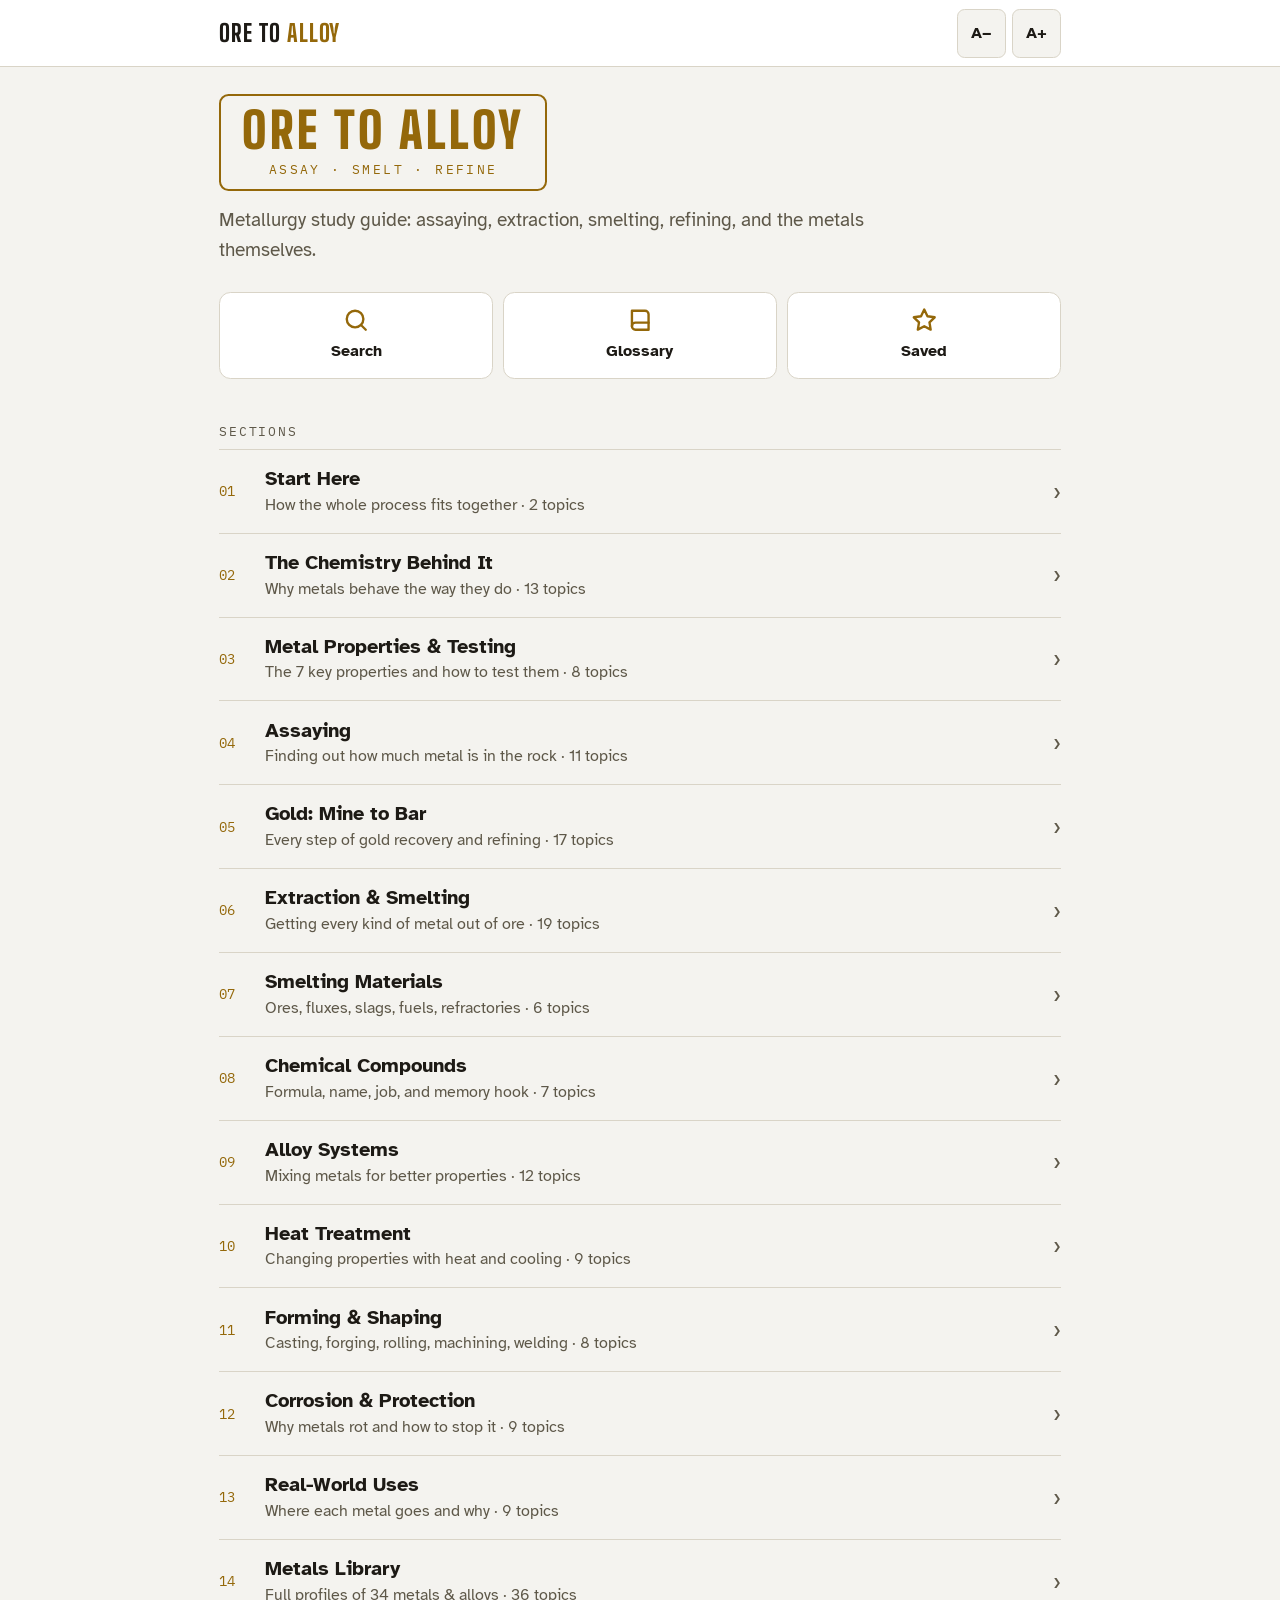
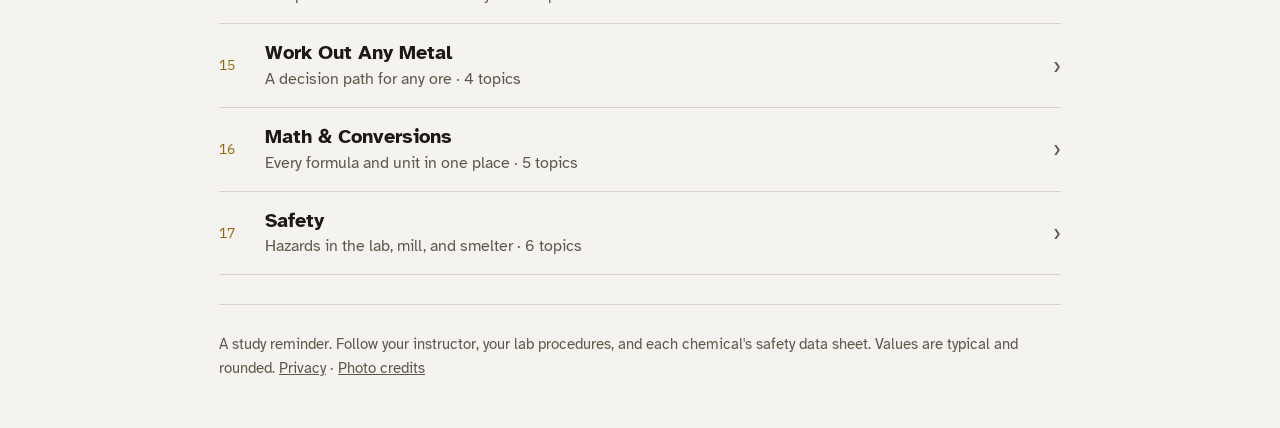
<file: index.html>
<!doctype html>
<html lang="en">
<head>
<meta charset="utf-8">
<meta name="viewport" content="width=device-width, initial-scale=1, viewport-fit=cover">
<title>Ore to Alloy</title>
<meta name="claude:viewport-fit-sides" content="cover">
<meta name="description" content="Free metallurgy study app: fire assaying, gold recovery from mine to 99.99% bar, smelting and refining of 34 metals, chemistry, alloys, heat treatment, corrosion, and a glossary.">
<meta name="theme-color" content="#1E1B16">
<meta name="apple-mobile-web-app-capable" content="yes">
<meta name="mobile-web-app-capable" content="yes">
<meta name="apple-mobile-web-app-title" content="Ore to Alloy">
<meta name="apple-mobile-web-app-status-bar-style" content="black-translucent">
<link rel="canonical" href="https://cloudstifa1-cpu.github.io/gold-forge/">
<meta property="og:type" content="website">
<meta property="og:title" content="Ore to Alloy — Metallurgy Study App">
<meta property="og:description" content="Free metallurgy study app: fire assaying, gold recovery from mine to 99.99% bar, smelting and refining of 34 metals, chemistry, alloys, heat treatment, corrosion, and a glossary.">
<meta property="og:url" content="https://cloudstifa1-cpu.github.io/gold-forge/">
<meta property="og:image" content="https://cloudstifa1-cpu.github.io/gold-forge/icon-512.png">
<meta name="twitter:card" content="summary">
<script type="application/ld+json">{"@context": "https://schema.org", "@type": "WebApplication", "name": "Ore to Alloy", "url": "https://cloudstifa1-cpu.github.io/gold-forge/", "description": "Free metallurgy study app: fire assaying, gold recovery from mine to 99.99% bar, smelting and refining of 34 metals, chemistry, alloys, heat treatment, corrosion, and a glossary.", "applicationCategory": "EducationalApplication", "operatingSystem": "Android, iOS, Windows, macOS", "isAccessibleForFree": true, "offers": {"@type": "Offer", "price": "0", "priceCurrency": "USD"}, "keywords": "metallurgy, fire assay, gold assay, smelting, refining, extractive metallurgy, heat treatment, study guide"}</script>
<link rel="manifest" href="manifest.webmanifest">
<link rel="icon" href="icon-192.png" type="image/png">
<link rel="apple-touch-icon" href="apple-touch-icon.png">
<link rel="preconnect" href="https://fonts.googleapis.com"><link rel="preconnect" href="https://fonts.gstatic.com" crossorigin><link rel="stylesheet" href="https://fonts.googleapis.com/css2?family=Atkinson+Hyperlegible:wght@400;700&family=Big+Shoulders+Display:wght@800;900&family=IBM+Plex+Mono:wght@400;700&display=swap">
<style>
:root{padding-top:env(safe-area-inset-top,0px);padding-bottom:env(safe-area-inset-bottom,0px)}
/* Layout: single column "assay ledger" — stamped bar header, big readable rows, slips for equations */
:root{
  --bg:#F4F3EF;        /* bone-ash cupel white */
  --surface:#FFFFFF;
  --sunk:#ECEAE3;
  --fg:#1D1A15;
  --muted:#5E5849;
  --line:#D9D4C7;
  --gold:#94680A;      /* deep fine-gold, readable on light */
  --gold-soft:#F3E6C2;
  --slag:#365565;      /* slag/steel blue for equations */
  --slag-soft:#E3ECF0;
  --warn:#9A2F1E;
  --warn-soft:#F8E4DE;
  --ok:#2E6B3A;
  --ok-soft:#DFF0E2;
  --f-display:"Big Shoulders Display","Arial Narrow","Roboto Condensed",sans-serif;
  --f-body:"Atkinson Hyperlegible",system-ui,-apple-system,"Segoe UI",Roboto,sans-serif;
  --f-mono:"IBM Plex Mono",ui-monospace,"SFMono-Regular",Menlo,Consolas,monospace;
  --fs:19px;
}
@media (prefers-color-scheme: dark){
  :root:not([data-theme="light"]){
    --bg:#14120E; --surface:#1E1B16; --sunk:#26221B; --fg:#F7F2E7; --muted:#DCD3C0; --line:#3A342A;
    --gold:#E3B847; --gold-soft:#3A2F14; --slag:#9DBACB; --slag-soft:#1C2A31;
    --warn:#F0937F; --warn-soft:#3A1C16; --ok:#8FD19E; --ok-soft:#173022; color-scheme:dark;
  }
}
:root[data-theme="dark"]{
  --bg:#14120E; --surface:#1E1B16; --sunk:#26221B; --fg:#F7F2E7; --muted:#DCD3C0; --line:#3A342A;
  --gold:#E3B847; --gold-soft:#3A2F14; --slag:#9DBACB; --slag-soft:#1C2A31;
  --warn:#F0937F; --warn-soft:#3A1C16; --ok:#8FD19E; --ok-soft:#173022; color-scheme:dark;
}
*{box-sizing:border-box}
html{font-size:var(--fs);-webkit-text-size-adjust:100%}
body{margin:0;background:var(--bg);color:var(--fg);font-family:var(--f-body);line-height:1.55;font-size:1rem;overflow-x:hidden}
body::before{content:"";position:fixed;inset:0 0 auto;height:env(safe-area-inset-top,0px);z-index:10;background:var(--surface)}
button,input{font:inherit;color:inherit}
button{cursor:pointer}
:focus-visible{outline:3px solid var(--gold);outline-offset:2px}
.wrap{max-width:46rem;margin:0 auto;padding-left:max(16px,env(safe-area-inset-left,0px));padding-right:max(16px,env(safe-area-inset-right,0px))}

/* Top bar */
.bar{position:sticky;top:env(safe-area-inset-top,0px);z-index:5;background:var(--surface);border-bottom:1px solid var(--line)}
.bar .wrap{display:flex;align-items:center;gap:.4rem;padding-block:.45rem;min-height:3.2rem}
.bar .back{border:0;background:none;font-size:1.5rem;line-height:1;padding:.3rem .5rem .3rem 0;color:var(--gold);min-width:2.6rem;min-height:2.6rem}
.bar .back[hidden]{display:none}
.brand{font-family:var(--f-display);font-weight:800;letter-spacing:.04em;text-transform:uppercase;font-size:1.25rem;flex:1;min-width:0;white-space:nowrap;overflow:hidden;text-overflow:ellipsis;border:0;background:none;text-align:left;padding:0}
.brand span{color:var(--gold)}
.sz{display:flex;gap:.3rem}
.sz button{border:1px solid var(--line);background:var(--bg);border-radius:.4rem;min-width:2.6rem;min-height:2.6rem;font-weight:700;font-size:.85rem}

/* Home hallmark */
.mark{padding-block:1.4rem 1rem}
.stamp{display:inline-flex;flex-direction:column;align-items:center;border:2px solid var(--gold);border-radius:.5rem;padding:.6rem 1.1rem .5rem;color:var(--gold)}
.stamp b{font-family:var(--f-display);font-size:2.6rem;line-height:.95;letter-spacing:.06em;text-transform:uppercase;font-weight:900}
.stamp small{font-family:var(--f-mono);font-size:.7rem;letter-spacing:.18em;margin-top:.25rem}
.mark p{margin:.8rem 0 0;color:var(--muted);max-width:34rem}

.tools{display:grid;grid-template-columns:repeat(3,1fr);gap:.5rem;padding-block:.4rem 1rem}
.tools button{border:1px solid var(--line);background:var(--surface);border-radius:.6rem;padding:.7rem .3rem;font-weight:700;font-size:.85rem;display:flex;flex-direction:column;align-items:center;gap:.25rem;min-height:4.2rem}
.tools svg{width:1.5rem;height:1.5rem;stroke:var(--gold);fill:none;stroke-width:2;stroke-linecap:round;stroke-linejoin:round}

.label{font-family:var(--f-mono);font-size:.7rem;letter-spacing:.14em;text-transform:uppercase;color:var(--muted);margin:1.2rem 0 .4rem}
.rows{list-style:none;margin:0;padding:0;border-top:1px solid var(--line)}
.rows li{border-bottom:1px solid var(--line)}
.rows button{width:100%;text-align:left;border:0;background:none;padding:.85rem 0;display:flex;align-items:center;gap:.8rem;min-height:3.4rem}
.rows .n{font-family:var(--f-mono);font-size:.75rem;color:var(--gold);min-width:1.6rem}
.rows .tx{flex:1;min-width:0}
.rows .tt{display:block;font-weight:700;font-size:1.05rem;line-height:1.3}
.rows .sb{display:block;color:var(--muted);font-size:.85rem;line-height:1.35;margin-top:.15rem}
.rows .ch{color:var(--muted);font-size:1.2rem}

/* Section header */
.head{padding-block:1.2rem .3rem}
.head h1{font-family:var(--f-display);font-weight:800;font-size:2.1rem;line-height:1.05;margin:0;text-wrap:balance;letter-spacing:.01em}
.head p{margin:.35rem 0 0;color:var(--muted)}
.crumb{font-family:var(--f-mono);font-size:.7rem;letter-spacing:.14em;text-transform:uppercase;color:var(--gold);border:0;background:none;padding:0;margin-bottom:.35rem;min-height:1.8rem}

/* Article */
.art{padding-block:.4rem 2rem}
.art h3{font-family:var(--f-display);font-weight:800;font-size:1.35rem;letter-spacing:.02em;margin:1.6rem 0 .4rem;text-wrap:balance;line-height:1.15}
.art p{margin:.6rem 0;max-width:40rem}
.art ul,.art ol{margin:.5rem 0;padding-left:1.4rem;max-width:40rem}
.art li{margin:.3rem 0;padding-left:.15rem}
.art ol li::marker{font-family:var(--f-mono);color:var(--gold);font-weight:700}
.art ul li::marker{color:var(--gold)}
.art strong{font-weight:700}
.eq{background:var(--slag-soft);color:var(--fg);border:1px solid var(--line);border-radius:.4rem;padding:.6rem .8rem;margin:.8rem 0;font-family:var(--f-mono);font-size:.88rem;line-height:1.6;overflow-x:auto}
.eq div{white-space:pre-wrap;word-break:break-word}
.warn{background:var(--warn-soft);border:1px solid var(--warn);border-radius:.4rem;padding:.65rem .8rem;margin:.9rem 0}
.warn::before{content:"SAFETY";display:block;font-family:var(--f-mono);font-size:.68rem;letter-spacing:.16em;color:var(--warn);font-weight:700;margin-bottom:.15rem}
.hl{background:var(--gold-soft);border-radius:.15rem;padding:0 .1rem}

.tbar{display:flex;gap:.5rem;align-items:center;margin-top:.6rem}
.star{border:1px solid var(--line);background:var(--surface);border-radius:2rem;padding:.35rem .9rem;font-size:.85rem;font-weight:700;min-height:2.6rem}
.star[aria-pressed="true"]{background:var(--gold-soft);border-color:var(--gold);color:var(--fg)}
.pager{display:grid;grid-template-columns:1fr 1fr;gap:.5rem;padding-block:1rem 2.5rem;border-top:1px solid var(--line)}
.pager button{border:1px solid var(--line);background:var(--surface);border-radius:.6rem;padding:.7rem .8rem;text-align:left;min-height:3.6rem;min-width:0}
.pager button:last-child{text-align:right}
.pager small{display:block;font-family:var(--f-mono);font-size:.68rem;letter-spacing:.12em;text-transform:uppercase;color:var(--muted)}
.pager span{display:block;font-weight:700;font-size:.9rem;line-height:1.3;overflow-wrap:anywhere}

/* Search & glossary */
.field{width:100%;border:2px solid var(--line);background:var(--surface);border-radius:.6rem;padding:.75rem .9rem;font-size:1.05rem;margin-top:.6rem}
.field:focus{border-color:var(--gold);outline:none}
.hits{list-style:none;margin:.8rem 0 2rem;padding:0;border-top:1px solid var(--line)}
.hits li{border-bottom:1px solid var(--line)}
.hits button{width:100%;text-align:left;border:0;background:none;padding:.8rem 0;min-height:3rem}
.hits .ht{display:block;font-weight:700}
.hits .hs{display:block;font-family:var(--f-mono);font-size:.68rem;letter-spacing:.12em;text-transform:uppercase;color:var(--gold);margin-bottom:.15rem}
.hits .hx{display:block;color:var(--muted);font-size:.88rem;margin-top:.2rem}
.gl dt{font-weight:700;margin-top:.9rem}
.gl dd{margin:.15rem 0 0;color:var(--fg);padding-bottom:.9rem;border-bottom:1px solid var(--line)}
.empty{color:var(--muted);padding-block:1rem}
.letters{display:flex;flex-wrap:wrap;gap:.3rem;margin-top:.7rem}
.letters button{border:1px solid var(--line);background:var(--surface);border-radius:.35rem;min-width:2.3rem;min-height:2.3rem;font-family:var(--f-mono);font-size:.8rem;font-weight:700}

/* Quiz */
.chips{display:flex;flex-wrap:wrap;gap:.4rem;margin-top:.6rem}
.chips button{border:1px solid var(--line);background:var(--surface);border-radius:2rem;padding:.45rem .85rem;font-size:.85rem;min-height:2.6rem}
.chips button[aria-pressed="true"]{background:var(--fg);color:var(--bg);border-color:var(--fg)}
.qcard{margin-block:1rem 2rem}
.qmeta{display:flex;justify-content:space-between;font-family:var(--f-mono);font-size:.72rem;letter-spacing:.12em;text-transform:uppercase;color:var(--muted);font-variant-numeric:tabular-nums}
.qq{font-size:1.2rem;font-weight:700;line-height:1.35;margin:.6rem 0 .9rem;text-wrap:balance}
.opts{display:flex;flex-direction:column;gap:.5rem}
.opts button{border:2px solid var(--line);background:var(--surface);border-radius:.6rem;padding:.8rem .9rem;text-align:left;min-height:3.2rem;line-height:1.35}
.opts button.right{border-color:var(--ok);background:var(--ok-soft)}
.opts button.wrong{border-color:var(--warn);background:var(--warn-soft)}
.opts button:disabled{cursor:default;opacity:1}
.fb{margin-top:.9rem;padding:.7rem .85rem;border-radius:.5rem;background:var(--sunk)}
.fb b{display:block;font-family:var(--f-mono);font-size:.72rem;letter-spacing:.14em;text-transform:uppercase}
.fb.ok b{color:var(--ok)} .fb.no b{color:var(--warn)}
.next{margin-top:1rem;width:100%;border:0;background:var(--gold);color:var(--bg);border-radius:.6rem;padding:.85rem;font-weight:700;font-size:1.05rem;min-height:3.2rem}
.ord{list-style:none;padding:0;margin:.4rem 0 .8rem;counter-reset:o}
.ord li{counter-increment:o;display:flex;gap:.6rem;align-items:baseline;padding:.45rem .2rem;border-bottom:1px dashed var(--line)}
.ord li::before{content:counter(o);font-family:var(--f-mono);font-weight:700;color:var(--gold);min-width:1.3rem}
.ord li.right::after{content:"✓";color:var(--ok);margin-left:auto;font-weight:700}
.ord li.wrong::after{content:"✗";color:var(--warn);margin-left:auto;font-weight:700}
.ordhint{color:var(--muted);font-size:.85rem}
.ghost{border:1px solid var(--line);background:none;border-radius:.6rem;padding:.6rem .9rem;margin-top:.6rem;min-height:2.8rem}
.score{font-family:var(--f-display);font-weight:900;font-size:3.4rem;color:var(--gold);line-height:1;font-variant-numeric:tabular-nums}

.foot{padding-block:1.5rem 2.5rem;color:var(--muted);font-size:.8rem;border-top:1px solid var(--line);margin-top:1.5rem}
@media (max-width:380px){.tools button{font-size:.75rem}.stamp b{font-size:2.1rem}}
@media (prefers-reduced-motion:no-preference){.view{animation:in .18s ease-out}@keyframes in{from{opacity:.4;transform:translateY(4px)}to{opacity:1;transform:none}}}

/* Photos */
.rows .thumb{width:3.4rem;height:3.4rem;object-fit:cover;border-radius:.45rem;flex:none;background:var(--sunk);border:1px solid var(--line)}
.gal{display:flex;gap:.7rem;overflow-x:auto;scroll-snap-type:x mandatory;padding-block:.9rem .2rem;margin-inline:-4px;padding-inline:4px;-webkit-overflow-scrolling:touch}
.gal figure{margin:0;flex:0 0 82%;scroll-snap-align:start;min-width:0}
.gal.one figure{flex-basis:100%}
.gal .ph{display:block;width:100%;padding:0;border:1px solid var(--line);border-radius:.6rem;overflow:hidden;background:var(--sunk);aspect-ratio:4/3;max-width:100%}
.gal img{width:100%;height:100%;object-fit:cover;display:block}
.gal figcaption{font-size:.85rem;line-height:1.35;margin-top:.35rem;color:var(--fg)}
.galhint{font-family:var(--f-mono);font-size:.68rem;letter-spacing:.1em;text-transform:uppercase;color:var(--muted);margin:.35rem 0 0}
.lb{position:fixed;inset:0;z-index:50;background:rgba(10,9,7,.96);display:flex;flex-direction:column;justify-content:center;align-items:center;gap:.8rem;
  padding:max(16px,env(safe-area-inset-top,0px)) max(16px,env(safe-area-inset-right,0px)) max(16px,env(safe-area-inset-bottom,0px)) max(16px,env(safe-area-inset-left,0px))}
.lb[hidden]{display:none}
.lb img{max-width:100%;max-height:70vh;object-fit:contain;border-radius:.4rem}
.lbx{position:absolute;top:max(12px,env(safe-area-inset-top,0px));right:max(12px,env(safe-area-inset-right,0px));border:1px solid #6b6252;background:#1E1B16;color:#F7F2E7;border-radius:2rem;padding:.5rem 1rem;font-weight:700;min-height:2.8rem}
.lbc{color:#F7F2E7;text-align:center;max-width:36rem;display:flex;flex-direction:column;gap:.3rem}
.lbc b{font-size:1.05rem}
.lbc span{font-size:.8rem;color:#E4DCCB}
.lbc a{color:#E3B847}
.cr{display:flex;gap:.8rem;align-items:center;padding:.6rem 0;color:inherit;text-decoration:none}
.cr img{width:3.2rem;height:3.2rem;object-fit:cover;border-radius:.4rem;flex:none}
.cr .ht{display:block;font-weight:700}
.cr .hx{display:block;color:var(--muted);font-size:.8rem;overflow-wrap:anywhere}

/* Diagrams */
.dia{margin:1rem 0 .4rem;padding:.6rem;border:1px solid var(--line);border-radius:.6rem;background:var(--surface);overflow-x:auto}
.dia svg{display:block;width:100%;height:auto;min-width:300px}
.dia figcaption{font-size:.85rem;margin-top:.4rem;color:var(--fg)}
.dia text{fill:var(--fg);font-family:var(--f-body)}
.dia .mu{fill:var(--muted)}
.dia .ln{fill:none;stroke:var(--fg);stroke-width:1.4}
.dia .ln2{fill:none;stroke:var(--fg);stroke-width:2.4}
.dia .bx{fill:var(--sunk);stroke:var(--fg);stroke-width:1.4}
.dia .gdf{fill:var(--gold)} .dia .gdt{fill:var(--gold)}
.dia .slf{fill:var(--slag)}
.dia .pb{fill:#6C7279} .dia .ag{fill:#D8DCE0;stroke:var(--gold);stroke-width:2}
.dia .cupel{fill:#E9E4D6;stroke:var(--fg)}
.dia .acid{fill:var(--slag-soft);stroke:none}
.dia .acid2{stroke:var(--slag);stroke-width:10;stroke-linecap:round}
.dia .fe{fill:#E8742A}
.dia .atom{fill:var(--slag);stroke:var(--surface);stroke-width:1}
.dia .atom2{fill:var(--gold);stroke:var(--surface);stroke-width:1}
.dia .froth{fill:var(--gold-soft)}
.dia .bub{fill:none;stroke:var(--slag);stroke-width:1.5}
.dia .imp{fill:#B87333;stroke:var(--fg)} .dia .inert{fill:#8C939A;stroke:var(--fg)} .dia .cath{fill:#D9824A;stroke:var(--fg)}
.dia .slime{stroke:var(--gold);stroke-width:5;stroke-linecap:round}
.dia .liner{stroke:var(--fg);stroke-width:4}
.dia .orepile{fill:var(--sunk);stroke:var(--fg);stroke-width:1.4}
.dia .mu-f{fill:var(--muted)}
.dia .drop{stroke:var(--slag);stroke-width:3;stroke-linecap:round}
.dia .stop-w{stop-color:var(--warn)} .dia .stop-o{stop-color:var(--ok)}
.dia .wt{fill:var(--warn)} .dia .okt{fill:var(--ok)}
.dia .wbar{fill:#B3361F} .dia .midbar{fill:var(--sunk);stroke:var(--line)} .dia .okbar{fill:#2E8B4A}
.dia .mbar{fill:var(--slag)}
.dia .curve{fill:none;stroke:var(--gold);stroke-width:3}
.dia .wdf{fill:var(--warn)}

</style>
</head>
<body>
<div class="bar"><div class="wrap">
<button class="back" id="back" aria-label="Back" hidden>‹</button>
<button class="brand" id="brand" aria-label="Home">Ore to <span>Alloy</span></button>
<div class="sz"><button id="aminus" aria-label="Smaller text">A−</button><button id="aplus" aria-label="Bigger text">A+</button></div>
</div></div>
<main id="app"></main>
<noscript><p style="padding:16px">Ore to Alloy needs JavaScript turned on.</p></noscript>
<script>
window.GF={sections:[],glossary:[],sec:function(s){this.sections.push(s);}};

GF.sec({id:'start', title:'Start Here', sub:'How the whole process fits together', topics:[
{t:'The Big Picture: Ground to Bar', b:`
Every metal follows the same basic road from the ground to a finished part.

1. **Find it** — locate the deposit and take samples
2. **Measure it** — assay the samples to learn the grade (how much metal per ton)
3. **Mine it** — dig the ore out
4. **Prepare it** — crush and grind it fine (comminution)
5. **Concentrate it** — separate metal-rich minerals from waste rock (gangue)
6. **Extract it** — use heat (smelting), water chemistry (leaching), or electricity to free the metal
7. **Refine it** — remove the last impurities
8. **Shape it** — cast, roll, forge, or machine it
9. **Treat it** — alloy and heat treat it for the right properties
10. **Protect it** — stop corrosion

# The three branches of extractive metallurgy
- **Pyrometallurgy** — uses heat (roasting, smelting, converting, fire refining)
- **Hydrometallurgy** — uses water-based solutions (leaching, solvent extraction, precipitation)
- **Electrometallurgy** — uses electric current (electrowinning, electrorefining, molten-salt electrolysis)

Most real plants use more than one. A typical gold plant is hydromet (cyanide leach), then electromet (electrowinning), then pyromet (smelting to doré).

# Physical vs extractive metallurgy
- **Extractive metallurgy** — getting metal out of ore (assaying, mining, milling, smelting, refining)
- **Physical metallurgy** — what happens inside the metal after (structure, alloys, heat treatment, properties)
- **Mechanical metallurgy** — how metal behaves under force (forming, testing, failure)
`},
{t:'How to Use Ore to Alloy', b:`
- Tap a section on the home screen, then a topic.
- Use **Search** to find any term, metal, mineral, or formula.
- **A−** and **A+** at the top change the text size. Your choice is remembered.
- **Glossary** has short definitions of every term.
- **Saved** keeps topics you star for quick review.
- Works with no signal once it has been opened one time.

! This app is a study reminder. Always follow your instructor, your lab's written procedures, and the safety data sheet (SDS) for every chemical. Temperatures and amounts given are typical values; real plants and labs adjust them.
`}
]});

GF.sec({id:'why', title:'The Chemistry Behind It', sub:'Why metals behave the way they do', topics:[
{t:'Redox: Why Extraction Is Called "Reduction"', b:`
In nature most metals are not loose metal. They are bonded to oxygen (oxides), sulfur (sulfides), carbonate, silicate, or chlorine. The metal atom has **given away electrons** and sits as a positive ion (for example Fe³⁺ in Fe₂O₃).

- **Oxidation** = losing electrons
- **Reduction** = gaining electrons

Memory hook: **OIL RIG** — Oxidation Is Loss, Reduction Is Gain.

To get metal back, the metal ion must get its electrons back. That is why extraction is called **reduction**.

> Fe³⁺ + 3e⁻ → Fe   (iron is reduced)
> C + O₂ → CO₂   (carbon is oxidized)

The substance that gives the electrons is the **reducing agent**. The substance that takes electrons is the **oxidizing agent**.

# Three ways to supply the electrons
- **A chemical reducing agent** — carbon or carbon monoxide in a blast furnace, hydrogen for tungsten and molybdenum
- **A more reactive metal** — magnesium reduces titanium chloride (Kroll process); aluminum reduces chromium oxide (thermite)
- **Electricity** — electrons pushed in directly at a cathode (aluminum, zinc, copper, gold electrowinning)

# Oxidation numbers (quick rules)
- Pure element = 0 (Au, Fe, O₂)
- Oxygen in compounds = −2 (except peroxides)
- Hydrogen = +1 with nonmetals
- Group 1 metals (Na, K) = +1; Group 2 (Mg, Ca) = +2
- The numbers in a neutral compound add to zero

Example: Fe₂O₃ → 3 oxygens × (−2) = −6, so 2 irons = +6, each Fe = +3. That's why it is called iron(**III**) oxide.

# Gold is the exception
Gold is so unreactive it is usually found **native** (already metal). The job with gold is separating it from rock, not reducing it. When gold is dissolved (by cyanide or aqua regia), it is oxidized to Au⁺ or Au³⁺ and must be reduced back to metal later.
`},
{t:'Reactivity Series', b:`
Metals ranked by how strongly they give up electrons (how easily they oxidize). The higher a metal is, the harder it is to extract and the more easily it corrodes.

1. Potassium (K)
2. Sodium (Na)
3. Lithium (Li)
4. Calcium (Ca)
5. Magnesium (Mg)
6. Aluminum (Al)
7. Titanium (Ti) — behaves like aluminum for extraction
8. **Carbon (C) — reference point**
9. Zinc (Zn)
10. Chromium (Cr)
11. Iron (Fe)
12. Nickel (Ni)
13. Tin (Sn)
14. Lead (Pb)
15. **Hydrogen (H) — reference point**
16. Copper (Cu)
17. Mercury (Hg)
18. Silver (Ag)
19. Platinum (Pt)
20. Gold (Au)

Hook: **"Please Send Lions, Cats, Monkeys And Tigers; Careful Zebras Can't Inspect Nice Tasty Lunches; Happy Cows Make Super Pretty Gold."**

# What it tells you
- **Above carbon**: carbon can't reduce their oxides at practical temperatures → **electrolysis** or reduction by a more reactive metal.
- **Below carbon**: can be **smelted with carbon/coke**.
- **Below hydrogen** (Cu, Hg, Ag, Pt, Au): won't dissolve in plain non-oxidizing acids like dilute HCl; often found native.
- A more reactive metal pushes a less reactive one out of solution. This is **cementation** (displacement):

> Zn + 2Au(CN)₂⁻ → 2Au + Zn(CN)₄²⁻   (Merrill-Crowe gold recovery)
> Fe + Cu²⁺ → Fe²⁺ + Cu   (copper cementation on scrap iron)

! Titanium sits near aluminum chemically but forms titanium carbide with carbon, which is another reason it cannot be carbon-smelted.
`},
{t:'Ellingham Diagram: Why Carbon Works on Some Ores', b:`
An Ellingham diagram plots how stable each metal oxide is (its standard free energy of formation, ΔG°) against temperature. All lines are drawn per mole of O₂ so they can be compared.

- **Lower line = more stable oxide = harder to reduce.**
- Any element whose line sits **below** an oxide's line at a given temperature can reduce that oxide.

Memory hook: **"Lower wins."** The lower line steals the oxygen.

# The key trick: carbon's line slopes down
Most metal-oxide lines slope **upward** because making a solid oxide uses up oxygen gas (entropy drops).

The line for 2C + O₂ → 2CO slopes **downward** because 1 mole of O₂ gas becomes 2 moles of CO gas (entropy rises). From ΔG = ΔH − TΔS, a positive ΔS means ΔG falls as temperature rises.

So the hotter the furnace, the stronger carbon becomes as a reducing agent.

# What the chart explains
- **Iron oxide**: carbon's line drops below it at blast-furnace temperatures → coke smelting works.
- **Zinc oxide**: carbon works only above roughly 1000 °C, and zinc boils at 907 °C, so zinc comes off as vapor and must be condensed (or zinc is made by electrolysis instead).
- **Copper, lead, nickel oxides**: high on the chart → easy to reduce.
- **Aluminum, magnesium, titanium, calcium oxides**: near the bottom → carbon would need impractical temperatures → **electrolysis or metallothermic reduction**.
- **Silver and gold oxides**: so unstable they fall apart on gentle heating. That's why these metals stay metallic in a fire assay.

# Partial pressure and gas ratios
Many diagrams have extra scales for the CO/CO₂ and H₂/H₂O ratio needed to reduce an oxide at a given temperature. A higher CO/CO₂ ratio means a stronger reducing atmosphere.
`},
{t:'Metallic Bonding: Why Metals Act Like Metals', b:`
Metal atoms release their outer electrons into a shared **"sea of electrons"** that moves freely around a lattice of positive ions.

That one idea explains the main metal properties:
- **Conducts electricity** — free electrons carry charge
- **Conducts heat** — free electrons carry vibration energy quickly
- **Shiny (luster)** — free electrons absorb and re-emit light
- **Malleable & ductile** — layers of atoms can slide without breaking the bond, because the electron sea isn't tied to one spot
- **Opaque** — electrons absorb visible light

# Compared to ores, slags, and ceramics
Ores, slags, and oxides are mostly **ionic** or **covalent**. Electrons are locked in place, so they are brittle, don't conduct when solid, and can't bend. That's why ore shatters in a crusher and metal bends.

# Why gold is yellow and copper is red
In gold and copper, electrons absorb some blue light, so reflected light looks yellow or reddish. For gold this comes from relativistic effects on its electrons (heavy nucleus, fast inner electrons). Silver reflects all colors evenly, so it looks white.
`},
{t:'Crystal Structures (BCC, FCC, HCP)', b:`
Solid metal atoms stack in a repeating 3D pattern called a **crystal lattice**. The smallest repeating box is the **unit cell**.

# BCC — Body-Centered Cubic
An atom at each cube corner plus one in the center.
- Examples: iron at room temperature (ferrite, α-iron), chromium, tungsten, molybdenum, vanadium, lithium
- Strong; can turn brittle in the cold (ductile-to-brittle transition)
- Packing: 68%

# FCC — Face-Centered Cubic
An atom at each corner plus one in the center of each face.
- Examples: gold, silver, copper, aluminum, nickel, lead, platinum, palladium, iron at 912–1394 °C (austenite, γ-iron)
- Many slip planes (12 slip systems) → very ductile, stays tough in the cold
- Packing: 74%
- Gold is FCC, which is why it can be beaten into leaf about 0.1 micron thick

# HCP — Hexagonal Close-Packed
Stacked layers of hexagons.
- Examples: zinc, magnesium, titanium (below 882 °C), cobalt, cadmium, beryllium, zirconium
- Few easy slip systems → harder to form cold; often worked warm or hot
- Packing: 74%

# Allotropy (polymorphism)
Some metals change crystal structure with temperature. Iron is the most important:
- Below 912 °C: BCC (alpha ferrite)
- 912–1394 °C: FCC (austenite)
- 1394–1538 °C: BCC (delta ferrite)
- Above 1538 °C: liquid

FCC austenite holds far more carbon than BCC ferrite. That single fact is what makes steel heat treatment possible.

Other allotropic metals: titanium (HCP → BCC at 882 °C), cobalt, tin (white tin turns to brittle gray tin below 13 °C — "tin pest").

Hook: **"Face-centered = Flexible. Body-centered = Brawny. Hexagonal = Hard to bend."**
`},
{t:'Grains, Dislocations & Defects', b:`
# Grains
Real metal is not one crystal. It is millions of small crystals called **grains**. Where they meet are **grain boundaries**.
- Fine grains → stronger and tougher (boundaries block slip). This is the **Hall-Petch relationship**.
- Coarse grains → softer and weaker, but better creep resistance at high heat.
- Grain size is reported as an **ASTM grain size number** — a higher number means finer grains.

# Dislocations
A **dislocation** is a line defect — like an extra half-sheet of atoms jammed into the crystal. Metals bend because dislocations glide, letting atoms slip one row at a time instead of the whole plane at once (like moving a rug by pushing a wrinkle across it).
- **More dislocations tangled together = harder and stronger, less ductile.** This is **work hardening (strain hardening)** — why a bent paperclip gets stiff, then snaps.
- **Annealing** lets atoms rearrange, new strain-free grains grow (recrystallization), and the metal goes soft again.

# Point defects
- **Vacancies** — missing atoms; they let atoms diffuse
- **Interstitial atoms** — small atoms (C, N, H, B) squeezed between metal atoms. Carbon in iron is interstitial.
- **Substitutional atoms** — alloy atoms of similar size replacing host atoms (Zn in Cu = brass, Ni in Fe)

# Other features
- **Precipitates** — tiny particles of a second phase that pin dislocations (age hardening)
- **Inclusions** — non-metal particles (oxides, sulfides, slag) left from steelmaking; usually harmful
- **Porosity** — gas or shrinkage holes in castings

# Every strengthening method does one thing
Every way to strengthen a metal works by **blocking dislocation movement**:
1. Grain refinement
2. Work hardening (cold working)
3. Solid-solution strengthening (alloying)
4. Precipitation (age) hardening
5. Phase transformation (martensite in steel)
`},
{t:'Diffusion: Why Heat Treatment Takes Time', b:`
**Diffusion** is atoms moving through a solid. Atoms jump into vacancies or between other atoms.

- Speed rises **exponentially** with temperature (Arrhenius behavior). A modest temperature increase can make diffusion many times faster.
- Small atoms (carbon, nitrogen, hydrogen) diffuse far faster than big ones (chromium, nickel).
- Diffusion is faster along grain boundaries than through grains.

# Fick's laws (concept)
- Atoms move from high concentration to low concentration.
- Depth of diffusion grows with the **square root of time**. Doubling the case depth in carburizing takes about **four times** as long.

# Where it matters
- **Soaking time** — carbon needs time to spread evenly through austenite
- **Carburizing / nitriding** — carbon or nitrogen diffuses into the steel surface
- **Homogenizing** castings — evens out chemical segregation
- **Sintering** — powder particles bond by diffusion
- **Quenching** works by *stopping* diffusion: cooling so fast carbon can't escape, so it gets trapped (martensite)
- **Hydrogen embrittlement** — hydrogen diffuses in quickly and cracks high-strength steel

Shop rule of thumb: soak about **1 hour per inch (25 mm) of thickness** once the part is at temperature. Always check the steel's data sheet.
`},
{t:'Iron-Carbon Phase Diagram', b:`
The most important chart in metallurgy. It shows which phases exist in iron-carbon alloys at each temperature and carbon content, under slow (equilibrium) cooling.

# The phases
- **Ferrite (α)** — BCC iron; holds at most about 0.022% carbon. Soft, ductile, magnetic.
- **Austenite (γ)** — FCC iron; holds up to about 2.1% carbon. Exists at high temperature in plain steel. Non-magnetic.
- **Cementite (Fe₃C)** — iron carbide, 6.67% carbon. Very hard and brittle.
- **Pearlite** — layered plates of ferrite and cementite formed from austenite at 727 °C on slow cooling. Looks like mother-of-pearl under a microscope. Not a phase but a **microconstituent**.
- **Ledeburite** — eutectic mix in cast irons.
- **Martensite** — not on the equilibrium diagram (needs fast cooling). Carbon trapped in a strained body-centered tetragonal (BCT) lattice. Very hard, brittle.
- **Bainite** — forms at intermediate cooling rates or isothermal holds; strong and tough.

# The key points
- **Eutectoid**: 0.76% C at 727 °C → austenite turns to 100% pearlite
- **Eutectic**: 4.3% C at 1147 °C → liquid turns to austenite + cementite
- **Steel** = up to about 2.1% C. **Cast iron** = over about 2.1% C (usually 2–4%).
- **Hypoeutectoid** steel (under 0.76% C): ferrite + pearlite
- **Hypereutectoid** steel (over 0.76% C): pearlite + cementite

# Critical temperature lines
- **A1** — 727 °C; lowest temperature where austenite can exist
- **A3** — upper critical line for hypoeutectoid steels; above it, all austenite
- **Acm** — upper critical line for hypereutectoid steels
- **A2** — 770 °C; Curie point where iron stops being magnetic (useful shop check: when a magnet stops sticking you're near hardening temperature for many plain carbon steels)

Heat treaters **austenitize** by heating above A3 (or just above A1 for high-carbon steels) so carbon dissolves. What happens on cooling decides the properties.

# Lever rule
In a two-phase region, draw a horizontal line (tie line) at the temperature. The fraction of each phase is the length of the **opposite** segment divided by the total length.

Example: slow-cooled 0.40% C steel just below 727 °C:
> Pearlite fraction = (0.40 − 0.022) ÷ (0.76 − 0.022) ≈ 0.51 → about 51% pearlite, 49% ferrite

Hook: **"Ferrite is Free of carbon, Austenite Accepts it, Cementite is Carbide."**
`},
{t:'TTT & CCT Diagrams: Cooling Rate Decides Everything', b:`
A **TTT (time-temperature-transformation)** diagram shows what austenite turns into if held at one temperature. A **CCT (continuous cooling transformation)** diagram shows the same for real continuous cooling. Both have a "C" or "nose" shape.

# Cooling rate → result (plain carbon steel)
- **Furnace cool (slowest)** → coarse pearlite → soft (annealing)
- **Still air** → fine pearlite → stronger (normalizing)
- **Oil** → mix of fine pearlite, bainite, martensite
- **Water or brine (fastest)** → martensite → hardest

To get full martensite you must cool past the **nose** of the curve before pearlite starts. For plain carbon steel the nose is around one second, so it needs water.

# Hardenability
**Alloying elements (Cr, Mo, Mn, Ni, B) push the nose to the right**, giving more time. Slower quenches can still fully harden. This is **hardenability** — how deep a steel can harden — not the same as hardness.
- This is why oil-hardening (O1) and air-hardening (A2) tool steels exist.
- Measured by the **Jominy end-quench test**: a bar is heated, one end is sprayed with water, and hardness is measured along its length.

# Martensite temperatures
- **Ms** — martensite start
- **Mf** — martensite finish
Higher carbon lowers Ms and Mf. If Mf is below room temperature, some austenite stays untransformed (**retained austenite**) — fixed by sub-zero (cryogenic) treatment or tempering.
`},
{t:'Electrochemistry Basics', b:`
Electrochemistry links chemistry and electricity. It drives corrosion, electrowinning, electrorefining, plating, and anodizing.

# The cell
- **Anode** — where **oxidation** happens (metal loses electrons, dissolves or corrodes)
- **Cathode** — where **reduction** happens (ions gain electrons; metal deposits)
- **Electrolyte** — liquid that carries ions between them
- **External circuit** — wire carrying electrons

Hook: **"An Ox, Red Cat"** — ANode = OXidation, REDuction = CAThode.

# Two kinds of cells
- **Galvanic cell** — makes its own electricity from a natural reaction (batteries, corrosion). Anode is negative.
- **Electrolytic cell** — you push current in to force a reaction (aluminum smelting, electrowinning, plating). Anode is positive.

# Electrowinning vs electrorefining
- **Electrowinning** — metal comes **out of solution** onto the cathode; anode is inert (lead alloy or stainless). Used for gold from strip solution, zinc, copper SX-EW.
- **Electrorefining** — an **impure metal anode dissolves** and pure metal plates on the cathode; impurities fall as **anode slime**. Used for copper, lead, silver, gold (Wohlwill).

# Faraday's law
Metal deposited is proportional to charge passed.

> mass (g) = (I × t × M) ÷ (n × F)

- I = current in amps; t = time in seconds
- M = molar mass (g/mol); n = electrons per ion
- F = 96,485 coulombs per mole of electrons

Per 1 amp-hour at 100% efficiency:
- Gold from Au(CN)₂⁻ (n = 1): about **7.35 g**
- Silver (n = 1): about **4.02 g**
- Copper from Cu²⁺ (n = 2): about **1.19 g**
- Zinc (n = 2): about **1.22 g**

Real cells run below 100% **current efficiency** because some current makes hydrogen gas or other side reactions.

# Standard electrode potentials (E°)
More negative = more reactive (wants to oxidize).
- Mg²⁺/Mg: −2.37 V
- Al³⁺/Al: −1.66 V
- Zn²⁺/Zn: −0.76 V
- Fe²⁺/Fe: −0.44 V
- Ni²⁺/Ni: −0.25 V
- Sn²⁺/Sn: −0.14 V
- Pb²⁺/Pb: −0.13 V
- 2H⁺/H₂: 0.00 V (reference)
- Cu²⁺/Cu: +0.34 V
- Ag⁺/Ag: +0.80 V
- Au³⁺/Au: +1.50 V

In cyanide, gold's potential drops a lot (Au(CN)₂⁻/Au is about −0.6 V). That's the whole reason cyanide can dissolve gold with just air.
`},
{t:'Thermodynamics vs Kinetics', b:`
- **Thermodynamics** answers: *Can* this reaction happen? (Is ΔG negative?)
- **Kinetics** answers: *How fast* will it happen?

# Gibbs free energy
> ΔG = ΔH − TΔS
- ΔH = heat released or absorbed (enthalpy)
- ΔS = change in disorder (entropy)
- T = temperature in kelvin (°C + 273)
- **Negative ΔG** → reaction can go on its own

# Examples
- Aluminum is very reactive (thermodynamics says it should corrode fast), but a thin Al₂O₃ film forms and stops it (kinetics). Same reason stainless steel resists rust.
- Diamond should slowly turn to graphite, but at room temperature it never does in practice.

# Things that speed up reactions
- Higher temperature
- Smaller particles (more surface area) — why ore is ground fine before leaching
- Higher reagent concentration
- Stirring / agitation (brings fresh reagent to the surface)
- More oxygen (gold leaching is often limited by dissolved oxygen)
- Catalysts

# Exothermic vs endothermic
- **Exothermic** — gives off heat (combustion of coke, thermite, roasting sulfides, converting matte)
- **Endothermic** — absorbs heat (limestone breaking into lime, melting, the C + CO₂ → 2CO reaction)
Sulfide roasting and matte converting are so exothermic they often need little or no extra fuel. **Flash smelting** of copper uses this.
`},
{t:'Acids, Bases & pH', b:`
- **pH** measures hydrogen ion concentration. 0–6 acidic, 7 neutral, 8–14 basic (alkaline).
- Each pH unit is a **10× change**. pH 4 is ten times more acidic than pH 5.

# Why pH matters in metallurgy
- **Cyanide leaching** runs at **pH 10–11**. Hydrogen cyanide (HCN) has a pKa of about 9.2; below that, deadly HCN gas forms. Lime (CaO) keeps pH high.
- **Copper heap leaching** uses sulfuric acid at about pH 1.5–2.
- **Flotation** uses lime to adjust pH and depress pyrite.
- **Precipitation**: raising pH makes many metals drop out as hydroxides (Fe(OH)₃ at low pH, Cu and Zn higher). Used to clean wastewater.

# Neutralization
> Acid + Base → Salt + Water
> HCl + NaOH → NaCl + H₂O
> H₂SO₄ + Ca(OH)₂ → CaSO₄ + 2H₂O (lime neutralizing acid mine water, making gypsum)

# Strong vs weak
- **Strong acids** fully split into ions: HCl, H₂SO₄, HNO₃
- **Weak acids** partly split: HCN, acetic acid
- **Strong bases**: NaOH, KOH
- **Weak bases**: NH₃ (ammonia)

! Always add **acid to water**, never water to acid — the heat can boil the water and spray acid. Hook: **"Do what you oughta, add acid to water."**
`},
{t:'Stoichiometry: Doing the Math on a Reaction', b:`
A balanced equation tells you exactly how much of each material reacts.

# Steps
1. Balance the equation.
2. Convert the mass you have to **moles** (mass ÷ molar mass).
3. Use the **mole ratio** from the equation.
4. Convert back to mass (moles × molar mass).

# Example: How much iron from 1 tonne of pure hematite?
> Fe₂O₃ + 3CO → 2Fe + 3CO₂
- Molar mass Fe₂O₃ = 2(55.85) + 3(16.00) = 159.7 g/mol
- Mass of 2 Fe = 111.7 g
- Fraction iron = 111.7 ÷ 159.7 = **0.699 (69.9%)**
- 1 tonne Fe₂O₃ → about **0.70 tonne iron**

# Example: Theoretical metal in a mineral
- Chalcopyrite CuFeS₂: 63.55 ÷ 183.5 = **34.6% Cu**
- Galena PbS: 207.2 ÷ 239.3 = **86.6% Pb**
- Sphalerite ZnS: 65.38 ÷ 97.45 = **67.1% Zn**
- Cassiterite SnO₂: 118.7 ÷ 150.7 = **78.8% Sn**

Useful when you know how much mineral is in the ore and want the metal.

# Common molar masses (g/mol)
H 1.008 · C 12.01 · N 14.01 · O 16.00 · Na 22.99 · Mg 24.31 · Al 26.98 · Si 28.09 · S 32.07 · Cl 35.45 · K 39.10 · Ca 40.08 · Ti 47.87 · Cr 52.00 · Fe 55.85 · Ni 58.69 · Cu 63.55 · Zn 65.38 · Ag 107.87 · Sn 118.71 · Pt 195.08 · Au 196.97 · Hg 200.59 · Pb 207.2
`}
]});

GF.sec({id:'props', title:'Metal Properties & Testing', sub:'The 7 key properties and how to test them', topics:[
{t:'What Is a Metal? What Is an Ore?', b:`
# A metal
- Conducts heat
- Conducts electricity
- Malleable (hammers flat) and ductile (draws into wire)
- Shiny (metallic luster)
- Held together by metallic bonds
- Forms positive ions; its oxides are usually basic

# An ore
A rock or mineral deposit that contains a metal (or metal compound) in a high enough amount to **mine at a profit**. Whether rock is "ore" depends on the metal price and mining cost — when the price rises, more rock becomes ore.

- **Mineral** — a natural solid with a definite chemical formula and crystal structure (chalcopyrite CuFeS₂)
- **Ore mineral** — the mineral that carries the metal
- **Gangue** — the worthless minerals mixed in (quartz, calcite, feldspar)
- **Native metal** — metal found uncombined (gold, silver, copper, platinum)

# Why metals behave differently
- Atomic structure and size
- Number of free electrons
- Crystal structure (BCC, FCC, HCP)
- Grain size
- Impurities and alloying elements
- Processing history (cold work, heat treatment)
`},
{t:'The 7 Key Properties', b:`
# 1. Hardness
Resistance to scratching or indentation (local permanent deformation). Tests: Rockwell, Brinell, Vickers, Mohs.

# 2. Toughness
Energy a material absorbs before it breaks. Tough = cracks don't run easily. Test: **Charpy or Izod impact**, reported in joules or ft-lb. On a stress-strain curve, toughness is the **area under the curve**.

# 3. Strength
Resistance to permanent deformation or breaking under load.
- **Yield strength** — stress where permanent bending starts
- **Ultimate tensile strength (UTS)** — maximum stress before necking
- **Compressive, shear, fatigue strength** — other loading types
Units: MPa (megapascals) or psi / ksi. 1 ksi ≈ 6.895 MPa.

# 4. Ductility
How much a metal stretches before breaking. Measured as **% elongation** and **% reduction of area** in a tensile test. Gold, copper, and aluminum are very ductile.

# 5. Malleability
Ability to be hammered or rolled into sheets without cracking (deformation under compression). **Gold is the most malleable metal.**

# 6. Conductivity
- **Electrical**: silver > copper > gold > aluminum. Reported as **%IACS** (annealed copper = 100%).
- **Thermal**: same general order. Copper and aluminum for heat exchangers and cookware.

# 7. Corrosion resistance
Ability to resist chemical attack from the environment. Comes from being noble (gold, platinum) or from a protective film (stainless steel, aluminum, titanium).

# Other important properties
- **Density** — mass per volume (g/cm³). Key for gravity separation.
- **Melting point**
- **Stiffness (elastic modulus, E)** — steel ≈ 200 GPa, titanium ≈ 115 GPa, aluminum ≈ 70 GPa
- **Thermal expansion**
- **Magnetism** — iron, nickel, cobalt are ferromagnetic
- **Fatigue resistance** — survives repeated loading
- **Creep resistance** — resists slow stretching at high temperature
- **Machinability, weldability, castability, formability**

# Don't mix these up
- **Hardness** = resists dents/scratches
- **Strength** = resists permanent bending under load
- **Toughness** = absorbs energy before breaking
A material can be hard but brittle (glass, untempered martensite), soft but tough (annealed low-carbon steel), or strong but not especially hard (some aluminum alloys).
`},
{t:'Hardness: Full Breakdown', b:`
Hardness is a material's **resistance to localized plastic deformation** — how well it resists being scratched, dented, or indented. It is a **surface property**, not a bulk property.

# Why hardness matters
- **Wear resistance** — harder materials wear slower
- **Cutting ability** — a tool must be harder than what it cuts
- **Surface durability** — gears, bearings, dies, crusher liners, grinding balls
- **Quality control** — quick check that heat treatment worked
- Rough indicator of **carbon content** and **tensile strength** in steel (for steels, UTS in MPa is roughly 3.45 × Brinell hardness)

# What controls hardness
- **Grain size** — smaller grains → harder
- **Dislocation density** — more → harder (cold work)
- **Alloying** — carbon in steel raises hardness dramatically
- **Heat treatment** — quenching hardens; tempering trades some hardness for toughness
- **Phases present** — martensite and carbides are hard; ferrite is soft

# Why hardness testing is popular
- Fast and inexpensive
- Nearly non-destructive (leaves a small dent)
- Repeatable
- Can be done on finished parts

Example: a machinist checks a steel shaft after heat treatment. If it reads HRC 58 when the spec says 56–60, the hardening worked.
`},
{t:'Hardness Tests: Step by Step', b:`
# Rockwell (most common in shops)
Measures **depth** of the dent. Read directly off the machine.
1. Prepare a clean, flat, smooth surface. Remove scale, paint, and any decarburized skin by grinding.
2. Make sure the part is at least about **10 times thicker** than the dent depth and sits solid on the anvil.
3. Pick the scale:
- **HRC** — diamond cone (Brale), 150 kgf total — hardened steel
- **HRB** — 1/16 in steel or carbide ball, 100 kgf — soft steel, brass, aluminum
4. Apply the **minor load (10 kgf)** to seat the indenter.
5. Apply the **major load**, hold for the dwell time.
6. Remove the major load; the machine reads the depth difference as a number.
7. Take **at least 3 readings**, spaced several dent widths apart and away from edges. Average them.
8. Check the machine on a **calibrated test block** before use.
Higher number = harder. HRC 20 is soft-ish steel; HRC 60+ is a file or knife edge.

# Brinell (castings, forgings, coarse metals)
1. Press a **10 mm hardened steel or carbide ball** into the surface — usually **3000 kgf** for steel, 500 kgf for soft metals.
2. Hold 10–15 seconds.
3. Measure the dent **diameter** with a microscope in two directions.
4. Look up or calculate **HB** (load ÷ curved area of dent).
Big dent averages over coarse grains, so it's good for castings.

# Vickers (thin parts, single phases, case depth)
1. Press a **square diamond pyramid (136° angle)** into the polished surface.
2. Measure both **diagonals** of the square dent and average them (d, in mm).
3. Calculate:
> HV = 1.854 × F ÷ d²   (F in kgf)
Microhardness versions (very small loads) are used to check case-hardened depth and individual grains.

# Knoop
Elongated diamond; very shallow. For thin coatings and brittle materials.

# Mohs scratch scale (minerals and field ID)
1. Talc
2. Gypsum
3. Calcite
4. Fluorite
5. Apatite
6. Orthoclase feldspar
7. Quartz
8. Topaz
9. Corundum
10. Diamond
Field tools: fingernail ≈ 2.5, copper coin ≈ 3.5, steel knife or glass ≈ 5.5, steel file ≈ 6.5.
Native gold ≈ 2.5–3 (soft — a knife cuts it). **Pyrite (fool's gold) ≈ 6–6.5** — a knife won't scratch it. That's a quick field test.

Hook: **"Tall Girls Can Flirt And Other Queer Things Can Do."**

# File test (quick shop check)
A good file **skates off** steel harder than about HRC 60 and bites into softer steel.

# Leeb / rebound (portable)
A small impact body bounces off the surface; rebound speed is converted to hardness. Good for large parts in the field.
`},
{t:'Tensile Test: Step by Step', b:`
The tensile test pulls a sample until it breaks. It gives strength, stiffness, and ductility in one test.

# Procedure
1. Machine a standard **"dog-bone" specimen** (thick ends for grips, narrow middle gauge section).
2. Measure the original **cross-section area (A₀)** and mark a **gauge length (L₀)**, often 50 mm or 2 in.
3. Clamp it in the grips of the testing machine and attach an **extensometer**.
4. Pull at a steady, controlled rate.
5. Record **load vs. extension** until fracture.
6. Fit the broken halves together; measure final length and the smallest neck diameter.

# Calculations
> Stress (σ) = Force ÷ Original area
> Strain (ε) = Change in length ÷ Original length
> % Elongation = (L_final − L₀) ÷ L₀ × 100
> % Reduction of area = (A₀ − A_final) ÷ A₀ × 100
> Young's modulus E = Stress ÷ Strain (in the straight elastic part)

# Reading the stress-strain curve
1. **Elastic region** — straight line; the sample springs back (Hooke's law)
2. **Yield point** — permanent deformation starts. If there's no sharp yield, use the **0.2% offset method**.
3. **Strain hardening** — stress keeps rising as dislocations tangle
4. **Ultimate tensile strength** — the peak of the curve
5. **Necking** — the sample thins in one spot
6. **Fracture**

- Ductile break: **cup-and-cone** shape with a dull fibrous surface
- Brittle break: flat, shiny, granular surface, little or no necking
`},
{t:'Impact Test (Charpy) & Toughness', b:`
# Charpy test
1. Machine a **10 × 10 × 55 mm** bar with a V-notch in the middle.
2. Bring it to the test temperature (hot bath or cold bath) and hold it there.
3. Place it on the anvil, notch facing away from the hammer.
4. Release the swinging pendulum. It breaks the bar.
5. Read the **energy absorbed** (joules or ft-lb) from how high the pendulum swings after.

More energy absorbed = tougher.

# Ductile-to-brittle transition
BCC metals (ferritic steel) suddenly become brittle below a certain temperature. Test at several temperatures and plot energy vs temperature to find the **transition temperature**. This is why the Titanic's steel and Liberty ships cracked in cold water.

FCC metals (aluminum, copper, austenitic stainless, nickel) don't have this sharp drop — they stay tough in the cold. That's why cryogenic tanks use them.

# Izod test
Similar, but the bar is held upright like a cantilever. Common for plastics.

# Fracture toughness (K_IC)
How well a material resists a crack that is **already there**. Used in aircraft and pressure vessel design.
`},
{t:'Fatigue, Creep & Other Failures', b:`
# Fatigue
Failure from **repeated loading** at stresses well below the yield strength. Causes most mechanical failures in service (shafts, springs, aircraft parts).
- Starts at a stress raiser: sharp corner, scratch, weld toe, inclusion, corrosion pit
- Crack grows a little each cycle, leaving **beach marks** on the break
- Final sudden break when what's left can't carry the load
- **S-N curve** plots stress vs number of cycles to failure
- Steels have an **endurance limit** (below it, they last forever); aluminum doesn't
- Prevent: smooth finishes, generous radii, shot peening (puts the surface in compression)

# Creep
Slow, continuous stretching under constant load at **high temperature** (above about 0.4 × melting point in kelvin). Matters in turbine blades, boiler tubes, furnace parts.
- Three stages: primary, secondary (steady), tertiary (accelerating to rupture)
- Resist with nickel superalloys, coarse grains or single crystals, stable precipitates

# Other failure modes
- **Brittle fracture** — sudden, little warning, often in cold
- **Hydrogen embrittlement** — hydrogen from pickling, plating, or welding cracks high-strength steel; bake parts after plating
- **Stress corrosion cracking** — stress plus a specific environment
- **Wear** — abrasive, adhesive (galling), erosive
- **Temper embrittlement** — some steels held in roughly 375–575 °C lose toughness
`},
{t:'Non-Destructive Testing (NDT)', b:`
Inspection methods that find flaws without damaging the part.

- **Visual (VT)** — first and cheapest; magnifier, borescope
- **Liquid penetrant (PT)** — dye seeps into surface cracks; a developer draws it out so cracks show. Any non-porous material.
- **Magnetic particle (MT)** — magnetize the part, dust with iron particles; they gather at cracks. Ferromagnetic materials only.
- **Ultrasonic (UT)** — sound waves bounce off internal flaws; also measures thickness of corroded pipe.
- **Radiographic (RT)** — X-rays or gamma rays show internal porosity and cracks in welds and castings.
- **Eddy current (ET)** — electrical coil detects surface cracks and sorts alloys by conductivity.
- **Hardness testing** — nearly non-destructive check of heat treatment.
- **Positive material identification (PMI)** — handheld XRF confirms the alloy grade.
`}
]});

GF.sec({id:'assay', title:'Assaying', sub:'Finding out how much metal is in the rock', topics:[
{t:'What Assaying Is', b:`
**Assaying** = measuring how much of a valuable metal is in a sample. The result is the **grade**.

The grade decides whether rock is ore or waste, where the mine digs, what the deposit is worth, and how well the plant is recovering metal.

# How grade is reported
- **g/t** — grams per metric tonne (same as **ppm**, parts per million)
- **oz/t** or **opt** — troy ounces per short ton (US)
- **%** — for base metals (copper ore at 0.6% Cu)
- **ppb** — parts per billion, for very low gold values in soil and exploration samples

Grade is always by **weight**, not volume. To estimate how much is in a block of ground, you multiply its volume by the rock's **density (specific gravity)** to get tonnes, then by grade.

> Tonnes = Volume (m³) × Specific gravity
> Contained metal (g) = Tonnes × Grade (g/t)

Example: a block 10 m × 10 m × 10 m = 1,000 m³. Rock SG 2.7 → 2,700 t. At 3 g/t gold → 8,100 g ≈ **260 troy oz**.

# Typical gold grades
- Open pit heap leach: around 0.3–1 g/t can pay
- Open pit mill: about 1–3 g/t
- Underground: often 5–10+ g/t
- "Bonanza" grade: tens to thousands of g/t

# Methods (pick by metal and level)
- **Fire assay** — the standard for gold, silver, platinum-group metals
- **Acid digestion + AAS or ICP** — base metals, and as a "finish" for fire assay
- **XRF** — fast screening of higher-grade samples; not sensitive enough for low gold
- **Wet chemistry (titration, gravimetric)** — classic methods for higher-grade base metals and concentrates
- **Cyanide leach assays (bottle roll, LeachWELL)** — how much gold cyanide can actually recover
- **PhotonAssay** — newer method that uses high-energy X-rays on a large jar of crushed sample, no chemicals
`},
{t:'Sampling: The Biggest Source of Error', b:`
An assay is only as good as the sample. A 30 g fire assay charge may represent thousands of tonnes of rock, so every step must keep the sample **representative**.

# Where samples come from
- **Grab samples** — pieces picked by hand; quick but biased
- **Channel samples** — a cut across the vein; better
- **Soil and stream sediment** — exploration
- **Drill core (diamond drilling)** — solid rock cylinder; split in half, half saved
- **RC chips (reverse circulation)** — crushed cuttings blown up the drill pipe
- **Blast-hole cuttings** — for grade control in the pit
- **Plant samples** — feed, tails, solutions, carbon, concentrates

# Sample preparation steps
1. **Log and label** — sample ID, depth, location; chain of custody
2. **Dry** — oven at about 105 °C (lower if mercury or sulfides could be lost)
3. **Crush** — jaw crusher to about 70% passing 2 mm (−10 mesh)
4. **Split** — riffle splitter or rotary splitter to about 250 g–1 kg
5. **Pulverize** — ring-and-puck mill to about **85% passing 75 µm (−200 mesh)**
6. **Mix and split** the pulp; scoop the assay charge from a well-mixed pulp
7. **Clean equipment between samples** — run barren quartz "wash" to stop contamination

# Splitting methods
- **Riffle splitter** — chutes alternate left and right; pour evenly across the full width
- **Rotary splitter** — best accuracy
- **Coning and quartering** — pile into a cone, flatten, cut into quarters, keep opposite quarters; old method, OK in the field

# Nugget effect
Gold often occurs as scattered particles. A small sample may miss them (assay too low) or catch one (assay way too high). Fixes:
- Larger samples and charges
- Finer grinding
- **Screen fire assay (metallic screen assay)** for coarse gold
- **Duplicates** to measure the variation

**Gy's sampling theory** links the minimum sample mass to particle size: the coarser the particles, the bigger the sample must be.

# QA/QC (quality control)
- **Blanks** — barren material; should assay near zero (checks contamination)
- **Certified reference materials (CRMs / standards)** — known grade; checks accuracy
- **Field, crush, and pulp duplicates** — check precision at each stage
- **Check assays** at a second lab
`},
{t:'Fire Assay: Overview', b:`
Fire assay is the **referee method for gold and silver** — the most trusted way to measure them. It is a miniature smelting operation done in a crucible.

# The idea in one line
Melt the sample with **lead oxide** and fluxes. Lead forms, sinks, and **collects the gold and silver**. Burn the lead off in a **cupel**. Weigh the tiny precious-metal bead that is left.

# The 5 stages
1. **Weigh and flux** — mix the sample with the flux charge
2. **Fusion** — melt at about 1000–1100 °C; lead collects precious metals into a **button**
3. **Cupellation** — oxidize the lead away in a bone-ash or magnesia cupel; a **prill (bead)** remains
4. **Parting** — dissolve the silver from the bead with nitric acid; gold remains
5. **Weighing (gravimetric finish)** or **instrument finish (AAS/ICP)**

# Why it works so well
- Lead dissolves gold and silver strongly at fusion temperature, but doesn't dissolve the oxides and silicates of the rock.
- Molten lead is **very dense (about 10.7 g/cm³)**, so it sinks through the slag like a falling net, collecting precious-metal particles.
- The rock forms a light, glassy **slag** that floats on top.
- Lead oxide is easy to remove later by oxidizing it.

# Sample sizes
- **1 assay ton (AT) = 29.167 g** — the classic charge
- Common charges: **15 g, 30 g, or 50 g**
- Larger charges reduce the nugget effect
`},
{t:'The Assay Ton: Why 29.167 Grams', b:`
The **assay ton (AT)** is a sample weight chosen to make the math automatic.

- 1 short ton = 2,000 avoirdupois lb = 29,166.67 troy ounces
- 1 assay ton = **29.167 grams**

So:
> **1 milligram of gold from a 1 AT sample = 1 troy ounce per short ton**

The weight of the bead in milligrams *is* the grade in oz/ton. No calculator needed.

# Other sizes
- ½ AT = 14.58 g → mg × 2 = oz/ton
- 2 AT = 58.33 g → mg ÷ 2 = oz/ton
- A charge of **32.15 g** works the same way for metric tonnes: 1 mg of gold = 1 troy oz per metric tonne. (Many labs just report in g/t from a 30 g or 50 g charge instead.)

# Converting g/t from any charge
> Grade (g/t) = gold (mg) ÷ sample weight (g) × 1000

Example: 0.42 mg gold from a 30 g charge → 0.42 ÷ 30 × 1000 = **14.0 g/t**

# Converting units
- **1 oz/short ton = 34.286 g/t**
- **1 g/t = 0.02917 oz/short ton**
- **1 oz/metric tonne = 31.103 g/t**
`},
{t:'Fire Assay Fluxes: What Each One Does', b:`
The flux turns the rock into a fluid slag and supplies the lead. Each ingredient has a job.

# Litharge — PbO (lead(II) oxide)
- **The collector source.** Some of it is reduced to metallic lead, which collects gold and silver.
- The rest acts as a **basic flux** and oxidizer, dissolving metal oxides into the slag.
- Usually the largest part of the charge.

# Sodium carbonate — Na₂CO₃ (soda ash)
- **Basic flux.** Reacts with silica to make low-melting sodium silicate.
> Na₂CO₃ + SiO₂ → Na₂SiO₃ + CO₂
- Also helps desulfurize.

# Borax — Na₂B₄O₇ (sodium tetraborate)
- **Acid flux and glass former.** Lowers the slag melting point, dissolves metal oxides (especially basic oxides like CaO, MgO, Fe₂O₃), and makes the slag fluid.
- Too much makes a sticky slag that can hold back lead.

# Silica — SiO₂
- **Acid flux.** Balances basic ores (limestone, iron oxide) and protects the crucible from being eaten by litharge.

# Flour, charcoal, or sugar (carbon) — the reducing agent
- Turns a measured amount of PbO into lead metal:
> 2PbO + C → 2Pb + CO₂
- More flour = bigger lead button. Target button usually about **25–35 g**.

# Potassium nitrate — KNO₃ (niter)
- **Oxidizer.** Used when the ore has a lot of sulfides (pyrite, arsenopyrite) or other natural reducers, which would otherwise make too big a lead button.

# Silver — inquart
- A known small amount of pure silver (often as silver nitrate solution or foil) is added so the gold-silver bead can be **parted** later (see Inquartation).

# Fluorspar — CaF₂ (sometimes)
- Thins high-alumina or high-calcium slags.

# Salt cover — NaCl or borax glass (sometimes)
- A layer on top to reduce boil-over and protect the melt.

# Reducing power and oxidizing power
Every ore either **reduces** litharge (sulfides, carbon, metallic iron) or **oxidizes** it (iron oxides, manganese dioxide). Assayers test the ore's **reducing power (RP)** and adjust flour or niter so the button comes out the right size.
- **1 g of pyrite** can reduce roughly **11–12 g of lead** from litharge.
- Button too big → lead carries too many impurities; add niter.
- Button too small → poor collection; add flour.
`},
{t:'Fire Assay Fusion: Step by Step', b:`
1. **Weigh the sample** (e.g. 30 g pulp) on a balance accurate to 0.01 g.
2. **Weigh the flux** — premixed or individual components — into a **fire clay crucible** (sized by number, e.g. a 40 g or 50 g crucible).
3. **Add the sample, then mix thoroughly** (by spatula or rolling). Poor mixing = poor collection.
4. **Add the silver inquart** if required.
5. **Add a borax or salt cover** if your procedure calls for it.
6. **Load the crucibles** into a furnace at about **850–900 °C**, then raise to about **1000–1100 °C**. (Some labs load directly into a hot furnace.)
7. **Fuse about 45–60 minutes.** The melt bubbles as CO₂ and SO₂ escape, then goes quiet. A quiet surface means fusion is done.
8. **Pour** into a cast-iron conical mold with one smooth motion. Lead sinks to the tip; slag sits on top.
9. **Cool**, then tap the slag off the lead **button** with a hammer.
10. **Hammer the button into a cube** to knock off the last slag. Check its weight.

# What a good fusion looks like
- Slag: fluid, glassy, uniform, no lumps or "shots" of lead inside
- Button: one clean, bright, malleable lump of about 25–35 g
- No matte (dull sulfide layer between slag and lead) — matte means too many sulfides, add niter or soda
- No speiss (hard, brittle arsenide/antimonide layer) — means arsenic, antimony, or nickel issues

# Chemistry inside the crucible
> 2PbO + C → 2Pb + CO₂   (lead forms)
> Na₂CO₃ + SiO₂ → Na₂SiO₃ + CO₂   (silica fluxed)
> PbO + SiO₂ → PbSiO₃   (lead silicate slag)
> FeS₂ + PbO → reduces lead; sulfur leaves as SO₂ or goes into slag
Gold and silver dissolve in the falling lead droplets.

! Fusion releases lead fumes. Use a fume hood, heat-resistant gloves, face shield, aluminized apron, and safety boots. Never pour molten metal into a damp mold.
`},
{t:'Cupellation: Step by Step', b:`
**Cupellation** removes the lead and leaves a precious-metal bead (**prill**).

# The cupel
A small shallow cup made of **bone ash (calcium phosphate)** or **magnesia (MgO)** — porous, like a sponge for molten lead oxide.

# Steps
1. **Preheat cupels** in the furnace at about **900–950 °C** for 10–20 minutes to drive off moisture and organics (wet cupels make beads spit).
2. **Place the lead button** in the hot cupel with tongs.
3. The button melts and briefly shows a dull skin. Then it **"opens" (uncovers)** — the surface brightens as lead oxide forms and air reaches the metal.
4. Lead oxidizes:
> 2Pb + O₂ → 2PbO
5. Molten PbO is **absorbed into the cupel** (about 98%); some fumes off.
6. Keep enough air flowing through the muffle (door slightly open). Lead oxide needs oxygen.
7. Watch the temperature:
- **Feathers** — small reddish-yellow crystals of PbO on the cupel rim mean the temperature is about right (not too hot)
- Too hot → precious-metal losses into the cupel and by volatilization
- Too cold → the button "freezes" (solid crust) and stops
8. Near the end, the bead rounds up, gets smaller, and shows colored rainbow films.
9. The **"blick" (flash)** — the bead suddenly brightens as the last lead leaves and heat is released when the bead solidifies. Cupellation is done.
10. **Cool slowly** at the furnace door. Fast cooling makes silver-rich beads **"sprout" or "spit"** (oxygen dissolved in silver is released violently) and lose metal.
11. Remove the prill with tweezers, brush it clean, and flatten it slightly on an anvil.

# Reading the bead
- **Bright silver-white** → mostly silver
- **Yellow** → gold-rich (or not enough silver for parting)
- **Dull, frosted, or colored** → base metals still there (copper, nickel, tellurium); re-cupel or scorify
- **Copper** gives a greenish stain on the cupel; **nickel** greenish-black; **iron** dark red-brown.

# Typical temperatures
- Opening the button: about 950–1000 °C
- Driving: about 850–900 °C
- Gold-silver beads lose metal fast above about 1000 °C late in the run.
`},
{t:'Inquartation & Parting', b:`
# Inquartation
Adding silver so the bead has enough silver to be parted.
- Nitric acid can only dissolve the silver out of the bead if there is enough of it — the bead needs about **2.5–3 parts silver to 1 part gold** (the old "quartation" rule was 3:1, gold being one quarter — hence the name).
- With too little silver, the gold **shields** the silver and the acid can't reach it. Parting fails and gold reads high.
- The silver is added at the fusion stage (in the flux) or later by re-cupelling the bead with silver foil.

# Parting
Dissolving silver out of the bead with **nitric acid (HNO₃)**, leaving pure gold.

Steps:
1. **Weigh the doré bead** (gold + silver) on a microbalance. Record it.
2. **Flatten the bead** on a polished anvil so acid can reach the inside.
3. Put it in a **porcelain crucible or parting cup**.
4. Add **dilute nitric acid** — a weaker first acid (about 1 part acid to 6–7 parts water), heated near boiling.
5. Heat until bubbling stops. Silver dissolves:
> 3Ag + 4HNO₃ → 3AgNO₃ + NO + 2H₂O
6. Pour off the acid, add **stronger nitric acid** (about 1:1) to remove the last silver.
7. Rinse several times with **hot distilled water**.
8. **Dry and anneal** the gold at about 600–700 °C. It turns from dark brown/black spongy gold to bright yellow gold.
9. **Weigh the gold**.

> Silver = doré bead weight − gold weight − silver added as inquart

Gold left after parting should hold together as one piece. If it breaks into fine powder, handle carefully so nothing is lost when decanting.

! Nitric acid gives off brown NO₂ gas. Work in a fume hood.
`},
{t:'Instrument Finishes: AAS, ICP, XRF', b:`
For low-grade samples, the gold bead is too small to weigh accurately. The bead (or lead button) is dissolved and measured with an instrument instead.

# AAS — Atomic Absorption Spectroscopy
1. Dissolve the bead in **aqua regia** (HCl + HNO₃).
2. Dilute to a known volume.
3. Spray the solution into a flame. Gold atoms absorb light from a gold lamp at **242.8 nm**.
4. The amount absorbed is compared to **calibration standards** of known strength.
- Good for about 0.005 to a few g/t gold.
- **Fire assay with AAS finish (FA-AAS)** is the most common gold assay in exploration.

# ICP-OES and ICP-MS
- **Inductively coupled plasma** — sample sprayed into a plasma at about 6,000–10,000 K
- **OES** reads emitted light; **MS** counts the atoms by mass
- Measures dozens of elements at once
- ICP-MS can read parts per billion and lower
- Used for multi-element exploration packages after a **four-acid digest** (HF, HNO₃, HClO₄, HCl) or **aqua regia digest**

# XRF — X-ray Fluorescence
- X-rays knock out inner electrons; atoms emit their own characteristic X-rays
- Fast, little preparation; handheld guns in the field
- Fine for base metals and higher-grade samples; poor for low gold
- **Fire assay jewelry testing** still beats XRF for gold karat accuracy because XRF only reads the surface

# Gravimetric finish
- Weigh the parted gold directly
- Used for **high grades** (often above about 10 g/t) where beads are big enough to weigh

# Wet chemistry for base metals
- **Titration** — e.g. copper by iodometric titration; iron by dichromate titration
- **Electrogravimetric** — plate copper onto a weighed platinum cathode and weigh the gain
- **Gravimetric** — precipitate and weigh (e.g. silver as AgCl)
`},
{t:'Special Gold Assays', b:`
# Screen fire assay (metallic screen assay)
For ore with **coarse gold** that won't grind fine (gold flattens instead of breaking).
1. Pulverize a large sample (often 500 g–1 kg).
2. **Screen at 75 or 106 µm.**
3. Fire assay the **entire coarse (+) fraction**.
4. Fire assay duplicates of the fine (−) fraction.
5. Calculate a **weighted average** by the mass of each fraction.

# Bottle roll test
Measures how much gold **cyanide can actually leach**, and how fast.
1. Grind a sample to the plant grind size.
2. Make a slurry with water (often 40–50% solids).
3. Add lime to pH about 10.5–11, then sodium cyanide.
4. Roll the bottle (with air) for 24–72 hours, taking solution samples over time.
5. Assay the solution and the leached residue.
> Recovery % = gold dissolved ÷ (gold dissolved + gold in residue) × 100
Also measures **cyanide and lime consumption**.

# Column leach test
Simulates **heap leaching** in a tall column of crushed ore over weeks or months.

# LeachWELL / accelerated cyanide leach
Large sample (often 1–2 kg) with intense cyanide and an accelerant; good for coarse gold and fast cyanide-soluble gold.

# Preg-robbing test
Checks if the ore contains natural carbon that steals gold back out of solution.

# Diagnostic leach
Leach in stages (cyanide, then acid digestions that destroy carbonates, sulfides, then carbon) to find **where the unrecoverable gold is locked**.

# Pan and gravity tests
- **Panning** — quick field check for free gold
- **GRG test (gravity recoverable gold)** — repeated centrifugal concentrator passes to see how much gold gravity can catch
`},
{t:'Assay Calculations Worked Out', b:`
# 1. Grade from a bead
30.0 g charge, gold weighed 0.153 mg.
> 0.153 ÷ 30.0 × 1000 = **5.10 g/t**
> 5.10 ÷ 34.286 = **0.149 oz/short ton**

# 2. Assay-ton shortcut
1 AT charge, gold = 0.38 mg → **0.38 oz/ton** (no math needed).

# 3. Silver in the bead
Doré bead 2.465 mg; gold after parting 0.215 mg; no silver inquart added.
> Silver = 2.465 − 0.215 = 2.250 mg
> 2.250 ÷ 30 × 1000 = **75 g/t silver** (30 g charge)
If 2.000 mg silver was added as inquart: silver from the ore = 0.250 mg → 8.3 g/t.

# 4. Contained gold in a block
50,000 t at 2.4 g/t:
> 50,000 × 2.4 = 120,000 g = 120 kg
> 120,000 ÷ 31.1035 = **3,858 troy oz**

# 5. Recoverable gold
Same block, 88% plant recovery:
> 3,858 × 0.88 = **3,395 oz**

# 6. Plant recovery from assays
Head grade 3.20 g/t, tailings 0.28 g/t (assuming tonnage barely changes in leaching):
> Recovery = (3.20 − 0.28) ÷ 3.20 × 100 = **91.3%**

# 7. Recovery with a concentrate (two-product formula)
For flotation or gravity, where the concentrate is much smaller than the feed:
> Recovery % = c (f − t) ÷ [ f (c − t) ] × 100
f = feed grade, c = concentrate grade, t = tailings grade

Example: f = 2.0 g/t, c = 60 g/t, t = 0.2 g/t
> = 60 × 1.8 ÷ (2.0 × 59.8) × 100 = **90.3%**

# 8. Ratio of concentration
> Ratio = (c − t) ÷ (f − t) = 59.8 ÷ 1.8 ≈ **33** tonnes of feed per tonne of concentrate

# 9. Cut-off grade (basic idea)
> Cut-off grade (g/t) = cost per tonne ÷ (gold price per gram × recovery)

Example: cost $40/t, gold $80/g, recovery 90%:
> 40 ÷ (80 × 0.90) = **0.56 g/t** — rock below this loses money.

(Gold price changes daily. Use the current price.)
`}
]});

GF.sec({id:'gold', title:'Gold: Mine to Bar', sub:'Every step of gold recovery and refining', topics:[
{t:'Gold Facts Every Student Needs', b:`
- Symbol **Au** (Latin *aurum*), atomic number **79**
- Atomic mass **196.97**
- Density **19.32 g/cm³** — about 7× quartz (2.65)
- Melting point **1064 °C**; boiling point about **2856 °C**
- Crystal structure: **FCC**
- Hardness: Mohs **2.5–3**
- Most malleable and one of the most ductile metals: 1 g can be beaten into a sheet about 1 m² or drawn into a wire over 2 km long
- Doesn't tarnish or rust; won't dissolve in any single common acid
- Dissolves in **aqua regia**, **cyanide** (with oxygen), **chlorine/chloride**, **thiosulfate**, **mercury** (amalgam)
- Oxidation states **+1** (aurous) and **+3** (auric)

# Units
- **Troy ounce = 31.1035 g** (not the kitchen ounce of 28.35 g)
- 12 troy oz = 1 troy pound
- **1 kg = 32.15 troy oz**
- **Pennyweight (dwt) = 1.555 g**; 20 dwt = 1 troy oz
- **Grain** = 0.0648 g; 480 grains = 1 troy oz

# Purity
- **Fineness** = parts gold per 1000. 999.9 = "four nines" = 99.99%
- **Karat (K)** = parts gold per 24
- 24K = 99.9%+ · 22K = 91.7% · 18K = 75.0% · 14K = 58.3% · 10K = 41.7%
> Fineness = Karat ÷ 24 × 1000
- **London Good Delivery bar**: about 400 troy oz (≈12.4 kg), at least 995.0 fine

# Where gold occurs
- **Free (native) gold** — visible particles in quartz veins
- **Electrum** — natural gold-silver alloy (over about 20% silver)
- **Tellurides** — calaverite (AuTe₂), sylvanite ((Au,Ag)Te₂)
- **Invisible gold** — locked inside pyrite (FeS₂) and arsenopyrite (FeAsS), sometimes in the crystal lattice itself
- **Placer (alluvial) gold** — eroded and concentrated in streams and gravels
- **By-product** — from copper ores (comes out in anode slimes)

Common pathfinder elements that point to gold: arsenic, antimony, bismuth, tellurium, mercury, tungsten.
`},
{t:'Gold Ore Types: Pick the Process', b:`
The process a mine uses depends on the ore type. This is the first decision in any gold flowsheet.

# Free-milling ore
Gold is loose or exposed after grinding. **More than about 90% recovery** with simple cyanidation.
→ Gravity + cyanide leach (CIL/CIP)

# Placer / alluvial
Loose gold particles in gravel.
→ Gravity only: sluices, jigs, spirals, shaking tables, centrifugal concentrators

# Oxide ore
Weathered rock; sulfides already broken down. Often low grade.
→ **Heap leach** with cyanide

# Refractory ore
Gold is **locked** and cyanide recovers less than about 80% (sometimes under 50%). Three main causes:
- **Sulfide-locked** — gold inside pyrite or arsenopyrite grains; cyanide can't reach it
- **Preg-robbing** — natural carbon in the ore grabs dissolved gold back out of solution
- **Telluride / other** — gold in minerals that dissolve slowly
→ Pre-treatment first: roasting, pressure oxidation, bio-oxidation, or ultra-fine grinding, then leach

# Copper-gold ore
Gold rides along with copper minerals.
→ Flotation to a copper concentrate; gold paid for by the smelter, recovered from anode slime

# Cyanide-consuming ore
Copper minerals, soluble sulfides, or arsenic eat cyanide.
→ May need special reagents, SART process, or flotation first

Hook: **"Free, Placer, Oxide, Refractory"** — from easiest to hardest: **"Fast Panning Often Rewards."**
`},
{t:'Mining Gold Ore', b:`
# Open pit (surface) mining
1. Clear and strip **overburden** (soil and waste rock on top)
2. **Drill** blast holes in a pattern on a bench
3. **Sample blast holes** for grade control
4. Load holes with explosive (often ANFO — ammonium nitrate and fuel oil) and **blast**
5. **Load and haul** — ore to the mill or heap, waste to the dump
6. Benches step down in a spiral; walls are cut at a safe slope angle

**Strip ratio** = tonnes of waste ÷ tonnes of ore. A 4:1 strip ratio means moving 4 t of waste for every 1 t of ore.

# Underground mining
For deeper, higher-grade, narrow veins.
- Access by **shaft** (vertical) or **decline/ramp** (sloped tunnel)
- **Drifts** follow the vein horizontally; **crosscuts** cross the rock
- **Stopes** are where ore is mined
- Methods: cut-and-fill, sublevel open stoping, shrinkage, room and pillar
- Ground support: rock bolts, mesh, shotcrete
- Ventilation removes blast fumes and diesel exhaust

# Placer mining
- **Sluicing** — water carries gravel over riffles; heavy gold drops behind them
- **Dredging** — floating plant digs river gravels
- **Hydraulic mining** — high-pressure water (heavily restricted)

# Grade control
Separating ore from waste at the dig face using blast-hole assays, mapping, and markers so ore isn't sent to the dump (**ore loss**) and waste isn't sent to the mill (**dilution**).
`},
{t:'Crushing & Grinding (Comminution)', b:`
**Comminution** = making rock smaller to **liberate** the gold (expose it so cyanide or gravity can get to it). It is the **biggest energy user** in most mills.

# Stages
1. **Primary crushing** — jaw or gyratory crusher; run-of-mine rock (up to about 1 m) down to about 150–200 mm
2. **Secondary and tertiary crushing** — cone crushers; down to about 10–20 mm
3. **Grinding** — rotating mills with water:
- **SAG mill (semi-autogenous)** — big diameter; ore grinds itself with some steel balls
- **Ball mill** — steel balls; grinds to the final size
- **Rod mill** — older; steel rods
- **HPGR (high-pressure grinding rolls)** — crushes between two rolls; energy efficient; good before heap leach
4. **Classification** — **hydrocyclones** spin the slurry; fine particles go up and out (overflow) to leaching; coarse ones go down (underflow) back to the mill for more grinding. This loop is the **circulating load**.

# Grind size
Reported as **P80** — the screen size that 80% of the material passes. Typical gold leach feed: **P80 of about 75–150 µm**.
- Too coarse → gold stays locked; lower recovery
- Too fine → wastes power, slow settling and filtering

# Bond Work Index (BWi)
Measures how hard ore is to grind, in kWh per tonne. Used to size mills.
> W = 10 × Wi × (1 ÷ √P80 − 1 ÷ √F80)
(P80 and F80 in microns; W in kWh/t)

# Gravity circuit in the grinding loop
Because gold is so heavy and doesn't grind easily, free gold builds up in the cyclone underflow. A **centrifugal concentrator** (Knelson, Falcon) on part of the underflow catches it early before it gets ground into flakes or locked.
`},
{t:'Gravity Concentration', b:`
Gravity methods separate gold from rock by **density**. Gold (19.3) is about 7 times heavier than quartz (2.65), so it settles much faster in water.

> Concentration criterion = (heavy SG − water) ÷ (light SG − water)
> Gold in quartz: (19.3 − 1) ÷ (2.65 − 1) ≈ **11**  (above 2.5 = easy gravity separation)

# Equipment
- **Gold pan** — swirling motion; heavy gold sinks to the bottom
- **Sluice box** — riffles or matting trap gold as water carries sand over
- **Jig** — pulsing water lets heavy particles sink through a bed
- **Spiral** — slurry flows down a spiral trough; heavies hug the inside
- **Shaking table (Wilfley table)** — tilted, vibrating deck with riffles fans particles out by density; gives a very clean gold concentrate
- **Centrifugal concentrators (Knelson, Falcon)** — spin at about 60–200 g's, catching fine gold in rings
- **InLine Pressure Jig, Gemeni table** — fine cleaning

# Typical gravity steps in a mill
1. Cyclone underflow → centrifugal concentrator
2. Concentrate (small, rich) → **intensive cyanide leach reactor** (e.g. Acacia, InLine Leach Reactor) or **shaking table**
3. Table concentrate → dried → smelted directly to doré
4. Gravity tails → back to the grinding circuit

# Why gravity first
- Coarse gold leaches slowly in cyanide (it takes days to dissolve a big particle)
- Gravity gets it out cheaply, early, and with no chemicals
- Reduces gold "lockup" in the mill
`},
{t:'Flotation', b:`
**Froth flotation** separates minerals by making the wanted ones **water-repellent (hydrophobic)** so they stick to air bubbles and float to the top as froth.

# Steps
1. Grind ore and mix with water (slurry)
2. **Condition** with reagents
3. Pump air into a flotation cell with an impeller
4. Hydrophobic particles attach to bubbles and rise
5. Froth overflows the lip as **concentrate**
6. Hydrophilic gangue stays in the slurry as **tailings**
7. **Rougher → scavenger → cleaner** stages improve grade and recovery

# Reagents
- **Collectors** — coat the mineral, make it hydrophobic: **xanthates** (potassium amyl xanthate, PAX; sodium isopropyl xanthate), dithiophosphates
- **Frothers** — make stable bubbles: MIBC (methyl isobutyl carbinol), pine oil, glycols
- **Activators** — help a mineral take collector: **copper sulfate (CuSO₄) activates sphalerite and pyrite**
- **Depressants** — stop a mineral from floating: lime (pyrite), cyanide, sodium silicate (silica), starch
- **pH modifiers** — lime, soda ash, sulfuric acid

# When flotation is used for gold
- Gold is associated with sulfides (pyrite, arsenopyrite, chalcopyrite)
- Makes a small, rich concentrate that can be roasted, oxidized, sold to a smelter, or leached
- Cuts the tonnage that needs expensive pre-treatment
`},
{t:'Cyanide Leaching: The Chemistry', b:`
About 80–90% of the world's gold is recovered with cyanide. Very dilute cyanide dissolves gold when oxygen is present.

# The Elsner equation
> 4Au + 8NaCN + O₂ + 2H₂O → 4Na[Au(CN)₂] + 4NaOH

In ionic form:
> 4Au + 8CN⁻ + O₂ + 2H₂O → 4Au(CN)₂⁻ + 4OH⁻

Gold goes into solution as the **dicyanoaurate (aurocyanide) ion, Au(CN)₂⁻**.

# Why it works
Gold alone is very hard to oxidize (E° about +1.7 V for Au⁺/Au). Cyanide grabs Au⁺ so tightly into Au(CN)₂⁻ that the potential needed drops to about −0.6 V. Now ordinary oxygen from air is a strong enough oxidizer.

# The two half-reactions (it's really a tiny corrosion cell)
- Anode (gold surface): Au + 2CN⁻ → Au(CN)₂⁻ + e⁻
- Cathode: O₂ + 2H₂O + 4e⁻ → 4OH⁻   (some H₂O₂ forms along the way)

# Conditions
- **pH 10–11** (lime, CaO or Ca(OH)₂). Below about pH 9.2, cyanide turns into **HCN gas** — deadly and also wasted.
> CN⁻ + H₂O ⇌ HCN + OH⁻
- **Free cyanide**: typically about 100–500 mg/L NaCN in tanks; higher in some heaps
- **Dissolved oxygen**: about 5–8 mg/L from air; oxygen or peroxide can be injected to speed things up
- **Time**: tanks 24–48 hours; heaps weeks to months
- **Slurry density**: often 40–50% solids
- **Temperature**: ambient; warmer is faster but oxygen dissolves less

# Things that cause trouble
- **Cyanicides** — minerals that eat cyanide: copper minerals, pyrrhotite, zinc, arsenic and antimony sulfides
- **Oxygen consumers** — pyrrhotite, ferrous iron
- **Preg-robbers** — natural carbon, some clays
- **Coarse gold** — dissolves slowly
- **Passivation** — films on gold surfaces (from sulfides or lime scale); lead nitrate is often added to help

# Silver dissolves the same way
> 4Ag + 8CN⁻ + O₂ + 2H₂O → 4Ag(CN)₂⁻ + 4OH⁻
Silver usually leaches slower and needs more cyanide.
`},
{t:'Tank Leaching: CIL and CIP', b:`
For milled ore, leaching is done in big agitated tanks in series. Gold is pulled out of solution onto **activated carbon**.

# Activated carbon
Made from **coconut shell**, heated and steamed to create a huge internal surface (about 1,000 m² per gram). Carbon granules (about 1–3 mm) adsorb Au(CN)₂⁻ and can load to several thousand grams of gold per tonne of carbon.

# CIP — Carbon-In-Pulp
1. Leach tanks first (no carbon) — gold dissolves
2. Then a separate train of adsorption tanks with carbon — carbon loads gold
3. Carbon moves **counter-current** to the slurry (pumped upstream tank by tank)
4. Loaded carbon is pulled from the first adsorption tank

# CIL — Carbon-In-Leach
- Carbon is in the leach tanks themselves — leaching and adsorption happen together
- Better for **mildly preg-robbing ores** (the added carbon grabs gold before the ore's natural carbon does)
- Fewer tanks

# Screens
**Inter-tank screens** keep carbon in its tank while slurry flows through. Damaged screens leak loaded carbon downstream — lost gold.

# Typical CIL flow
1. Ground slurry from cyclones → **trash screen** (removes wood chips and plastic)
2. **Thickener** (raises solids density; recycles water)
3. **Pre-aeration / lime** tank
4. **Leach/CIL tanks** (6–8 in series), air sparged, cyanide added
5. **Loaded carbon** screened out of tank 1 → to elution
6. **Tailings** → cyanide destruction → tailings storage facility (TSF)

# Merrill-Crowe alternative
Instead of carbon, the clear pregnant solution is treated with zinc (see Merrill-Crowe). Better for **high-silver** ores, since silver would overload carbon.
`},
{t:'Heap Leaching', b:`
For **low-grade oxide ores** where milling would cost too much. Ore is piled on a lined pad and cyanide solution trickles through it.

# Steps
1. **Crush** ore (or "run-of-mine" with no crushing for very low grade)
2. **Agglomerate** fines with cement and/or lime so the heap stays permeable (solution can flow through)
3. **Stack** on a pad lined with **HDPE plastic liners** over compacted clay, with drainage pipes and a leak-detection system
4. **Irrigate** with drip lines or sprinklers: dilute cyanide solution at pH 10–11
5. Solution percolates down, dissolving gold
6. **Pregnant leach solution (PLS)** drains to a collection pond
7. Gold is recovered by **carbon columns (CIC — Carbon-In-Column)** or **Merrill-Crowe**
8. **Barren solution** is topped up with cyanide and lime and pumped back to the heap
9. Lifts of ore are stacked on top over years

# Key numbers
- Grade: often about 0.3–1.0 g/t
- Recovery: often 50–80% (lower than milling)
- Leach cycle: about 60–120+ days

# Problems
- Clay and fines block flow → **ponding**, channeling
- Cold weather slows leaching
- Liner leaks must be prevented and monitored
- Large water balance — storms can overflow ponds

# Vat leaching
Older method: crushed ore leached in large tanks (vats) that are flooded and drained.
`},
{t:'Elution (Stripping), Electrowinning & Carbon Regeneration', b:`
# Elution (stripping)
Getting gold **back off** the loaded carbon into a small volume of rich solution.

Steps (AARL method):
1. **Acid wash** — loaded carbon soaked in dilute HCl (about 3%) to remove calcium carbonate scale and some base metals
2. Rinse with water
3. **Pre-soak** in hot caustic cyanide (about 2–3% NaOH + 2–3% NaCN)
4. **Elute** with hot water at about **110–130 °C** under pressure. Heat and high pH reverse the adsorption; gold comes off as Au(CN)₂⁻
5. The rich **eluate** goes to electrowinning

**Zadra method**: continuous hot caustic-cyanide solution at about 95–135 °C, recirculating through the electrowinning cells. Slower but simpler.

Hook: **"Heat and high pH push gold off carbon. Cold and lower pH let carbon grab it."**

# Electrowinning
1. Eluate flows through cells with **stainless steel wool or mesh cathodes** and stainless steel anodes
2. DC current (low voltage, a few volts) reduces gold onto the cathode:
> Au(CN)₂⁻ + e⁻ → Au + 2CN⁻
3. At the anode: oxygen evolves (4OH⁻ → O₂ + 2H₂O + 4e⁻)
4. Silver, copper, mercury also plate out
5. Gold-rich **cathode sludge** is washed off and filtered

# Calcining the sludge
Sludge is dried, sometimes **retorted** to remove mercury (critical — mercury vapor is toxic), then calcined to burn off moisture and oxidize base metals before smelting.

# Carbon regeneration
After stripping, carbon is "fouled" with organics.
1. **Kiln** heats carbon to about **650–750 °C** in steam with no air — organics burn off and pores reopen
2. **Quench** in water
3. **Screen** out fines
4. Return to the CIL/CIP circuit
Carbon loses some mass to breakage each cycle; fresh carbon is added.
`},
{t:'Merrill-Crowe (Zinc Precipitation)', b:`
Recovers gold and silver from clear cyanide solution by **cementation** onto zinc dust. Best for **high-silver** solutions and some heap leaches.

# Steps
1. **Clarify** — filter the pregnant solution until it's very clear (pressure leaf filters with diatomaceous earth). Solids would coat the zinc.
2. **Deaerate** — pull a vacuum in a **Crowe tower** to remove dissolved oxygen (to below about 1 mg/L). Oxygen would re-dissolve the gold and waste zinc.
3. **Add zinc dust** plus a little **lead nitrate** (lead coats the zinc and makes it react better).
4. Gold and silver precipitate:
> 2Au(CN)₂⁻ + Zn → 2Au + Zn(CN)₄²⁻
> 2Ag(CN)₂⁻ + Zn → 2Ag + Zn(CN)₄²⁻
5. **Filter** the precipitate in a plate-and-frame press
6. **Dry, (retort if mercury present), and smelt** the precipitate to doré
7. Barren solution returns to the leach

# Why zinc works
Zinc is more reactive than gold in cyanide, so it gives electrons to the gold ions (a displacement/cementation reaction from the reactivity series).

# Side reaction (wastes zinc)
> Zn + 4CN⁻ + 2H₂O → Zn(CN)₄²⁻ + 2OH⁻ + H₂
`},
{t:'Treating Refractory Gold Ore', b:`
When gold is locked in sulfides or the ore steals gold back, a pre-treatment step is needed before cyanide.

# 1. Roasting
Heat the concentrate in air at about **600–700 °C** to burn the sulfides into porous iron oxide (**calcine**). Gold is exposed.
> 4FeS₂ + 11O₂ → 2Fe₂O₃ + 8SO₂
> 2FeAsS + 5O₂ → Fe₂O₃ + As₂O₃ + 2SO₂ (arsenic fumes off as As₂O₃)
- Also burns off preg-robbing carbon
- SO₂ goes to an acid plant (makes sulfuric acid)
- **Arsenic trioxide is extremely toxic** and must be captured
- Over-roasting (too hot) melts and seals the calcine — gold gets locked again

# 2. Pressure oxidation (POX)
Slurry is oxidized in an **autoclave** at about **190–230 °C** and high-pressure oxygen. Sulfides turn to sulfuric acid and iron precipitates.
> 4FeS₂ + 15O₂ + 2H₂O → 2Fe₂(SO₄)₃ + 2H₂SO₄
- No SO₂ gas; arsenic fixed as stable **scorodite** (FeAsO₄·2H₂O)
- Slurry is neutralized with limestone/lime before cyanide

# 3. Bio-oxidation (BIOX)
**Bacteria** (e.g. *Acidithiobacillus ferrooxidans*, *Leptospirillum*) oxidize sulfides in aerated tanks at about 35–50 °C, pH 1–2, over several days.
- Lower energy, no gas emissions
- Slower; sensitive to temperature and toxins

# 4. Ultra-fine grinding
Grind to about **P80 of 10–20 µm** to physically expose sub-microscopic gold. Good for partly refractory ores.

# 5. Albion process
Ultra-fine grinding plus atmospheric oxidation in tanks.

# Preg-robbing fixes
- CIL (carbon added early competes for gold)
- Blanking agents (kerosene, diesel) coat the natural carbon
- Roasting burns the carbon

# Alternative lixiviants (non-cyanide)
- **Thiosulfate** (S₂O₃²⁻) with copper and ammonia — used commercially for some preg-robbing ores
- **Chlorine/chloride** — fast, used historically and in refining
- **Glycine**, **thiourea** — studied alternatives
`},
{t:'Smelting Gold to Doré', b:`
The gold products from the plant (cathode sludge, Merrill-Crowe precipitate, gravity concentrate) are melted into **doré bars** — impure gold-silver bars (often 60–95% gold + silver combined) shipped to a refinery.

# Steps
1. **Dry** the material
2. **Retort** if mercury is present (heat in a closed vessel; condense Hg; about 357 °C is mercury's boiling point, retorts run hotter)
3. **Calcine** (optional) — oxidize base metals so they slag easily
4. **Mix with flux** in a clay-graphite or silicon carbide crucible
5. **Melt** in an induction furnace or diesel/gas tilting furnace at about **1150–1250 °C**
6. **Pour** into a cascade of conical or bar molds — gold-silver sinks to the bottom; slag on top
7. **Separate** slag; slag is crushed and re-treated (it still holds gold prills)
8. **Clean, stamp, weigh, and sample** the bar (drill or dip sample for assay)

# Smelting flux (typical ingredients)
- **Borax (Na₂B₄O₇)** — main flux, lowers melting point, dissolves metal oxides
- **Silica (SiO₂)** — acid flux; forms glassy silicate slag with iron, zinc
- **Sodium carbonate (Na₂CO₃)** — basic flux
- **Sodium nitrate (NaNO₃) / niter** — **oxidizer**; turns base metals (Fe, Cu, Zn, Pb) into oxides that go into the slag
- **Fluorspar (CaF₂)** — thins the slag

Typical example ratios are adjusted to the material — base metals need more niter and silica; a clean gravity concentrate needs mostly borax.

# Why oxidize base metals?
Gold and silver don't oxidize at smelting temperatures (their oxides are unstable — top of the Ellingham diagram). Base metals do. Once oxidized, they dissolve in the borax-silica slag and leave the bullion.
> 2Zn + O₂ → 2ZnO (then into slag)
> 5Cu + 2NaNO₃ → 5CuO + Na₂O + N₂ (niter oxidizes copper)
`},
{t:'Refining Gold to 99.99%', b:`
Refineries turn doré into pure gold (and pure silver).

# 1. Miller process (chlorine refining) — fast, to about 99.5%
1. Melt doré in a clay crucible at about **1100 °C**, with a borax cover
2. Bubble **chlorine gas (Cl₂)** through the melt with a ceramic lance
3. Base metals and **silver** react first and form chlorides:
> 2Ag + Cl₂ → 2AgCl
> Cu + Cl₂ → CuCl₂ (and other base metal chlorides)
4. Chlorides float as a slag or fume off (zinc, iron chlorides)
5. When gold starts to chlorinate (a **reddish-brown/purple fume** appears), stop
6. Gold is about **99.5%**; silver is recovered from the AgCl slag
- Can't remove platinum-group metals

# 2. Wohlwill process (electrolytic) — to 99.99%
1. Cast Miller gold (or doré) into **anodes**
2. Electrolyte: **gold chloride (HAuCl₄) in hydrochloric acid**, warm (about 60–70 °C)
3. Cathodes: thin pure gold sheets (or titanium)
4. Pass current; gold dissolves at the anode and plates pure on the cathode
5. Silver forms AgCl at the anode; PGMs (Pt, Pd) stay in solution and are recovered
- Gives **999.9+** gold; slow and ties up a lot of gold inventory

# 3. Aqua regia refining (small refiners, labs)
1. Dissolve gold in **aqua regia** (3 parts HCl : 1 part HNO₃):
> Au + HNO₃ + 4HCl → HAuCl₄ + NO + 2H₂O
2. Silver stays behind as **silver chloride (AgCl)** — filter it out (high-silver material should be inquarted and parted first or it coats the gold)
3. Remove excess nitric (evaporate with HCl, or add urea or sulfamic acid)
4. **Precipitate gold** with a reducing agent:
> 2HAuCl₄ + 3SO₂ + 6H₂O → 2Au + 8HCl + 3H₂SO₄   (sulfur dioxide)
Also used: **sodium metabisulfite (SMB)**, **ferrous sulfate**, **oxalic acid**
5. Gold drops as brown powder; wash with HCl and water repeatedly
6. Dry, melt, and cast; purity often 99.95–99.99%

# 4. Inquartation and nitric parting (large scale)
Melt with silver to about 3:1 silver:gold, granulate, dissolve silver in nitric acid; gold remains.

# 5. Solvent extraction refining
Modern plants (e.g. using dibutyl carbitol) selectively pull gold from chloride solution.

# Silver refining
**Moebius / Balbach-Thum electrolytic cells** — silver nitrate electrolyte; pure silver crystals form on the cathode; gold stays in the anode slime.

! Chlorine, aqua regia, and NO₂ fumes are very dangerous. Aqua regia must never be stored in a sealed container — it gives off gas and can burst.
`},
{t:'Mercury Amalgamation (History & Hazards)', b:`
**Amalgamation** — liquid mercury wets and dissolves gold, forming a soft alloy called **amalgam**. It was the main gold recovery method for centuries and is still used illegally and in artisanal mining.

# How it worked
1. Ore is ground with water and mercury, or run over **mercury-coated copper plates**
2. Gold particles stick to the mercury
3. Amalgam is scraped up and squeezed through cloth to remove excess mercury
4. The amalgam is heated in a **retort** — mercury boils off at **357 °C** and is condensed back to liquid
5. A spongy gold remains ("sponge gold") and is melted

# Why it's banned or restricted
- **Mercury vapor** is a serious nerve poison. Burning amalgam in the open (common in small-scale mining) poisons workers and families.
- Mercury in rivers converts to **methylmercury**, which builds up in fish.
- The **Minamata Convention** (international treaty) works to phase it out.

# Where mercury still shows up in modern plants
Some ores naturally contain mercury. It leaches with cyanide, plates out in electrowinning, and must be **retorted** out of the sludge before smelting, then captured. Workers are monitored.

! Never heat amalgam outside a closed retort with mercury capture.
`},
{t:'Cyanide Destruction & Tailings', b:`
Leftover cyanide in tailings must be destroyed before the slurry goes to the tailings storage facility (TSF).

# Methods
- **SO₂/Air (INCO process)** — sulfur dioxide (or sodium metabisulfite) + air + copper catalyst at pH about 8–9 oxidizes cyanide to cyanate:
> CN⁻ + SO₂ + O₂ + H₂O → CNO⁻ + H₂SO₄
- **Hydrogen peroxide** — CN⁻ + H₂O₂ → CNO⁻ + H₂O
- **Caro's acid (H₂SO₅)** — fast oxidizer
- **Alkaline chlorination** (older) — hypochlorite
- **Natural degradation** — sunlight, air, and time in ponds
- **Cyanide recovery** (SART, AVR) — recover and reuse it

Cyanate (CNO⁻) is much less toxic and breaks down further to ammonia and carbonate.

# Types of cyanide measured
- **Free cyanide** — CN⁻ and HCN
- **WAD cyanide (weak acid dissociable)** — free + weak metal complexes (Zn, Cu, Ni); the regulatory measure for toxicity
- **Total cyanide** — includes strong iron complexes

# Tailings storage
- Tailings dams must be engineered, monitored, and inspected (dam failures have caused disasters)
- Water reclaimed back to the plant
- **International Cyanide Management Code** — industry standard for safe transport, use, and disposal
- Acid rock drainage from sulfide tailings must be controlled
`},
{t:'Typical Gold Plant Flowsheet (Summary)', b:`
1. **Mine** — drill, blast, load, haul
2. **Primary crush** — jaw/gyratory
3. **Grind** — SAG + ball mill with cyclones
4. **Gravity** — centrifugal concentrator on cyclone underflow → intensive leach or table → smelt
5. **Thicken** — raise slurry density
6. **Leach** — CIL tanks, lime to pH 10–11, cyanide, air
7. **Adsorb** — activated carbon loads gold
8. **Acid wash** loaded carbon
9. **Elute** — hot caustic cyanide strips gold
10. **Electrowin** — gold plates on steel wool
11. **Regenerate carbon** in a kiln → back to CIL
12. **Retort and calcine** sludge (remove mercury)
13. **Smelt** with borax, silica, niter → **doré bars**
14. **Ship to refinery** → Miller and/or Wohlwill → **99.99% gold**
15. **Detox tailings** → TSF

Refractory ores add: flotation → roasting / POX / BIOX → neutralize → then step 6.
Heap leach replaces steps 2–6 with: crush → agglomerate → stack → irrigate → collect PLS → carbon columns.
`}
]});

GF.sec({id:'extract', title:'Extraction & Smelting', sub:'Getting every kind of metal out of ore', topics:[
{t:'The 6 Basic Extraction Steps', b:`
1. **Mining** — removing ore from the earth (open pit, underground, placer, solution mining)
2. **Crushing & grinding (comminution)** — breaking ore into small particles to **liberate** the metal minerals
3. **Concentration (beneficiation)** — separating metal-rich minerals from waste rock (gangue) by gravity, flotation, magnetic, or electrostatic methods
4. **Smelting / extraction** — using heat and chemical reactions (or leaching and electricity) to turn the mineral into metal
5. **Refining** — removing impurities to reach the required purity
6. **Casting** — pouring molten metal into molds (ingots, slabs, billets, anodes, bars)

Hook: **"My Crew Can Smelt Really Cool"** — Mining, Crushing, Concentration, Smelting, Refining, Casting.

# Between concentration and smelting, sulfide ores often add:
- **Roasting** — heating in air to turn sulfides into oxides (and drive off sulfur as SO₂)
- **Sintering / pelletizing** — joining fine particles into lumps so furnace gases can flow through
`},
{t:'Concentration Methods (Beneficiation)', b:`
Separating valuable minerals from gangue before the expensive extraction step. Uses physical differences.

# By density — gravity
- Jigs, spirals, shaking tables, centrifugal concentrators, dense-medium separation (DMS)
- **Dense-medium separation**: ore is put in a heavy liquid (water + fine ferrosilicon or magnetite). Light gangue floats, heavy ore sinks. Used for coal, iron ore, diamonds.
- Works when SG difference is large (gold, tin cassiterite, tungsten minerals, mineral sands)

# By surface chemistry — froth flotation
- The main method for copper, lead, zinc, nickel, molybdenum sulfides
- **Differential (selective) flotation** floats one mineral at a time (e.g. lead first with zinc depressed, then activate zinc with CuSO₄ and float it)

# By magnetism — magnetic separation
- **Magnetite (Fe₃O₄)** is strongly magnetic → low-intensity drum separators
- Hematite, ilmenite, wolframite are weakly magnetic → high-intensity separators

# By electrical conductivity — electrostatic separation
- Separates conductors (rutile, ilmenite) from non-conductors (zircon, quartz) in mineral sands

# By appearance — sorting
- Hand sorting (historic), optical and X-ray **ore sorters** reject waste rock on a belt

# By size — screening and classification
- Screens and hydrocyclones split by particle size

# Dewatering
- **Thickeners** (settling tanks, with flocculants), **filters**, **dryers**
`},
{t:'Roasting & Sintering', b:`
# Roasting
Heating ore **below its melting point** in air to change its chemistry.

- **Oxidizing roast** — sulfide → oxide (most common)
> 2ZnS + 3O₂ → 2ZnO + 2SO₂
> 2PbS + 3O₂ → 2PbO + 2SO₂
> 2MoS₂ + 7O₂ → 2MoO₃ + 4SO₂
> 4FeS₂ + 11O₂ → 2Fe₂O₃ + 8SO₂
- **Sulfating roast** — makes water-soluble sulfates for leaching (some copper, cobalt)
- **Chloridizing roast** — adds salt to make chlorides
- **Salt roast** — vanadium: V₂O₅ + Na₂CO₃ → water-soluble sodium vanadate
- **Partial roast** — leaves some sulfide (for matte smelting)

Equipment: **fluidized-bed roasters** (air blown up through the ore so it acts like a boiling liquid), multiple-hearth roasters, rotary kilns.

**Calcine** = the roasted product. **Calcination** = heating to drive off CO₂ or water:
> CaCO₃ → CaO + CO₂ (limestone → lime)
> 2Al(OH)₃ → Al₂O₃ + 3H₂O

# SO₂ capture
Roaster and smelter off-gas SO₂ is cleaned and turned into **sulfuric acid** in an acid plant:
> 2SO₂ + O₂ → 2SO₃ (vanadium oxide catalyst)
> SO₃ + H₂O → H₂SO₄

# Sintering
Mixing fine ore, flux, and fuel, then burning it on a moving grate so particles partly fuse into porous lumps (**sinter**). Blast furnaces need lumpy, permeable feed.

# Pelletizing
Rolling fine iron concentrate with a binder (bentonite clay) into **pellets** about 10–15 mm, then firing them hard.
`},
{t:'Smelting: What Happens in the Furnace', b:`
**Smelting** = heating ore with a **reducing agent** and **flux** above the melting point so the metal separates as a liquid from the slag.

# The ingredients
- **Ore or concentrate** — supplies the metal
- **Reducing agent** — takes the oxygen (coke, CO, hydrogen, aluminum, silicon)
- **Flux** — combines with gangue to form a liquid **slag**
- **Heat** — fuel burning, electric arc, induction, or the reaction itself

# The products
- **Metal** (or matte) — dense, sinks
- **Slag** — lighter, floats; tapped off separately
- **Gases** — CO₂, CO, SO₂, dust (to gas cleaning)

# Why slag is so important
- Removes impurities (silica, alumina, lime, sulfur, phosphorus)
- Protects the metal from oxidizing
- Insulates and keeps heat in
- Must be **fluid** at furnace temperature, and lighter than the metal

# Two kinds of smelting
1. **Reduction smelting** — oxide ores reduced to metal (iron, tin, lead)
2. **Matte smelting** — sulfide ores melted into a **matte** (liquid sulfide mix, e.g. Cu₂S·FeS) then oxidized in a converter (copper, nickel)

# Furnace types
- **Blast furnace** — tall shaft; air blown in at the bottom; iron, some lead
- **Reverberatory furnace** — flame passes over a hearth (older copper)
- **Flash smelting furnace** — dry concentrate burns in oxygen-enriched air (copper, nickel)
- **Electric arc furnace (EAF)** — arcs from graphite electrodes; steel from scrap
- **Submerged arc furnace** — ferroalloys (ferrochrome, ferromanganese, silicon)
- **Induction furnace** — magnetic field heats metal; clean melting, precious metals, foundries
- **Crucible furnace** — small batches, labs, jewelers
- **Converter (Peirce-Smith, basic oxygen)** — oxygen blown through to oxidize impurities
- **Cupola** — small shaft furnace for melting cast iron
`},
{t:'Iron: The Blast Furnace', b:`
A blast furnace turns iron ore into liquid iron (**hot metal** or **pig iron**). It runs continuously for years.

# Charged from the top (in layers)
- **Iron ore** — hematite (Fe₂O₃), magnetite (Fe₃O₄) as sinter, pellets, or lump
- **Coke** — fuel and reducing agent (coal baked without air)
- **Limestone (CaCO₃)** or dolomite — flux

# Blown in at the bottom
- **Hot blast** — air preheated to about **1000–1250 °C** in stoves, through nozzles called **tuyeres**
- Often pulverized coal, natural gas, or oxygen injected too

# Reactions (from bottom to top)
1. Coke burns in front of the tuyeres (about 2000 °C):
> C + O₂ → CO₂
2. CO₂ meets hot coke and becomes CO (the real reducing gas):
> CO₂ + C → 2CO
3. Rising CO reduces iron ore step by step (hematite → magnetite → wüstite → iron):
> 3Fe₂O₃ + CO → 2Fe₃O₄ + CO₂
> Fe₃O₄ + CO → 3FeO + CO₂
> FeO + CO → Fe + CO₂
Overall: **Fe₂O₃ + 3CO → 2Fe + 3CO₂**
4. Some direct reduction by carbon lower down: FeO + C → Fe + CO
5. Limestone breaks down:
> CaCO₃ → CaO + CO₂
6. Lime fluxes the silica gangue into slag:
> CaO + SiO₂ → CaSiO₃
7. Iron picks up carbon as it trickles through the coke, lowering its melting point.

# Products
- **Hot metal**: about 93–95% Fe, **4–4.5% C**, plus Si, Mn, S, P. Brittle — needs steelmaking.
- **Slag** — sold as cement material and road base
- **Top gas** — CO-rich; burned in the stoves

# Furnace zones
- **Throat** (top) → **stack** (ore heats and reduces) → **belly/bosh** (ore softens and melts) → **hearth** (liquid iron and slag collect)
- Iron is **tapped** through a taphole every few hours; slag floats on top and is separated.

Hook: **"Coke Burns, CO Steals, Lime Cleans."**

# Direct reduced iron (DRI)
Iron ore reduced as a **solid** with natural gas or hydrogen (no melting):
> Fe₂O₃ + 3H₂ → 2Fe + 3H₂O
> Fe₂O₃ + 3CO → 2Fe + 3CO₂
Product: **sponge iron / DRI / HBI** — fed to electric arc furnaces. Hydrogen DRI is the leading low-carbon route.
`},
{t:'Steelmaking: BOF & EAF', b:`
Steel = iron with controlled, low carbon (usually under about 1%) and few impurities. Steelmaking **removes** carbon and impurities from hot metal by **oxidizing** them.

# Basic oxygen furnace (BOF)
1. Charge about 15–25% **scrap**, then pour in **hot metal**
2. Lower a water-cooled **lance**; blow **pure oxygen** at supersonic speed
3. Add **lime (CaO)** and dolomite as flux
4. Reactions (very exothermic — no fuel needed):
> 2C + O₂ → 2CO (carbon removed as gas)
> Si + O₂ → SiO₂ → into slag
> 2Mn + O₂ → 2MnO → into slag
> 4P + 5O₂ → 2P₂O₅; P₂O₅ + 3CaO → Ca₃(PO₄)₂ → into slag (needs basic slag)
5. Blow about 15–20 minutes; take temperature and sample
6. **Tap** into a ladle; add deoxidizers and alloys

"Basic" = the slag and the furnace lining (magnesia) are chemically basic, which is what removes phosphorus and sulfur.

# Electric arc furnace (EAF)
1. Charge mostly **scrap** (and/or DRI)
2. Lower **graphite electrodes**; strike an arc (about 3000 °C+)
3. Inject oxygen and carbon to make a **foamy slag** that shields the arc
4. Melt, refine, tap
- Uses electricity; the main way to recycle steel
- Smaller, flexible "mini-mills"

# Secondary (ladle) metallurgy
- **Deoxidizing** — oxygen left in the steel would form gas holes. Add aluminum or silicon:
> 2Al + 3O → Al₂O₃ (to slag)
> Si + 2O → SiO₂
**Killed steel** = fully deoxidized; **rimmed steel** = not deoxidized (historic)
- **Desulfurizing** — lime-based slags, calcium treatment
- **Vacuum degassing** — removes hydrogen and nitrogen
- **Alloy trimming** — add Mn, Cr, Ni, Mo, V to exact chemistry
- **AOD (argon-oxygen decarburization)** — for stainless steel; argon dilutes CO so carbon comes out without burning away chromium

# Casting steel
- **Continuous casting** — liquid steel poured into a water-cooled copper mold, pulled out as a solid strand, cut into slabs, blooms, or billets
- **Ingot casting** — older; poured into ingot molds
`},
{t:'Copper: Sulfide Smelting Route', b:`
About 80% of copper comes from sulfide ores (mainly **chalcopyrite, CuFeS₂**). Ore grade is often only about 0.5–1% Cu.

# Steps
1. **Mine, crush, grind**
2. **Froth flotation** → concentrate of about **20–30% Cu**
3. **Smelting (flash or bath smelting)** — concentrate burned with oxygen-enriched air and silica flux. Iron and sulfur partly oxidize; the heat from the reaction melts everything.
> 2CuFeS₂ + 4O₂ → Cu₂S + 2FeO + 3SO₂ (simplified)
> 2FeO + SiO₂ → Fe₂SiO₄ (fayalite slag)
Product: **matte** (Cu₂S·FeS mix) of about **50–70% Cu** + iron-silicate slag + SO₂ gas
4. **Converting (Peirce-Smith converter)** — air blown into the matte in two stages:
- **Slag blow**: iron sulfide oxidizes and slags off
> 2FeS + 3O₂ → 2FeO + 2SO₂
> 2FeO + SiO₂ → Fe₂SiO₄
- **Copper blow**: copper sulfide turns to copper metal
> Cu₂S + O₂ → 2Cu + SO₂
Product: **blister copper** (about 98.5–99.5% Cu) — named for the SO₂ blisters on its surface
5. **Fire refining (anode furnace)** — air removes the last sulfur; then natural gas or wood "poling" removes oxygen. Cast into **anodes** (about 99.5% Cu).
6. **Electrorefining** — anodes in **copper sulfate + sulfuric acid** electrolyte; pure copper plates onto stainless steel cathode blanks:
> Anode: Cu → Cu²⁺ + 2e⁻
> Cathode: Cu²⁺ + 2e⁻ → Cu
Product: **cathode copper, 99.99% Cu**
7. **Anode slime** falls to the bottom of the cells — contains **gold, silver, selenium, tellurium, platinum-group metals**. A major source of by-product gold and silver.
8. SO₂ → **sulfuric acid plant**

Hook: **"Float, Flash, Blow, Pole, Plate."**
`},
{t:'Copper: Leach-SX-EW Route', b:`
For **oxide copper ores** (malachite, azurite, chrysocolla, cuprite) and secondary sulfides (chalcocite). About 20% of world copper.

# Steps
1. **Heap leach** crushed ore with dilute **sulfuric acid** (raffinate):
> CuO + H₂SO₄ → CuSO₄ + H₂O
> Cu₂(OH)₂CO₃ + 2H₂SO₄ → 2CuSO₄ + CO₂ + 3H₂O (malachite)
Chalcocite needs bacteria and ferric iron to help oxidize it.
2. **Pregnant leach solution (PLS)** — weak copper sulfate (a few g/L Cu) with iron and other impurities
3. **Solvent extraction (SX)** — mix PLS with an organic **extractant** (oxime in kerosene). Copper moves into the organic; impurities stay in water.
> Cu²⁺ (aq) + 2RH (org) ⇌ R₂Cu (org) + 2H⁺ (aq)
4. **Strip** — strong sulfuric acid pulls copper back out of the organic into a clean, concentrated **electrolyte** (about 35–50 g/L Cu)
5. **Electrowinning (EW)** — inert lead-alloy anodes; copper plates on stainless steel cathodes:
> Cathode: Cu²⁺ + 2e⁻ → Cu
> Anode: 2H₂O → O₂ + 4H⁺ + 4e⁻
6. Acid regenerated at the anode returns to strip; raffinate returns to the heap

Product: **LME Grade A cathode** (99.99% Cu) with no smelter needed.

# Cementation (older, simple)
Copper solution run over scrap iron:
> Fe + CuSO₄ → FeSO₄ + Cu
`},
{t:'Aluminum: Bayer + Hall-Héroult', b:`
Aluminum is very reactive (bottom of the Ellingham diagram), so carbon can't reduce it. It needs two big processes.

# Step 1 — Bayer process: bauxite → alumina (Al₂O₃)
Bauxite = aluminum hydroxides (gibbsite Al(OH)₃, boehmite AlO(OH)) mixed with iron oxides, silica, titania.
1. **Grind** bauxite
2. **Digest** in hot concentrated **sodium hydroxide (NaOH)** under pressure (about 140–250 °C depending on ore):
> Al(OH)₃ + NaOH → NaAl(OH)₄ (sodium aluminate, dissolved)
3. **Clarify** — iron oxides, silica, titania stay solid as **red mud** (bauxite residue) and are settled out
4. **Precipitate** — cool the solution and seed with Al(OH)₃ crystals:
> NaAl(OH)₄ → Al(OH)₃ + NaOH
5. **Calcine** at about 1000–1100 °C:
> 2Al(OH)₃ → Al₂O₃ + 3H₂O
6. NaOH is recycled
About 4–5 t bauxite → 2 t alumina → 1 t aluminum (varies with ore).

# Step 2 — Hall-Héroult: alumina → aluminum
1. Alumina is **dissolved in molten cryolite (Na₃AlF₆)** at about **950–960 °C** (pure Al₂O₃ melts at 2072 °C — cryolite lowers it enormously)
2. Steel cell ("pot") lined with **carbon** = cathode; **carbon anodes** hang into the bath
3. Direct current (hundreds of thousands of amps, about 4–5 V per cell)
4. Aluminum ions reduce at the cathode; liquid aluminum collects on the bottom:
> Cathode: Al³⁺ + 3e⁻ → Al
5. Oxygen reacts with the carbon anode, which burns away and must be replaced:
> Anode: 2O²⁻ + C → CO₂ + 4e⁻
Overall: **2Al₂O₃ + 3C → 4Al + 3CO₂**
6. Liquid aluminum (about 99.7%) is siphoned out and cast
7. Aluminum fluoride (AlF₃) is added to adjust the bath chemistry

# Facts
- Uses about **13–15 kWh of electricity per kg** of aluminum — smelters are built near cheap power
- Recycling aluminum uses only about **5%** of that energy
- **Anode effect**: when alumina runs low, perfluorocarbon gases (strong greenhouse gases) form
- **Inert anodes** (that release oxygen, not CO₂) are being developed

Hook: **"Bayer Bakes the Bauxite, Hall Hauls out the Aluminum."**
`},
{t:'Zinc: Roast-Leach-Electrowin', b:`
Main ore: **sphalerite (ZnS)**, often with galena (PbS).

# RLE process (about 90% of zinc)
1. **Flotation** → zinc concentrate (about 50% Zn)
2. **Roast** in a fluidized bed at about 900–950 °C:
> 2ZnS + 3O₂ → 2ZnO + 2SO₂
SO₂ → acid plant
3. **Leach** calcine in sulfuric acid (spent electrolyte):
> ZnO + H₂SO₄ → ZnSO₄ + H₂O
4. **Iron removal** — iron precipitated as **jarosite, goethite, or hematite** (zinc ferrite needs hot acid leaching)
5. **Purification by cementation** — add **zinc dust** to drop out more noble metals (copper, cadmium, cobalt, nickel) that would ruin electrowinning:
> Zn + Cu²⁺ → Zn²⁺ + Cu
> Zn + Cd²⁺ → Zn²⁺ + Cd
6. **Electrowinning** — aluminum cathodes, lead-silver anodes:
> Cathode: Zn²⁺ + 2e⁻ → Zn
> Anode: 2H₂O → O₂ + 4H⁺ + 4e⁻
7. **Strip** zinc sheets every 1–2 days, melt, cast (Special High Grade, 99.995%)

Electrolyte must be extremely pure — traces of germanium, antimony, cobalt make hydrogen form instead of zinc.

# Imperial Smelting Process (pyrometallurgical)
Zinc-lead sinter + coke in a blast furnace. Zinc leaves as **vapor** (it boils at 907 °C) and is caught in a **lead splash condenser**; lead taps from the bottom.
> ZnO + C → Zn (gas) + CO

# Waelz kiln
Recovers zinc from EAF steel dust as zinc oxide fume.
`},
{t:'Lead: Smelting & Refining', b:`
Main ore: **galena (PbS)**.

# Smelting
1. **Flotation** → lead concentrate (about 50–75% Pb)
2. **Sinter-roast** — burn off sulfur, make lumpy sinter:
> 2PbS + 3O₂ → 2PbO + 2SO₂
3. **Blast furnace** with coke:
> PbO + CO → Pb + CO₂
> PbO + C → Pb + CO
4. Modern: **direct smelting** (QSL, Kivcet, ISASMELT) does both in one furnace

Product: **bullion lead** containing Cu, Sb, As, Sn, Ag, Au, Bi

# Pyro-refining (in kettles, step by step)
1. **Drossing** — cool to near freezing; copper floats as dross (add sulfur to remove the rest)
2. **Softening** — blow air or add NaNO₃/NaOH (Harris process) to oxidize Sb, As, Sn (they make lead hard, hence "softening")
3. **Parkes process (desilvering)** — add **zinc**. Silver and gold dissolve far more in zinc than in lead; the zinc-silver-gold crust floats and is skimmed. Zinc is distilled off; silver and gold are cupelled. This is the same idea as the lead collector in fire assay.
4. **Dezincing** — vacuum distillation removes leftover zinc
5. **Debismuthizing (Betterton-Kroll)** — add calcium and magnesium; they grab bismuth into a skimmable dross
6. **Final refining** → 99.97–99.99% lead

# Electrorefining (Betts process)
Lead anodes in lead fluosilicate electrolyte → pure cathode lead; bismuth and silver in slime.

# Recycling
Most lead today comes from **recycled car batteries** (secondary lead).
`},
{t:'Tin, Nickel & Cobalt', b:`
# Tin
Ore: **cassiterite (SnO₂)** — very heavy (SG about 7), concentrated by **gravity**.
1. Gravity concentration (and magnetic/flotation cleanup) → 60–75% Sn
2. Roast to remove sulfur and arsenic
3. **Smelt** with carbon at about 1200–1300 °C:
> SnO₂ + 2C → Sn + 2CO
Tin slag is often re-smelted (it holds a lot of tin)
4. **Refine** by **liquation** (heat just above tin's melting point, 232 °C; tin runs out leaving iron and copper behind), **boiling/poling**, or electrolysis.

# Nickel — sulfide ores
Ore: **pentlandite ((Fe,Ni)₉S₈)** with pyrrhotite and chalcopyrite.
1. Flotation → concentrate
2. Flash smelting → **matte**
3. Converting → **converter matte** (Ni₃S₂ + Cu₂S, low iron)
4. Refining by one of:
- **Mond (carbonyl) process** — carbon monoxide forms a volatile gas with nickel at about 50 °C, which decomposes back to very pure nickel at about 200–230 °C:
> Ni + 4CO ⇌ Ni(CO)₄
Nickel carbonyl is **extremely toxic**.
- **Electrorefining or electrowinning**
- **Sherritt ammonia pressure leach** then hydrogen reduction
PGMs, gold, silver, and cobalt are recovered from the residues.

# Nickel — laterite (oxide) ores
Weathered tropical soils (limonite, saprolite/garnierite), about 1–2% Ni.
- **HPAL (high-pressure acid leach)** — sulfuric acid in autoclaves at about 250 °C
- **RKEF (rotary kiln-electric furnace)** → **ferronickel** or nickel pig iron for stainless steel

# Cobalt
Mostly a **by-product** of copper (Central African Copperbelt) and nickel.
- Leached (often with copper), purified by precipitation and solvent extraction
- Recovered as cobalt hydroxide, then refined by **electrowinning** or as cobalt chemicals for batteries
`},
{t:'Titanium: The Kroll Process', b:`
Titanium can't be smelted with carbon (it forms titanium carbide and its oxide is very stable). It is made by reducing titanium chloride with magnesium.

# Ores
- **Rutile (TiO₂)** — 95% TiO₂
- **Ilmenite (FeTiO₃)** — upgraded to synthetic rutile or **titania slag** first (iron removed by smelting or leaching)

# Steps
1. **Chlorination** — TiO₂ + coke + chlorine in a fluidized bed at about 900–1000 °C:
> TiO₂ + 2Cl₂ + 2C → TiCl₄ + 2CO
2. **Purify TiCl₄ ("tickle")** by distillation — it's a liquid that boils at 136 °C
3. **Reduction** — TiCl₄ is fed into a sealed steel reactor of molten **magnesium** under **argon** at about 800–900 °C:
> TiCl₄ + 2Mg → Ti + 2MgCl₂
4. Product: porous **titanium sponge**
5. **Vacuum distillation** removes leftover Mg and MgCl₂
6. MgCl₂ is **electrolyzed** back to Mg and Cl₂ (recycled)
7. Sponge is crushed, pressed into electrodes, and melted by **vacuum arc remelting (VAR)** or electron-beam/plasma hearth melting into ingots

# Why so expensive
- Batch process, days per run
- Titanium reacts with oxygen, nitrogen, and hydrogen when hot → everything under vacuum or argon
- Oxygen contamination makes it brittle

Hook: **"Chlorinate, Clean, Kroll with magnesium, Melt in vacuum."**
`},
{t:'Magnesium & Lithium', b:`
# Magnesium
Sources: seawater and brines (MgCl₂), **dolomite** (CaCO₃·MgCO₃), **magnesite** (MgCO₃).

**Pidgeon process (silicothermic)** — most magnesium today:
1. Calcine dolomite → MgO·CaO
2. Mix with **ferrosilicon** and press into briquettes
3. Heat in sealed retorts under **vacuum** at about 1200 °C:
> 2(MgO·CaO) + Si → 2Mg (gas) + Ca₂SiO₄
4. Magnesium vapor condenses as crystals in the cool end
Works even though MgO is very stable because Mg leaves as a gas under vacuum, pulling the reaction forward (Le Chatelier).

**Electrolytic process**:
> MgCl₂ (molten) → Mg + Cl₂
Molten magnesium floats on the salt bath.

# Lithium
Sources: **brines** (salt flats) and **spodumene** (LiAlSi₂O₆) hard rock.

Brine route:
1. Pump brine into ponds; evaporate by sun for months
2. Remove magnesium and boron
3. Add soda ash:
> 2LiCl + Na₂CO₃ → Li₂CO₃ + 2NaCl
Product: **lithium carbonate**

Spodumene route:
1. Concentrate by DMS and flotation
2. **Roast at about 1050 °C** to change alpha to beta spodumene (more reactive)
3. **Acid roast** with sulfuric acid at about 250 °C, water leach → Li₂SO₄
4. Purify, precipitate Li₂CO₃ or make **lithium hydroxide**

Lithium **metal** is made by electrolysis of molten LiCl-KCl.

! Lithium and magnesium fires can't be put out with water — use **Class D** extinguishers or dry sand.
`},
{t:'Ferroalloys: Cr, Mn, Mo, W, V, Si', b:`
Most of these metals go into steel, so they are often made as **ferroalloys** (alloyed with iron) — cheaper and easier to dissolve in steel.

# Chromium
Ore: **chromite (FeCr₂O₄)**.
- **Ferrochrome**: smelt chromite with coke and quartz flux in a **submerged arc furnace**:
> FeCr₂O₄ + 4C → Fe + 2Cr + 4CO
- **Pure chromium**: aluminothermic reduction:
> Cr₂O₃ + 2Al → 2Cr + Al₂O₃
or electrolysis of chromium sulfate solution.

# Manganese
Ore: **pyrolusite (MnO₂)**.
- **Ferromanganese / silicomanganese**: smelted with coke in submerged arc or blast furnaces
- **Electrolytic manganese** from MnSO₄ solution
- Steel uses Mn to remove sulfur (forms MnS) and add strength

# Molybdenum
Ore: **molybdenite (MoS₂)** — often a by-product of porphyry copper mines.
1. Flotation → MoS₂ concentrate
2. Roast at about 600 °C:
> 2MoS₂ + 7O₂ → 2MoO₃ + 4SO₂
Product: **technical molybdic oxide**
3. **Ferromolybdenum**: aluminothermic/silicothermic reduction with iron oxide
4. **Pure Mo powder**: reduce purified MoO₃ with hydrogen:
> MoO₃ + 3H₂ → Mo + 3H₂O
Then press and sinter (powder metallurgy) — melting point 2623 °C is too high for normal casting.

# Tungsten
Ores: **wolframite ((Fe,Mn)WO₄)** and **scheelite (CaWO₄)**.
1. Gravity concentration (very heavy), flotation for scheelite
2. Digest with NaOH or soda ash → sodium tungstate
3. Purify → **ammonium paratungstate (APT)**
4. Calcine APT → WO₃
5. **Hydrogen reduction** at about 700–1000 °C:
> WO₃ + 3H₂ → W + 3H₂O
6. Powder metallurgy (melting point 3422 °C, highest of all metals)
Most tungsten goes into **tungsten carbide (WC)** cutting tools.

# Vanadium
Mostly from **vanadium-bearing titanomagnetite** (via steel slag) and as a by-product.
1. **Salt roast** with Na₂CO₃ → water-soluble sodium vanadate
2. Precipitate **ammonium metavanadate**, calcine → **V₂O₅**
3. **Ferrovanadium** by aluminothermic reduction:
> 3V₂O₅ + 10Al → 6V + 5Al₂O₃

# Silicon
- **Ferrosilicon / silicon metal** in a submerged arc furnace:
> SiO₂ + 2C → Si + 2CO
- Ultra-pure silicon for solar and chips: **Siemens process** (trichlorosilane distilled and decomposed on hot rods)
`},
{t:'Silver & Platinum-Group Metals', b:`
# Silver sources
- About **70%** is a by-product of lead, zinc, copper, and gold mining
- Primary silver ores: **acanthite/argentite (Ag₂S)**, native silver, ruby silvers (pyrargyrite, proustite), chlorargyrite (AgCl)

# Silver recovery routes
- **Cyanidation** like gold (Merrill-Crowe preferred because high silver overloads carbon)
- **Parkes process** — from lead bullion (zinc collects silver)
- **Copper anode slimes** — slimes are roasted/leached, smelted to **doré**
- **Patio process** (historic Mexico) — mercury and salt amalgamation in open patios
- Refined electrolytically (**Moebius or Balbach-Thum cell**) to 99.9%+

# Platinum-group metals (PGMs)
Six metals: **platinum, palladium, rhodium, ruthenium, iridium, osmium**.
Sources: Bushveld Complex (South Africa), Norilsk (Russia), Great Dyke (Zimbabwe), Stillwater (Montana), Sudbury (Canada). Usually with nickel-copper sulfides; grades only a few g/t.

# PGM extraction
1. Mine, crush, grind; **flotation** → concentrate
2. **Smelt** in electric furnace → nickel-copper-iron **matte** that collects PGMs (same idea as lead in fire assay)
3. **Convert** to remove iron
4. **Base metal refinery** — leach out nickel and copper; leaves a PGM concentrate (often 50%+ PGMs)
5. **Precious metal refinery** — dissolve in HCl + Cl₂, then separate each metal by **solvent extraction, ion exchange, and selective precipitation**
- Platinum is classically precipitated as **ammonium hexachloroplatinate**, (NH₄)₂PtCl₆, then heated to platinum sponge
6. Products: sponge or ingots, 99.95%+

# PGM assay
**Fire assay with lead collection** (palladium, platinum, gold together) or **nickel sulfide fire assay** (collects all six PGMs), finished by ICP.
`},
{t:'Mercury, Antimony, Bismuth & Others', b:`
# Mercury
Ore: **cinnabar (HgS)** — bright red.
Roast in air; mercury vapor is condensed:
> HgS + O₂ → Hg + SO₂
Also a by-product of gold and zinc processing. Toxic.

# Antimony
Ore: **stibnite (Sb₂S₃)**.
- **Iron precipitation**: Sb₂S₃ + 3Fe → 2Sb + 3FeS
- Or roast to Sb₂O₃ and reduce with carbon
Used in lead-acid battery grids, flame retardants.

# Bismuth
Mostly a **by-product of lead refining** (Betterton-Kroll dross) and of tungsten, copper.
Unusual: **expands on freezing** (like water); low melting point 271 °C; used in low-melt alloys, pharmaceuticals, lead-free solders and shot.

# Arsenic
By-product of roasting arsenopyrite (FeAsS) gold and copper ores, captured as **arsenic trioxide (As₂O₃)**. Highly toxic. Must be stabilized (as scorodite) for disposal.

# Cadmium
By-product of **zinc refining** (cementation residue). Used in Ni-Cd batteries, pigments, coatings. Toxic.

# Beryllium
Ore: **beryl (Be₃Al₂Si₆O₁₈)**, bertrandite. Processed to BeF₂ and reduced:
> BeF₂ + Mg → Be + MgF₂
Light and stiff. **Beryllium dust causes chronic beryllium disease** — strict controls.

# Rare earth elements
Ores: **bastnäsite**, **monazite**, ionic clays. Separated from each other by long **solvent extraction** circuits (their chemistry is nearly identical). Used in magnets (neodymium), catalysts, phosphors.

# Uranium (for completeness)
Acid or alkaline leach, often **in-situ recovery**; product is "yellowcake" (U₃O₈).
`},
{t:'Refining Methods (All Metals)', b:`
**Refining** removes impurities after extraction. Pick the method that exploits a difference between the metal and its impurities.

# Pyrometallurgical refining
- **Fire refining / oxidation** — blow air or oxygen; impurities that oxidize more easily go to slag (copper, lead softening, steelmaking)
- **Poling** — stir with green wood or inject natural gas to remove oxygen (copper, tin)
- **Liquation** — heat just above the metal's melting point; it melts and runs off from higher-melting impurities (tin, lead, bismuth)
- **Distillation** — boil the metal off (zinc, cadmium, mercury, magnesium)
- **Zone refining** — melt a narrow band and move it along a bar; impurities ride along with the molten zone (ultra-pure silicon, germanium)
- **Vacuum refining / degassing** — removes gases and volatile impurities (steel, titanium)
- **Cupellation** — oxidize lead away from silver and gold
- **Chlorination** — Miller process for gold

# Hydrometallurgical refining
- **Selective leaching**
- **Solvent extraction** — organic chemicals pick out one metal (copper, cobalt, nickel, rare earths, PGMs)
- **Ion exchange** — resin beads swap ions (uranium, gold from solution)
- **Precipitation / cementation**

# Electrolytic refining
- **Electrorefining** — impure anode dissolves; pure metal deposits on the cathode; noble impurities form **anode slime**, more reactive ones stay in solution (copper, lead, silver, gold, nickel)

# Chemical vapor refining
- **Mond process** — nickel carbonyl
- **Van Arkel–de Boer (iodide) process** — very pure titanium, zirconium, hafnium by forming a volatile iodide that decomposes on a hot wire
`},
{t:'Casting: Ingots, Bars & Anodes', b:`
After refining, metal is cast into a shape for sale or further processing.

# Products
- **Ingots** — blocks to remelt (aluminum, zinc, lead, tin)
- **Slabs, blooms, billets** — semi-finished steel shapes from continuous casting
- **Anodes** — copper anodes for electrorefining
- **Bars** — gold doré, Good Delivery gold and silver bars
- **Shot / grain** — small pellets (gold and silver grain for jewelers)
- **Cathode sheets** — copper, zinc, nickel

# Gold bar casting steps
1. Melt refined gold in a graphite crucible (induction furnace)
2. Preheat and coat the **graphite or cast-iron mold** (soot or mold wash so the bar releases)
3. Pour smoothly at about 1100–1200 °C
4. Cover or cool under controlled conditions so the surface is smooth (no shrinkage pipe)
5. **Quench**, clean in dilute acid, dry
6. **Stamp** refiner's mark, fineness, serial number, year
7. **Sample** (drill or melt sample) and **weigh**

# Casting defects (all metals)
- **Shrinkage cavities** — metal shrinks as it freezes; feeders/risers supply extra metal
- **Gas porosity** — dissolved gas comes out as bubbles; degas and dry molds
- **Inclusions** — slag or oxides trapped
- **Cold shuts** — two streams meet but don't fuse
- **Segregation** — chemistry varies through the casting
- **Hot tears** — cracks while still hot

! Molten metal and water = **steam explosion**. Every tool, mold, and addition must be completely dry and preheated.
`}
]});

GF.sec({id:'materials', title:'Smelting Materials', sub:'Ores, fluxes, slags, fuels, refractories', topics:[
{t:'Ore Minerals: Master List', b:`
Name — formula — metal — theoretical % metal

# Iron
- **Hematite** — Fe₂O₃ — 69.9% Fe — red streak
- **Magnetite** — Fe₃O₄ — 72.4% Fe — strongly magnetic, black streak
- **Goethite** — FeO(OH) — about 63% Fe
- **Siderite** — FeCO₃ — 48% Fe
- **Taconite** — low-grade magnetite/hematite chert rock (Minnesota)

# Copper
- **Chalcopyrite** — CuFeS₂ — 34.6% Cu — brassy yellow, most common copper ore
- **Chalcocite** — Cu₂S — 79.8% Cu
- **Bornite** — Cu₅FeS₄ — 63.3% Cu — "peacock ore"
- **Covellite** — CuS — 66.5% Cu
- **Malachite** — Cu₂CO₃(OH)₂ — 57.5% Cu — green
- **Azurite** — Cu₃(CO₃)₂(OH)₂ — 55.3% Cu — blue
- **Cuprite** — Cu₂O — 88.8% Cu
- **Chrysocolla** — hydrated copper silicate
- **Native copper** — Cu

# Gold & silver
- **Native gold** — Au; **electrum** — Au-Ag
- **Calaverite** — AuTe₂; **sylvanite** — (Au,Ag)Te₂
- **Acanthite/argentite** — Ag₂S — 87.1% Ag
- **Chlorargyrite** — AgCl
- **Native silver**

# Lead & zinc
- **Galena** — PbS — 86.6% Pb — heavy, cubic, silvery
- **Cerussite** — PbCO₃
- **Anglesite** — PbSO₄
- **Sphalerite** — ZnS — 67.1% Zn — "zinc blende"
- **Smithsonite** — ZnCO₃

# Others
- **Cassiterite** — SnO₂ — 78.8% Sn
- **Pentlandite** — (Fe,Ni)₉S₈ — nickel
- **Garnierite** — nickel silicate (laterite)
- **Bauxite** — Al(OH)₃ / AlO(OH) mix — aluminum
- **Chromite** — FeCr₂O₄ — chromium
- **Pyrolusite** — MnO₂ — manganese
- **Rutile** — TiO₂; **ilmenite** — FeTiO₃ — titanium
- **Molybdenite** — MoS₂ — molybdenum
- **Wolframite** — (Fe,Mn)WO₄; **scheelite** — CaWO₄ — tungsten
- **Cinnabar** — HgS — mercury
- **Stibnite** — Sb₂S₃ — antimony
- **Cobaltite** — CoAsS — cobalt
- **Spodumene** — LiAlSi₂O₆ — lithium
- **Beryl** — Be₃Al₂Si₆O₁₈ — beryllium
- **Sperrylite** — PtAs₂ — platinum
- **Magnesite** — MgCO₃; **dolomite** — CaMg(CO₃)₂ — magnesium

# Common gangue and problem minerals
- **Quartz** — SiO₂
- **Calcite** — CaCO₃
- **Feldspar** — aluminosilicates
- **Pyrite** — FeS₂ ("fool's gold") — often carries invisible gold
- **Pyrrhotite** — Fe₁₋ₓS — magnetic; eats cyanide and oxygen
- **Arsenopyrite** — FeAsS — often carries gold; arsenic hazard
- **Clays** — slow down settling and heap flow
`},
{t:'Fluxes', b:`
A **flux** combines with gangue and impurities to make a slag that melts at a workable temperature and separates from the metal.

# The big rule: match acid with base
- **Acidic gangue** (silica-rich: quartz, sand) → add a **basic flux**
- **Basic gangue** (lime, magnesia, iron oxide) → add an **acidic flux**

# Basic fluxes
- **Limestone** — CaCO₃ → CaO when heated. Blast furnace, steelmaking.
- **Burnt lime / quicklime** — CaO. Steelmaking (removes P and S).
- **Dolomite** — CaMg(CO₃)₂. Also protects magnesia furnace linings.
- **Soda ash** — Na₂CO₃. Fire assay, gold smelting, desulfurizing iron.
- **Litharge** — PbO. Fire assay.
- **Magnesia** — MgO.

# Acidic fluxes
- **Silica / quartz sand** — SiO₂. Copper and nickel smelting (makes fayalite slag with iron), gold smelting.
- **Borax** — Na₂B₄O₇. Gold smelting, fire assay, brazing; lowers melting point and dissolves metal oxides.
- **Boric acid** — H₃BO₃.

# Neutral / thinning fluxes
- **Fluorspar (fluorite)** — CaF₂. Makes slag more fluid; steelmaking, assay.
- **Cryolite** — Na₃AlF₆. Not a slag flux, but the solvent bath for aluminum smelting.

# Oxidizing fluxes
- **Niter** — KNO₃ or NaNO₃. Oxidizes base metals and sulfides in gold smelting and assay.
- **Manganese dioxide** — MnO₂ (sometimes).

# Reducing additions
- **Flour, charcoal, coke, sugar** — carbon reducers.
- **Iron nails** — in assay of high-sulfide or high-arsenic ores, iron grabs sulfur (FeS) and helps form the button.

# Welding and soldering fluxes
- Borax, fluorides, chlorides (zinc chloride, ammonium chloride), rosin — clean oxide and protect the joint.

Hook: **"Acid rock needs a Base; Base rock needs an Acid."**
`},
{t:'Slag: What It Is and Why It Matters', b:`
**Slag** = the molten (then glassy or stony) waste layer of oxides, silicates, and other compounds that floats on top of metal or matte.

# Jobs of slag
1. **Collects impurities** — gangue (SiO₂, Al₂O₃), plus oxidized impurities (P, S, Mn, Fe)
2. **Protects** the metal from air (stops re-oxidation)
3. **Insulates** and holds heat
4. **Absorbs inclusions** from the metal
5. In steelmaking, controls chemistry (**refining slag**)

# Basicity
> Basicity ratio = %CaO ÷ %SiO₂  (or (CaO + MgO) ÷ SiO₂)
- **Above 1 = basic slag** → removes phosphorus and sulfur (steelmaking)
- **Below 1 = acid slag**
- Blast furnace slag is about 1.0–1.3

# Common slag types
- **Calcium silicate** — CaSiO₃ (blast furnace)
- **Fayalite** — Fe₂SiO₄ (copper, nickel smelting)
- **Borosilicate glass** — gold smelting, fire assay
- **Lead silicate** — PbSiO₃ (fire assay)

# A good slag is
- **Fluid** at operating temperature (low viscosity) so metal droplets fall through it
- **Lower density** than the metal (slag about 2.5–4 g/cm³; iron about 7, lead about 11, gold about 19)
- **Low in metal** (metal lost in slag = lost money)

# Metal losses in slag
- **Mechanical** — droplets or prills trapped in viscous slag
- **Chemical** — metal dissolved as oxide (e.g. copper oxide in an over-oxidized slag)
Slags from gold smelting are crushed and reprocessed for the gold prills they hold.

# Uses of slag
Blast furnace slag → cement, concrete aggregate, road base, mineral wool. Some slags (lead, arsenic) are hazardous waste.

# Matte and speiss
- **Matte** — molten sulfides (Cu₂S, FeS, Ni₃S₂) — heavier than slag, lighter than metal. Sought in copper/nickel smelting; unwanted in fire assay.
- **Speiss** — molten arsenides and antimonides (of Fe, Ni, Co, Cu) — heavy and brittle; forms between matte and metal.
`},
{t:'Fuels & Reducing Agents', b:`
# Coke
Coal baked at about 1000–1100 °C without air (in coke ovens). Volatiles are driven off, leaving strong, porous carbon.
- **Fuel** (burns to make heat)
- **Reducing agent** (makes CO)
- **Structural support** — the only solid at the bottom of a blast furnace, letting gas rise and liquids trickle down

# Charcoal
Wood heated without air. Very pure carbon (low sulfur). Historic ironmaking; still used in Brazil; used in assay.

# Carbon monoxide (CO)
The main gas-phase reducer in blast furnaces:
> FeO + CO → Fe + CO₂
**Boudouard reaction**: CO₂ + C ⇌ 2CO (high temperature favors CO)

# Hydrogen (H₂)
- Reduces tungsten, molybdenum, cobalt, nickel, iron (DRI)
- Water is the by-product instead of CO₂
> WO₃ + 3H₂ → W + 3H₂O

# Natural gas (CH₄)
- Heat source; reformed to CO + H₂ for DRI
- Used for "poling" copper

# Metal reducers (metallothermic)
- **Aluminum** (aluminothermic / thermite): Cr, V, Mn, ferroalloys, rail welding
> Fe₂O₃ + 2Al → 2Fe + Al₂O₃ (thermite, about 2500 °C)
- **Magnesium**: titanium, zirconium, beryllium, uranium
- **Silicon / ferrosilicon**: magnesium (Pidgeon), ferroalloys
- **Calcium**: rare earths, uranium, vanadium

# Electricity
The cleanest "reducing agent" — used where nothing chemical is strong enough (Al, Mg, Na, Li) or where purity matters (Cu, Zn, Au).

# Heat sources for furnaces
Fuel oil, propane, natural gas, coke, electricity (arc, induction, resistance).
`},
{t:'Refractories, Crucibles & Cupels', b:`
**Refractories** = heat-resistant materials that line furnaces, ladles, and crucibles.

# Classified by chemistry
- **Acid refractories** — **silica (SiO₂)** brick, fire clay. Resist acid slags; attacked by basic slags.
- **Basic refractories** — **magnesia (MgO)**, dolomite, magnesia-chrome, magnesia-carbon. Used in BOF, EAF, copper converters. Resist basic slags.
- **Neutral refractories** — **alumina (Al₂O₃)**, chromite, **carbon/graphite**, **silicon carbide (SiC)**, zirconia.

Rule: **match the refractory to the slag**. A basic slag eats an acid brick and vice versa.

# Properties wanted
- High melting point
- Resistance to slag attack
- **Thermal shock resistance** (survives sudden heating and cooling)
- Strength when hot
- Low heat conduction (for insulating layers)

# Crucibles
- **Fire clay crucibles** — fire assay (single use)
- **Clay-graphite** — gold and silver melting
- **Silicon carbide** — long life, fast heating; aluminum, copper, gold
- **Graphite** — induction melting of gold, silver, copper (not for iron, which absorbs carbon)
- **Alumina, zirconia, magnesia** — high-purity or reactive melts
- **Platinum** — lab work with fluxes
- **Porcelain** — parting cups, lab chemistry

# Crucible care
- Dry and preheat new crucibles (temper them) slowly to drive off moisture
- Never drop cold metal into a hot crucible or vice versa (cracking)
- Flux eats crucibles over time — inspect for thinning
- Don't use one crucible for different metals (contamination)

# Cupels
- **Bone ash** (calcium phosphate) — traditional, absorbs PbO
- **Magnesia (MgO) cupels** — modern, consistent
- Must be dried and preheated before use
`},
{t:'Furnace Gases & Atmospheres', b:`
# Gases used
- **Oxygen (O₂)** — steelmaking lance, oxygen-enriched smelting, cutting
- **Air** — blast furnace blast, converters, roasters, cupellation
- **Argon (Ar)** — inert shield for welding, titanium production, stainless AOD, stirring ladles
- **Nitrogen (N₂)** — inert purging, heat treatment atmospheres (dry), cooling
- **Hydrogen (H₂)** — reducing atmosphere, annealing copper/stainless, DRI
- **Chlorine (Cl₂)** — Miller gold refining, titanium chlorination, aluminum degassing (with argon)
- **Endothermic gas** — CO + H₂ + N₂ mix made from natural gas; carburizing and neutral hardening

# Atmosphere types
- **Oxidizing** — excess oxygen; burns off impurities but scales steel
- **Reducing** — excess CO or H₂; protects metal, reduces oxides
- **Neutral** — neither (argon, nitrogen)
- **Vacuum** — no gas; for reactive metals and high-quality heat treatment

# Off-gases to control
- **SO₂** — from roasting/smelting sulfides; → sulfuric acid plant
- **CO** — deadly, odorless; from blast furnaces and coke
- **CO₂**
- **Fume and dust** — lead, zinc, arsenic, cadmium oxides; captured in **baghouses** and **electrostatic precipitators (ESP)**
- **HCN** — cyanide plants if pH drops
- **NO₂** — nitric acid work
`}
]});

GF.sec({id:'chem', title:'Chemical Compounds', sub:'Formula, name, job, and memory hook', topics:[
{t:'How to Read a Chemical Formula', b:`
- **Element symbols** — one capital letter or a capital plus a lowercase letter (Fe, Au, Cl)
- **Subscript numbers** — how many atoms of the element before it. H₂SO₄ = 2 hydrogen, 1 sulfur, 4 oxygen.
- **Parentheses** — the group is multiplied by the number after it. Ca(OH)₂ = 1 Ca, 2 O, 2 H.
- **Charges** — written as superscripts on ions: Fe³⁺, SO₄²⁻, CN⁻
- **Dot (·)** — water or another compound loosely attached: CuSO₄·5H₂O (blue vitriol)
- **Roman numerals in names** — the charge on the metal. Iron(III) = Fe³⁺; copper(II) = Cu²⁺

# Naming patterns
- **-ide** — two elements: oxide (O), sulfide (S), chloride (Cl), fluoride (F), carbide (C), cyanide (CN)
- **-ate** — with oxygen: sulfate (SO₄), nitrate (NO₃), carbonate (CO₃), silicate (SiO₃/SiO₄), phosphate (PO₄)
- **-ite** — one less oxygen: sulfite (SO₃), nitrite (NO₂)
- **Hydroxide** — OH
- **Acids**: "hydro-___-ic acid" for no oxygen (hydrochloric HCl); "___-ic acid" for -ate ions (sulfuric H₂SO₄, nitric HNO₃)

# Common ions to memorize
- **OH⁻** hydroxide · **CN⁻** cyanide · **NO₃⁻** nitrate · **SO₄²⁻** sulfate · **CO₃²⁻** carbonate · **PO₄³⁻** phosphate · **Cl⁻** chloride · **S²⁻** sulfide · **O²⁻** oxide · **NH₄⁺** ammonium
`},
{t:'Bases: KOH, NaOH, Lime', b:`
# KOH — Potassium Hydroxide (caustic potash)
- **What it does**: strong base; neutralizes acids; dissolves aluminum and its oxide; used in electrolytes (alkaline batteries, some electrolysis), cleaning and degreasing metal, etching aluminum.
- **Reaction**: KOH + HCl → KCl + H₂O
- **Hazard**: severe skin and eye burns; heat released when dissolved.
- **Hook**: **"K-OH = Kitchen-strength Oven cleaner, but Harder."** K is potassium (from Latin *kalium*).

# NaOH — Sodium Hydroxide (caustic soda, lye)
- **What it does**: the workhorse base. **Bayer process** (dissolves aluminum from bauxite), **elution** of gold from carbon, keeps cyanide solutions alkaline, tungsten ore digestion, neutralizing acids, degreasing, pickling aluminum.
> Al(OH)₃ + NaOH → NaAl(OH)₄
> 2NaOH + H₂SO₄ → Na₂SO₄ + 2H₂O
- **Hazard**: severe burns; dissolving it in water gets very hot. Always add NaOH slowly to water.
- **Hook**: **"Na-OH, Na-OH, Burns you so."** Na = sodium (Latin *natrium*).

# CaO / Ca(OH)₂ — Quicklime / Hydrated (slaked) lime
- **What it does**: cheapest base. **Raises pH in cyanide leaching** (prevents HCN gas), flux in steelmaking (removes P and S), neutralizes acid mine water, pyrite depressant in flotation.
> CaCO₃ → CaO + CO₂ (burning limestone)
> CaO + H₂O → Ca(OH)₂ (slaking — gets hot)
- **Hook**: **"Lime keeps the Line"** — keeps cyanide on the safe side of pH 10.

# NH₃ / NH₄OH — Ammonia
- Weak base; nickel and copper ammonia leaching, thiosulfate gold leaching, precipitating APT (tungsten).
`},
{t:'Acids: HCl, H₂SO₄, HNO₃, Aqua Regia, HF', b:`
# HCl — Hydrochloric Acid (muriatic acid)
- **What it does**: **pickles steel** (removes rust and mill scale before galvanizing or plating), **acid-washes activated carbon** in gold plants, part of **aqua regia**, dissolves carbonates, used in Wohlwill gold refining, makes chloride solutions for PGM refining.
> Fe₂O₃ + 6HCl → 2FeCl₃ + 3H₂O
> CaCO₃ + 2HCl → CaCl₂ + H₂O + CO₂
- **Hazard**: corrosive fumes; attacks most metals (makes hydrogen gas — flammable).
- **Hook**: **"H-Cl = Hydrogen + CLeaner."** Chloride + hydrogen cleans rust off steel.

# H₂SO₄ — Sulfuric Acid
- **What it does**: the most-used industrial chemical. **Copper heap leaching and SX-EW**, zinc leaching, uranium leaching, steel pickling, **battery electrolyte**, **anodizing** aluminum, made from smelter SO₂.
> CuO + H₂SO₄ → CuSO₄ + H₂O
> ZnO + H₂SO₄ → ZnSO₄ + H₂O
- **Hazard**: dehydrating and very corrosive; huge heat when mixed with water. **Always add acid to water.**
- **Hook**: **"SO₄ = Sulfate FOUR oxygens — the acid that makes sulfates."**

# HNO₃ — Nitric Acid
- **What it does**: **parting** (dissolves silver from gold in fire assay and refining), part of **aqua regia**, dissolves copper and most base metals, passivates stainless steel, etching.
> 3Ag + 4HNO₃ → 3AgNO₃ + NO + 2H₂O
> 3Cu + 8HNO₃ → 3Cu(NO₃)₂ + 2NO + 4H₂O
- Gold does **not** dissolve in nitric alone — the old "acid test" for gold.
- **Hazard**: strong oxidizer; makes toxic brown NO₂ gas; reacts violently with organics.
- **Hook**: **"Nitric Nabs silver, Not gold."**

# Aqua Regia — 3 HCl : 1 HNO₃ ("royal water")
- **What it does**: dissolves **gold and platinum**. Nitric oxidizes the gold; chloride grabs the ions so they can't come back out.
> Au + HNO₃ + 4HCl → HAuCl₄ + NO + 2H₂O
- Used for gold refining, dissolving assay beads for AAS, digesting samples.
- Doesn't dissolve silver (AgCl forms a protective coat), rhodium, iridium, or (much) ruthenium and osmium.
- **Hazard**: unstable — make fresh; never store in a sealed bottle (gas pressure bursts it).
- **Hook**: **"3 to 1, the King is done."** (Gold is the king of metals.)

# HF — Hydrofluoric Acid
- Dissolves silica; used in four-acid digests, glass etching, pickling stainless and titanium.
- **Extremely dangerous** — penetrates skin and attacks bone and heart (binds calcium). Calcium gluconate gel must be on hand. Special training required.

# H₃PO₄ — Phosphoric Acid
- Rust converter (forms iron phosphate), phosphate coatings under paint.
`},
{t:'Oxides: Fe₂O₃, Al₂O₃, CuO, PbO, SiO₂ & More', b:`
# Fe₂O₃ — Iron(III) Oxide (hematite, rust)
- **What it is**: main iron ore; red rust; red pigment; polishing compound ("jeweler's rouge"); thermite ingredient.
- **Reaction**: Fe₂O₃ + 3CO → 2Fe + 3CO₂ (blast furnace)
- **Hook**: **"Two irons, three oxygens — Red rust."** Iron is +3 (III).

# Fe₃O₄ — Iron(II,III) Oxide (magnetite, mill scale)
- Magnetic iron ore; black scale on hot-rolled steel.

# Al₂O₃ — Aluminum Oxide (alumina, corundum)
- **What it is**: product of the Bayer process and feed for aluminum smelting; the **protective film** on aluminum; very hard (Mohs 9) — **abrasive** (sandpaper, grinding wheels); **refractory**; ruby and sapphire are corundum.
- Melts at 2072 °C — that's why it's dissolved in cryolite instead of melted.
- **Hook**: **"Al-two O-three: Abrasive, Armor, Aluminum's source."**

# CuO — Copper(II) Oxide (tenorite)
- **What it is**: black oxide on heated copper; copper ore mineral; pigment; reduced by carbon or hydrogen to copper.
> CuO + H₂ → Cu + H₂O
- **Hook**: **"Cu-O = Copper gone black."** Copper is +2 here (II).
- **Cu₂O — copper(I) oxide (cuprite)**: red; ore mineral.

# PbO — Lead(II) Oxide (litharge)
- **What it is**: main ingredient of fire assay flux — supplies the lead collector; forms during cupellation and soaks into the cupel; lead glass and battery paste.
> 2PbO + C → 2Pb + CO₂
- **Hook**: **"Litharge Lets lead Lasso the gold."**

# SiO₂ — Silica (quartz, sand)
- **What it is**: most common gangue mineral; **acid flux** (copper smelting, gold smelting, assay); refractory (silica brick); molding sand for casting; glass.
> 2FeO + SiO₂ → Fe₂SiO₄ (fayalite slag)
> CaO + SiO₂ → CaSiO₃ (blast furnace slag)
- **Hook**: **"Silica is Sand — it Slags the iron away."**
- **Hazard**: fine silica dust causes **silicosis**.

# ZnO — Zinc Oxide
- Roasted zinc concentrate (calcine); white pigment; rubber; sunscreen. Fume from welding galvanized steel → "metal fume fever."

# MgO — Magnesia
- Basic refractory (furnace linings), cupels, flux.

# CaO — Lime
- See Bases.

# TiO₂ — Titanium Dioxide (rutile)
- Titanium ore; brilliant white pigment.

# Cr₂O₃ — Chromium(III) Oxide
- The thin **passive film** that makes stainless steel stainless; green pigment.

# V₂O₅ — Vanadium Pentoxide
- Catalyst in sulfuric acid plants; feed for ferrovanadium.
`},
{t:'Salts: CuSO₄, ZnCl₂, NaCN, AgNO₃ & More', b:`
# CuSO₄ — Copper(II) Sulfate (blue vitriol, as CuSO₄·5H₂O)
- **What it does**: **electrolyte** for copper electrorefining and plating; **flotation activator** (makes sphalerite and pyrite float); copper cementation demonstration; catalyst in cyanide destruction; fungicide.
> Fe + CuSO₄ → FeSO₄ + Cu (iron nail turns copper-colored)
- **Hook**: **"Copper Sulfate is Sky-blue and Swims in the plating tank."**

# ZnCl₂ — Zinc Chloride
- **What it does**: **soldering and galvanizing flux** — dissolves oxides so solder or zinc can wet the steel; part of "zinc ammonium chloride" galvanizing flux; battery electrolyte; wood preservative.
- **Hook**: **"Zinc Chloride Cleans the joint."**

# NaCN — Sodium Cyanide
- **What it does**: **dissolves gold and silver** in leaching; flotation depressant; electroplating baths (gold, silver, copper, zinc, cadmium).
> 4Au + 8NaCN + O₂ + 2H₂O → 4NaAu(CN)₂ + 4NaOH
- Shipped as briquettes or solution; dissolved into **caustic** (high pH) water.
- **Hazard**: **extremely toxic** by mouth, skin, or as HCN gas. Never contact acid. Antidote kits (hydroxocobalamin) and trained responders required on site.
- **Hook**: **"CN = Can't Neglect safety; Captures Nuggets."**

# KCN — Potassium Cyanide
- Same chemistry; used in plating and labs.

# AgNO₃ — Silver Nitrate
- Product of nitric parting; **silver inquart** solution for fire assay; silver plating; test for chloride (white AgCl precipitate).

# AgCl — Silver Chloride
- White solid from Miller refining and aqua regia; turns purple-gray in light; reduced back to silver.

# HAuCl₄ — Chloroauric Acid (gold chloride)
- Gold dissolved in aqua regia; Wohlwill electrolyte; reduced to gold powder by SO₂ or SMB.

# Na₂S₂O₅ — Sodium Metabisulfite (SMB)
- **Precipitates gold** from chloride solutions; cyanide destruction (SO₂/air); flotation depressant.

# FeSO₄ — Ferrous Sulfate (copperas)
- Precipitates gold from chloride solutions; water treatment.

# Pb(NO₃)₂ — Lead Nitrate
- Added in **cyanide leaching** to reduce sulfide passivation of gold; added with zinc in **Merrill-Crowe**.

# Na₂CO₃ — Sodium Carbonate (soda ash)
- Basic flux (assay, smelting); pH control; lithium carbonate precipitation; desulfurizing iron.

# Na₂B₄O₇ — Borax
- Glassy flux for gold smelting, assay, brazing and welding.

# KNO₃ / NaNO₃ — Niter / Saltpeter
- Oxidizing flux in gold smelting and assay.

# Na₃AlF₆ — Cryolite
- Molten solvent bath for aluminum electrolysis.

# NH₄Cl — Ammonium Chloride (sal ammoniac)
- Soldering and galvanizing flux; cleans tinning irons.

# MgCl₂ — Magnesium Chloride
- Electrolysis feed for magnesium; by-product of the Kroll process.

# TiCl₄ — Titanium Tetrachloride ("tickle")
- Intermediate in the Kroll process; fumes in moist air (makes HCl).

# Na₃PO₄ — Trisodium phosphate
- Alkaline degreaser before plating and painting.
`},
{t:'Fluxes & Minerals: CaCO₃, CaF₂ & More', b:`
# CaCO₃ — Calcium Carbonate (limestone, calcite)
- **What it does**: **flux** in blast furnaces (burns to CaO, which reacts with silica); neutralizes acid (POX slurry, acid mine drainage); raw material for lime and cement.
> CaCO₃ → CaO + CO₂
> CaO + SiO₂ → CaSiO₃
- Fizzes in dilute HCl — a quick field test.
- **Hook**: **"Limestone Licks up silica."**

# CaF₂ — Calcium Fluoride (fluorspar)
- **What it does**: thins slag (more fluid) in steelmaking, assay, and smelting; source of HF.
- **Hook**: **"Fluorspar makes slag Flow."** ("Fluor" comes from Latin "to flow.")

# CaMg(CO₃)₂ — Dolomite
- Basic flux and refractory; magnesium ore.

# FeS₂ — Pyrite
- "Fool's gold"; often carries **invisible gold**; strong **reducing** agent in fire assay; burns to SO₂ in roasting; acid rock drainage source.

# C — Coke / Charcoal / Graphite
- Fuel, reducer, crucibles, electrodes, cathode lining (aluminum cells).

# Activated carbon
- Coconut-shell carbon with huge internal surface; **adsorbs Au(CN)₂⁻** in CIP/CIL/CIC.
`},
{t:'Quick Formula Flashcards', b:`
- **NaOH** — sodium hydroxide — strong base, Bayer, elution
- **KOH** — potassium hydroxide — strong base
- **CaO** — lime (quicklime) — flux, pH control
- **Ca(OH)₂** — slaked lime — pH control
- **HCl** — hydrochloric acid — pickling, carbon acid wash
- **H₂SO₄** — sulfuric acid — copper/zinc leaching, anodizing
- **HNO₃** — nitric acid — parting silver
- **HCl + HNO₃ (3:1)** — aqua regia — dissolves gold
- **NaCN** — sodium cyanide — gold leaching
- **Au(CN)₂⁻** — aurocyanide ion — dissolved gold
- **HAuCl₄** — chloroauric acid — gold in aqua regia
- **AgNO₃** — silver nitrate — inquart, plating
- **AgCl** — silver chloride — refining residue
- **PbO** — litharge — assay flux
- **Na₂CO₃** — soda ash — basic flux
- **Na₂B₄O₇** — borax — glassy flux
- **KNO₃** — niter — oxidizing flux
- **SiO₂** — silica — acid flux, gangue
- **CaCO₃** — limestone — basic flux
- **CaF₂** — fluorspar — slag thinner
- **Na₃AlF₆** — cryolite — aluminum bath
- **Fe₂O₃** — hematite — iron ore, rust
- **Fe₃O₄** — magnetite — magnetic iron ore
- **Al₂O₃** — alumina — aluminum feed, abrasive
- **CuO** — copper(II) oxide — black oxide
- **CuSO₄** — copper sulfate — electrolyte, activator
- **ZnCl₂** — zinc chloride — solder flux
- **ZnS** — sphalerite — zinc ore
- **PbS** — galena — lead ore
- **CuFeS₂** — chalcopyrite — copper ore
- **FeS₂** — pyrite — fool's gold
- **FeAsS** — arsenopyrite — gold-bearing, arsenic
- **SnO₂** — cassiterite — tin ore
- **TiO₂** — rutile — titanium ore
- **TiCl₄** — titanium tetrachloride — Kroll feed
- **MoS₂** — molybdenite — moly ore
- **HgS** — cinnabar — mercury ore
- **Fe₃C** — cementite — iron carbide in steel
- **SO₂** — sulfur dioxide — smelter gas, gold precipitant
- **CO** — carbon monoxide — reducing gas
- **HCN** — hydrogen cyanide — deadly gas below pH 9
- **Na₂S₂O₅** — sodium metabisulfite — gold precipitant
`}
]});

GF.sec({id:'alloys', title:'Alloy Systems', sub:'Mixing metals for better properties', topics:[
{t:'What an Alloy Is and Why They Exist', b:`
An **alloy** is a metal mixed with one or more other elements (metals or nonmetals like carbon) to improve its properties.

# Why make alloys
- **Stronger and harder** — pure metals are usually soft (pure iron, pure gold, pure aluminum)
- **Corrosion resistance** — chromium in stainless steel
- **Lower melting point** — solders, fusible alloys
- **Castability** — silicon in aluminum
- **Color** — brass, rose gold, white gold
- **Cost** — less expensive metal mixed in
- **Special properties** — magnetic, electrical, heat resistance, wear resistance

# How alloying strengthens
1. **Solid solution strengthening** — different-sized atoms distort the lattice and block dislocations
- **Substitutional** — atoms of similar size swap in (Zn in Cu, Ni in Cu, Cr in Fe). **Hume-Rothery rules**: under about 15% size difference, same crystal structure, similar electronegativity and valence → good solubility.
- **Interstitial** — tiny atoms fit between (C, N in Fe)
2. **Second phases** — hard particles or layers (cementite in steel, CuAl₂ in aluminum)
3. **Precipitation hardening** — fine particles grow out of a supersaturated solution
4. **Changing transformations** — alloying lets steel harden more deeply (hardenability)

# Phase diagram words
- **Solidus** — below this, all solid
- **Liquidus** — above this, all liquid
- **Mushy zone** — between them; part solid, part liquid
- **Eutectic** — a composition that melts at one sharp, lowest temperature (solder 63Sn-37Pb at 183 °C)
- **Solid solution** — one phase with atoms mixed in a single crystal structure
- **Intermetallic compound** — fixed-ratio compound of metals (Ni₃Al, CuAl₂)
- **Isomorphous** — the two metals dissolve in each other at all compositions (copper-nickel, gold-silver)

Gold-silver and gold-copper are fully soluble, which is why karat golds can be any color mix and why parting needs extra silver.
`},
{t:'Steel (Fe + C)', b:`
Steel is iron with up to about **2.1% carbon** (most steels are under 1%) plus small amounts of manganese and other elements.

# Plain carbon steel grades
- **Low carbon (mild steel)** — under about 0.25–0.30% C. Soft, ductile, weldable, cheap. Car bodies, structural shapes, wire, nails. Can't be hardened much by quenching.
- **Medium carbon** — about 0.30–0.60% C. Stronger; heat-treatable. Shafts, gears, axles, rails, crankshafts.
- **High carbon** — about 0.60–1.0%+ C. Very hard after quenching; less ductile. Springs, knives, cutting tools, music wire.

# AISI / SAE numbering (4 digits)
- **First two digits** — alloy family
- **Last two digits** — carbon content in **hundredths of a percent**

Examples:
- **1018** — plain carbon, 0.18% C (mild)
- **1045** — plain carbon, 0.45% C (medium)
- **1095** — plain carbon, 0.95% C (high, knives/springs)
- **11xx / 12xx** — resulfurized/free-machining
- **13xx** — manganese
- **41xx** — chromium-molybdenum ("chromoly" — 4130, 4140)
- **43xx** — nickel-chromium-molybdenum (4340, high strength)
- **51xx** — chromium (5160 springs)
- **52100** — high-carbon chromium bearing steel
- **86xx** — nickel-chromium-molybdenum

# Alloying elements in steel
- **Carbon** — the most powerful hardener
- **Manganese** — strength, hardenability; ties up sulfur as MnS
- **Silicon** — deoxidizer; strength; electrical steel
- **Chromium** — hardenability, wear, corrosion and oxidation resistance
- **Nickel** — toughness (especially in cold), hardenability; stabilizes austenite
- **Molybdenum** — hardenability, high-temperature strength; prevents temper embrittlement
- **Vanadium** — fine grains; hard carbides
- **Tungsten** — red-hardness in tool steels
- **Cobalt** — hot hardness in high-speed steel
- **Boron** — tiny amounts boost hardenability a lot
- **Sulfur, lead** — free machining (but lower toughness)
- **Phosphorus, sulfur** — usually harmful impurities (brittleness)

# Other steel families
- **HSLA (high-strength low-alloy)** — microalloyed with Nb, V, Ti; bridges, pipelines
- **Tool steels** — see below
- **Stainless steels** — see below
- **Maraging steels** — very high strength; aged nickel-cobalt-molybdenum
- **Weathering steel** (Cor-Ten) — forms a stable rust layer
`},
{t:'Cast Iron', b:`
Iron with **over about 2.1% carbon** (usually 2.5–4%) and 1–3% silicon. Melts lower than steel and **casts easily**, but is less ductile.

# Types (based on how the carbon appears)
- **Gray iron** — carbon as **graphite flakes**. Gray fracture. Machines well, damps vibration, good wear. Brittle in tension. Engine blocks, brake rotors, machine bases, pipes.
- **Ductile (nodular) iron** — **magnesium** (or cerium) added just before casting makes graphite form **spheres**. Much tougher and stronger; can bend. Pipes, crankshafts, suspension parts.
- **White iron** — carbon as **cementite (Fe₃C)**; fast cooling, low silicon. White fracture. Very hard and brittle, wear-resistant. Grinding mill liners, slurry pumps (high-chrome white iron).
- **Malleable iron** — white iron given a long anneal so cementite breaks down into **compact graphite clumps**. Tougher. Pipe fittings, small parts.
- **Compacted graphite iron (CGI)** — worm-like graphite; between gray and ductile. Diesel engine blocks.

# Carbon equivalent
> CE = %C + (%Si + %P) ÷ 3
CE of 4.3 is eutectic. Higher CE → more graphite, softer, easier to cast.

Hook: **"Gray Flakes, Ductile Balls, White Carbide, Malleable Clumps."**
`},
{t:'Stainless Steel (Fe + Cr + Ni)', b:`
Steel with **at least 10.5% chromium**. Chromium forms an invisible, self-healing **chromium oxide (Cr₂O₃) passive film** that stops rust. If scratched, it re-forms in air.

# Families
**Austenitic (300 series)** — FCC; Cr + Ni; non-magnetic; can't be hardened by heat treatment (only cold work); excellent toughness and corrosion resistance.
- **304** — "18-8" (18% Cr, 8% Ni); kitchen, food, general use
- **316** — adds **2–3% molybdenum**; resists chloride pitting; marine, chemical, medical
- **304L / 316L** — low carbon (under 0.03%) for welding (prevents sensitization)
- **321, 347** — Ti or Nb stabilized

**Ferritic (400 series)** — BCC; Cr only (about 11–27%); magnetic; can't be hardened; cheaper.
- **409** — exhaust systems; **430** — appliances, trim

**Martensitic (400 series)** — higher carbon; magnetic; **can be quenched and hardened**.
- **410** — general; **420** — cutlery, surgical; **440C** — bearings, high-end knives

**Duplex** — about half austenite, half ferrite; twice as strong as 304; resists stress corrosion cracking. **2205**.

**Precipitation-hardening (PH)** — aged for high strength. **17-4 PH** (aerospace, valves).

# Key problems
- **Sensitization** — heating 304 in about 450–850 °C (e.g. welding) makes chromium carbides at grain boundaries; nearby areas lose chromium and corrode (intergranular corrosion). Fix: low-carbon "L" grades or stabilized grades.
- **Chloride pitting and stress corrosion cracking** — 304 in salt water or pools; use 316, duplex.
- **Galling** — stainless on stainless threads can seize.

# Passivation
Treating stainless in nitric or citric acid to dissolve surface iron and thicken the chromium oxide film.

Hook: **"10.5% Chrome = Corrosion-proof Coat."**
`},
{t:'Tool Steels', b:`
High-carbon alloy steels for cutting, forming, and shaping other materials. Very hard and wear-resistant; hold an edge.

# AISI tool steel groups (letter = how it's hardened or used)
- **W** — **water-hardening** (plain high carbon). W1. Cheap, shallow hardening.
- **O** — **oil-hardening**. O1 (gauges, dies, knives).
- **A** — **air-hardening**. A2 (dies, punches). Little distortion.
- **D** — high carbon, **high chromium** (about 12% Cr). D2 (long-run dies, knives). Very wear-resistant.
- **S** — **shock-resisting**. S7 (chisels, punches, hammers).
- **H** — **hot-work** (forging dies, die-casting dies). H13.
- **M** — **molybdenum high-speed steel**. M2 (drill bits).
- **T** — **tungsten high-speed steel**. T1.
- **P** — mold steels (plastic molds). P20.

# High-speed steel
Keeps hardness when the tool gets red-hot from cutting ("red hardness") thanks to tungsten, molybdenum, vanadium, and cobalt carbides.

# Tungsten carbide (cemented carbide)
Not a steel: hard WC particles held together with **cobalt** binder by powder metallurgy (sintering). Harder and more heat-resistant than high-speed steel. Inserts, drill bits, mining tools.
`},
{t:'Brass (Cu + Zn)', b:`
Copper + **zinc** (typically 5–45% Zn). Gold-colored, easy to machine, casts well, good corrosion resistance, low friction.

# Common brasses
- **Gilding metal** — 95Cu-5Zn — reddish; ammunition jackets, jewelry
- **Red brass** — 85Cu-15Zn — plumbing
- **Cartridge brass (C260)** — 70Cu-30Zn — very ductile; **shell casings**, radiator parts. Most deep-drawable.
- **Yellow brass** — 65Cu-35Zn — hardware
- **Muntz metal** — 60Cu-40Zn — hot-workable; marine, bolts
- **Free-cutting brass (C360)** — about 61.5Cu-35.5Zn-3Pb — the easiest metal to machine (lead breaks chips); fittings, keys
- **Naval brass** — adds tin for seawater

# Phases
- **Alpha (α) brass** — under about 35% Zn; FCC; ductile, cold-workable
- **Alpha-beta brass** — about 35–45% Zn; stronger; hot-workable

# Problems
- **Dezincification** — zinc leaches out in water, leaving weak porous copper. Fix: add arsenic, use DZR brass, or tin.
- **Season cracking** — stress corrosion cracking from ammonia (named after cartridge cases cracking in monsoon season).

Hook: **"BraZZ has Zinc; BronTe has Tin."**
`},
{t:'Bronze (Cu + Sn)', b:`
Copper + **tin** (traditionally about 10–12% Sn). Harder and stronger than brass, excellent wear and seawater resistance, low friction. The first engineered alloy (Bronze Age, about 3300 BC).

# Common bronzes
- **Tin bronze** — 88Cu-12Sn — bells (bell metal up to about 20% Sn), statues, gears
- **Phosphor bronze** — Cu + 0.5–11% Sn + a little **phosphorus** (deoxidizer) — springs, electrical contacts, bearings, guitar strings
- **Aluminum bronze** — Cu + 5–12% **Al** — very strong, corrosion and wear resistant; ship propellers, pump parts, **non-sparking tools**
- **Silicon bronze** — Cu + Si — welding wire, marine hardware
- **Leaded bronze / bearing bronze** — lead adds lubricity for bushings
- **Manganese bronze** — really a high-strength brass; propellers

# Why tin strengthens copper
Tin atoms are larger than copper atoms → strong solid-solution strengthening; above about 8–10% tin, hard delta (δ) phase forms.

# Copper-nickel
**Cupronickel** (90Cu-10Ni, 70Cu-30Ni) — superb seawater corrosion resistance; heat exchangers, coins (US nickel is 75Cu-25Ni).

# Beryllium copper
Cu + about 2% Be — precipitation hardened; strongest copper alloy; springs, non-sparking tools. Beryllium dust is toxic.
`},
{t:'Aluminum Alloys (Al + Mg/Si/Cu/Zn)', b:`
Light (2.70 g/cm³, about one third of steel), corrosion-resistant, conductive. Pure aluminum is soft; alloys get strong.

# Wrought alloy series (4 digits)
- **1xxx** — 99%+ pure Al — foil, electrical conductors (1100, 1350)
- **2xxx** — **copper** — high strength, heat-treatable, poorer corrosion resistance; aircraft (2024)
- **3xxx** — **manganese** — moderate strength, non-heat-treatable; cans, cookware (3003)
- **4xxx** — **silicon** — welding and brazing wire (4043)
- **5xxx** — **magnesium** — non-heat-treatable, strong, excellent marine corrosion resistance; boats, tanks (5052, 5083)
- **6xxx** — **magnesium + silicon** — heat-treatable, extrudes easily; the most common structural alloy (6061, 6063 window frames)
- **7xxx** — **zinc** (+Mg, Cu) — highest strength, heat-treatable; aircraft, bike parts (7075)
- **8xxx** — other (lithium — 8090)

Hook for the series: **"Pure, Copper, Manganese, Silicon, Magnesium, Mag-Sil, Zinc, Other"** — **"People Can't Make Silly Mistakes, My Zesty Owl."**

# Temper designations
- **F** — as fabricated
- **O** — annealed (softest)
- **H** — strain hardened (H14, H32...) for non-heat-treatable alloys
- **T** — heat treated:
- **T4** — solution treated + **naturally aged** (room temperature)
- **T6** — solution treated + **artificially aged** (oven) — peak strength
- **T5** — cooled from hot working + artificially aged
- **T7** — over-aged (better stress corrosion resistance)

Example: **6061-T6** = Mg-Si alloy, solution treated and artificially aged.

# Cast alloys (xxx.x)
- **356 / A356** — Al-Si-Mg — wheels, castings
- **380** — Al-Si-Cu — die castings
Silicon makes aluminum flow into molds and reduces shrinkage.
`},
{t:'Magnesium Alloys (Mg + Al/Zn/Mn)', b:`
The **lightest structural metal** (1.74 g/cm³ — about two-thirds of aluminum). HCP → limited cold formability.

# Designation (ASTM)
Two letters for the main alloying elements, then their rounded percentages.
- **A** = aluminum, **Z** = zinc, **M** = manganese, **K** = zirconium, **E** = rare earths, **W** = yttrium

Examples:
- **AZ91D** — 9% Al, 1% Zn — the most common die-casting alloy
- **AZ31B** — 3% Al, 1% Zn — sheet and extrusions
- **AM60** — 6% Al, manganese — car seat frames, steering wheels (good ductility)
- **ZK60** — zinc + zirconium — forgings
- **WE43** — yttrium + rare earths — high temperature, aerospace

# Properties and uses
- Very light, good stiffness per weight, damps vibration
- Uses: laptop and camera bodies, power tool housings, car parts, aerospace castings
- **Poor corrosion resistance** (very active — bottom of the galvanic series); needs coatings; galvanic corrosion when touching steel
- Heat treatable (T4, T6) in some alloys

! Fine magnesium chips and powder **burn intensely**. Never use water — use a **Class D** extinguisher or dry sand.
`},
{t:'Titanium Alloys (Ti + Al/V)', b:`
Strong as many steels at about 56% of the weight (4.51 g/cm³). Outstanding corrosion resistance (TiO₂ film). Biocompatible. Expensive.

# Alloy types by phase
- **Alpha (α) alloys** — HCP; Al, O, N, Sn stabilize alpha. Weldable, good at high temperature and in cold. Commercially pure (CP) grades 1–4.
- **Alpha-beta alloys** — mix; heat-treatable. **Ti-6Al-4V (Grade 5)** = 6% aluminum, 4% vanadium — **the most used titanium alloy** (about half of all titanium).
- **Beta (β) alloys** — BCC; V, Mo, Cr, Fe stabilize beta. Very high strength after aging; formable.

# Uses
- Aircraft frames, jet engine fan blades and discs
- Medical implants (hips, dental implants) — bonds with bone
- Chemical plants, seawater piping, desalination
- Sports equipment, high-end bikes

# Processing cautions
- Must be welded with full **argon shielding** front and back — oxygen and nitrogen pick-up make it brittle (straw color OK, blue/gray = contaminated)
- Hard to machine (low heat conduction; galls)
- Fire risk with fine chips

# Nickel superalloys (related high-performance group)
**Inconel, Hastelloy, Waspaloy** — nickel with Cr, Co, Mo, Al, Ti. Keep strength above 1000 °C via **gamma prime (Ni₃(Al,Ti))** precipitates. Jet engine turbine blades, gas turbines, furnace parts.
`},
{t:'Precious Metal Alloys: Karat Gold, Sterling', b:`
# Karat gold
Pure gold (24K) is too soft for most jewelry. Alloying with silver, copper, zinc, nickel, or palladium makes it harder and changes color.

- **24K** — 99.9% Au — soft
- **22K** — 91.7% Au
- **18K** — 75.0% Au — fine jewelry
- **14K** — 58.3% Au — most common in the US
- **10K** — 41.7% Au — lowest legal "gold" in the US

# Colors
- **Yellow gold** — gold + roughly equal silver and copper
- **Rose / red gold** — more **copper**
- **White gold** — gold + **palladium** or **nickel** (often rhodium-plated for brightness)
- **Green gold** — gold + silver (natural electrum is greenish)

# Silver alloys
- **Fine silver** — 99.9% Ag
- **Sterling silver** — **92.5% Ag + 7.5% Cu** (925). Copper hardens it.
- **Coin silver** — about 90% Ag
- **Britannia silver** — 95.8%

# Platinum
Jewelry often **950 Pt** with ruthenium, cobalt, or iridium.

# Hallmarks and testing
- Stamp shows fineness (750 = 18K, 585 = 14K, 925 = sterling)
- Tests: **acid test stone** (touchstone with nitric/aqua regia test acids), XRF gun, specific gravity, and the definitive **fire assay**
`},
{t:'Solders, Bearing & Low-Melt Alloys', b:`
# Solders (melt below 450 °C)
- **63Sn-37Pb** — eutectic; melts sharply at **183 °C** — old electronics standard
- **60Sn-40Pb** — melts over a small range
- **SAC305** — 96.5Sn-3Ag-0.5Cu — lead-free electronics, about 217–220 °C
- **Sn-Cu, Sn-Ag** — lead-free plumbing (lead solder is banned in drinking water lines)

# Brazing alloys (melt above 450 °C)
- **Silver brazing alloys** (Ag-Cu-Zn) — strong, about 600–800 °C
- **Brass / bronze** filler — "braze welding"
- **BCuP (copper-phosphorus)** — self-fluxing on copper

# Bearing alloys
- **Babbitt** — tin or lead base with antimony and copper — soft matrix with hard particles; engine bearings
- **Bearing bronzes**

# Fusible (low-melt) alloys
- **Wood's metal, Field's metal, Rose's metal** — bismuth-based; melt around 47–100 °C. Fire sprinkler plugs, bending tubes, lens mounting.
- **Galinstan** — gallium-indium-tin — liquid at room temperature (mercury substitute)

# Type metal
Lead-antimony-tin; expands slightly on freezing for sharp castings (historic printing).

# Pewter
Mostly tin with antimony and copper (modern pewter is lead-free).
`}
]});

GF.sec({id:'heat', title:'Heat Treatment', sub:'Changing properties with heat and cooling', topics:[
{t:'Heat Treatment Basics', b:`
**Heat treatment** = heating and cooling a solid metal in a controlled way to change its microstructure and properties. The **chemistry stays the same**; the **structure changes**.

# Three variables control everything
1. **Temperature** — how hot
2. **Time** — how long it soaks
3. **Cooling rate** — how fast it cools (furnace, air, oil, water, brine)

# The main processes
- **Annealing** — softens, relieves stress, improves ductility
- **Normalizing** — refines grains; uniform, slightly stronger than annealed
- **Hardening (quenching)** — makes steel hard (martensite)
- **Tempering** — reduces brittleness after hardening
- **Stress relieving** — removes internal stress without changing much else
- **Case hardening** — hard surface, tough core
- **Solution treating & aging** — strengthens aluminum, magnesium, nickel, titanium, PH stainless alloys

# Shop equipment
- Furnaces: electric, gas, vacuum, salt bath, fluidized bed
- **Thermocouples** and **pyrometers** measure temperature
- **Quench tanks** with agitation
- **Controlled atmosphere** to prevent scaling and **decarburization** (loss of surface carbon)

# Protecting the surface
- Stainless foil wraps, inert gas, vacuum, anti-scale coatings, or packing in charcoal/cast iron chips
`},
{t:'Annealing', b:`
**Purpose**: make metal **soft, ductile, machinable**; remove work hardening; relieve stress; refine structure.

# Full anneal (steel)
1. Heat to about **30–50 °C above A3** (hypoeutectoid steel) or above A1 (hypereutectoid). For 1045 that's roughly 840–870 °C.
2. **Soak** — about 1 hour per inch (25 mm) of thickness
3. **Cool very slowly in the furnace** (turn it off and leave the door shut)
- Result: **coarse pearlite + ferrite** — softest condition

# Process anneal (subcritical / recrystallization anneal)
For cold-worked low-carbon steel, copper, brass, aluminum between forming steps.
1. Heat **below A1** (steel about 550–650 °C)
2. Hold until **recrystallization** — new, strain-free grains replace the deformed ones
3. Cool (rate less critical)

# Spheroidize anneal
For high-carbon and tool steels before machining.
- Hold just below (or cycle around) A1 for many hours → cementite forms **round balls (spheroidite)** — softest, most machinable form of high-carbon steel.

# Stress relief
- Heat steel to about **550–650 °C**, hold, cool slowly
- Removes stresses from welding, machining, cold work without big property changes

# Annealing non-ferrous metals
- **Copper** — about 400–650 °C; can be quenched or air cooled (no hardening phase)
- **Brass** — about 425–700 °C
- **Aluminum** (O temper) — about 345–415 °C, slow cool
- **Gold and silver** (jewelry, assay) — heat to dull red, quench in water or pickle; softens work-hardened metal

# The three stages of annealing a cold-worked metal
1. **Recovery** — stress relief; dislocations rearrange
2. **Recrystallization** — new grains form; metal softens
3. **Grain growth** — grains grow if held too long or too hot (bad — weaker)

**Recrystallization temperature** ≈ **0.3–0.5 × melting point (in kelvin)**.
`},
{t:'Normalizing', b:`
**Purpose**: refine coarse grains (from forging, casting, welding), make the structure uniform, slightly stronger and tougher than annealed.

# Steps (steel)
1. Heat about **50–80 °C above A3** (or above Acm for high-carbon steel)
2. Soak to fully austenitize
3. **Cool in still air**

# Result
**Fine pearlite + ferrite**. Finer than annealing because air cooling is faster.

# Annealing vs normalizing
- **Annealing** — furnace cool → softest, most ductile
- **Normalizing** — air cool → finer grains, a bit harder and stronger, more uniform

Normalizing is often done on forgings and castings before hardening so the hardening response is even.

Hook: **"Normal people cool off in the Air."**
`},
{t:'Hardening & Quenching', b:`
**Purpose**: make steel **hard** by forming **martensite**.

# Steps
1. **Austenitize** — heat to about **30–50 °C above A3** (hypoeutectoid) or just above **A1** (hypereutectoid/tool steels). For 1095 about 790–815 °C; 1045 about 820–845 °C; always follow the steel's data sheet.
2. **Soak** — so carbon dissolves evenly in the austenite
3. **Quench** — cool fast enough to miss the pearlite nose
4. Immediately **temper** (untempered martensite is brittle and can crack just sitting)

# Why it hardens (the chemistry)
In austenite (FCC), carbon atoms sit comfortably between iron atoms. When cooled fast, the iron tries to switch to BCC, but carbon has **no time to diffuse out**. It gets trapped and distorts the lattice into **body-centered tetragonal (BCT) martensite**. That strained lattice blocks dislocations → very hard.

More carbon = harder martensite (up to about 0.6–0.8% C, max around HRC 65–67).

# Quench media (fastest to slowest)
1. **Brine** (salt water) — fastest; breaks up the vapor blanket
2. **Water**
3. **Polymer quenchants** (adjustable)
4. **Oil** — slower; less distortion and cracking
5. **Molten salt** (martempering/austempering)
6. **Air / gas** — for air-hardening steels

# The three quench stages
1. **Vapor blanket** — steam insulates the part (slow)
2. **Boiling** — fastest cooling
3. **Convection** — slow
Agitating the part (up and down, not swirling) breaks the vapor blanket.

# Quench problems
- **Cracking** — too harsh a quench; sharp corners; thin next to thick sections
- **Distortion / warping** — uneven cooling; enter the quench vertically
- **Soft spots** — vapor pockets, scale, decarburization
- **Retained austenite** — high-carbon steels; fix with sub-zero treatment

# Quick checks
- **File test** — file should skate on a fully hardened part
- **Magnet** — hardening temperature is just past where many plain carbon steels lose magnetism (Curie point, 770 °C) — a rough blacksmith check, not exact
- **Rockwell test** — the real check
`},
{t:'Tempering', b:`
**Purpose**: reduce the brittleness of as-quenched martensite and relieve quench stresses. Trades a little hardness for a lot of **toughness**.

# Steps
1. Clean the hardened part (so you can see colors)
2. Reheat to **below A1** — usually about **150–650 °C** depending on the use
3. Hold — typically at least **1 hour per inch** (many shops do 2 hours minimum)
4. Cool in air
5. Many tool steels get **double or triple tempers**

# What happens inside
Carbon finally gets to move a little. Tiny carbides precipitate out of the martensite; the lattice relaxes; internal stress drops. **Tempered martensite** is strong and tough.

# Temperature vs. result (plain carbon steel, rough guide)
- **150–200 °C** — max hardness kept, little toughness gain — razors, files, scrapers
- **200–300 °C** — knives, punches, chisels
- **300–400 °C** — axes, springs (some)
- **400–550 °C** — springs, shafts, tough parts
- **550–650 °C** — structural parts needing high toughness

# Temper colors (oxide film on clean bright steel — approximate)
- **Pale straw** — about 200–220 °C — razors, scrapers
- **Dark straw / gold** — about 230–240 °C — knives, drill bits
- **Brown / bronze** — about 250–260 °C — taps, dies, punches
- **Purple** — about 270–280 °C — chisels, axes
- **Dark blue** — about 290–300 °C — springs, saws
- **Light blue / gray** — about 310–330 °C and up

The color depends on time too — use a thermometer or oven for accurate work.

# Temper embrittlement
Some alloy steels lose toughness if held or slow-cooled through about **375–575 °C**. Molybdenum helps prevent it. **"Blue brittleness"** around 230–370 °C is a related effect.

Hook: **"Quench makes it Hard, Temper makes it Tough."**
`},
{t:'Austempering & Martempering', b:`
Special quenches using hot salt baths to cut cracking and distortion.

# Martempering (marquenching)
1. Austenitize
2. Quench into salt or oil **just above Ms**
3. Hold until the whole part is the same temperature (but not long enough to form bainite)
4. Cool in air through the martensite range
5. **Temper** as usual
Result: martensite with much less distortion and cracking risk.

# Austempering
1. Austenitize
2. Quench into salt at about **260–400 °C** (above Ms)
3. **Hold** until austenite fully transforms to **bainite**
4. Cool in air (no temper needed)
Result: **bainite** — tough, springy, less distortion. Springs, lawnmower blades, **austempered ductile iron (ADI)**.
`},
{t:'Case Hardening (Surface Hardening)', b:`
Makes a **hard, wear-resistant surface** while keeping a **tough core**. Gears, camshafts, bearings, pins.

# Carburizing — adds carbon to the surface
1. Use low-carbon steel (about 0.1–0.25% C) for a tough core
2. Heat to about **900–950 °C** in a carbon-rich environment:
- **Gas carburizing** (endothermic gas + natural gas) — most common
- **Pack carburizing** (charcoal + barium carbonate in a sealed box)
- **Liquid (salt bath)** (cyanide salts — hazardous)
- **Vacuum (low-pressure) carburizing**
3. Carbon diffuses in (depth depends on time — square-root law)
4. **Quench** → high-carbon martensite on the surface, softer core
5. **Temper** low (about 150–200 °C)
Typical case depth: about 0.5–2 mm.

# Nitriding — adds nitrogen
- Heat to about **500–550 °C** (below A1, so **no quench** and very little distortion) in ammonia gas, plasma (ion), or salt
- Forms very hard **nitrides** with Al, Cr, Mo, V
- Thin, very hard case; long cycle (hours to days)
- Used on finished parts, dies, crankshafts

# Carbonitriding / nitrocarburizing
Carbon + nitrogen together. Ferritic nitrocarburizing (salt bath, gas) for wear and corrosion resistance.

# Selective hardening (no chemistry change)
Medium- or high-carbon steel, heat only the surface, then quench:
- **Flame hardening** — oxy-fuel torch
- **Induction hardening** — electric coil heats the surface in seconds; quench spray follows
- **Laser / electron beam hardening**

# Boriding
Boron diffused in → extremely hard iron borides.
`},
{t:'Solution Treating & Aging (Precipitation Hardening)', b:`
Used for **aluminum (2xxx, 6xxx, 7xxx), magnesium, nickel superalloys, titanium, PH stainless, beryllium copper, maraging steel**.

# The idea
At high temperature, the alloying elements dissolve into one solid solution. Quench to **trap them** (supersaturated). Then let them come out as **extremely fine precipitates** that block dislocations.

# Steps (aluminum example: 6061)
1. **Solution treat** — heat to about **530 °C** (just below the solidus) and hold, so Mg and Si dissolve fully
2. **Quench** fast in water — traps the elements in a **supersaturated solid solution (SSSS)**. Now soft and formable for a while (W temper).
3. **Age**:
- **Natural aging** — at room temperature for days → **T4**
- **Artificial aging** — in an oven at about **160–175 °C** for about 8–18 hours → **T6** (peak strength)

# What's happening
Precipitates form in a sequence: solute clusters (**GP zones**) → fine coherent precipitates (strongest — lattice strained around them) → coarse incoherent precipitates (weaker).
- **Under-aged** → not yet full strength
- **Peak-aged** → maximum strength
- **Over-aged** → particles too big; strength drops (but better stress corrosion resistance — T7)

# Aluminum-copper example (2024 / classic)
Precipitate sequence: GP zones → θ″ → θ′ → θ (CuAl₂).

# Magnesium alloys
- AZ91: solution treat about 410–420 °C, age about 170–215 °C (T6)
- Magnesium oxidizes and can ignite in furnaces — protective atmosphere (SO₂ or CO₂/SF₆ alternatives) used

# Practical notes
- Rivets of 2017/2024 were historically kept in a **freezer** after quenching to delay natural aging until driven ("icebox rivets")
- Welding destroys the temper in the heat-affected zone of heat-treatable aluminum
- Temperature control must be tight (± a few degrees) — too hot and the alloy partly melts at grain boundaries ("burning")

Hook: **"Dissolve, Freeze, Grow tiny rocks."**
`},
{t:'Cryogenic & Other Treatments', b:`
# Sub-zero / cryogenic treatment
Cooling hardened steel to about **−80 °C (dry ice)** or **−196 °C (liquid nitrogen)** right after quenching turns **retained austenite** into martensite. Improves wear resistance and dimensional stability (gauges, bearings, tool steels). Always temper after.

# Homogenizing
Long hold at high temperature to even out chemical segregation in castings and ingots before rolling.

# Hydrogen bake-out (de-embrittlement)
After electroplating or acid pickling high-strength steel, bake at about **190–220 °C** for several hours to drive out absorbed hydrogen.

# Shot peening
Not heat — blasting the surface with small steel shot puts it in **compression**, greatly improving fatigue life (springs, gears, aircraft parts).

# Precipitation of carbides in stainless
Avoid long times in 450–850 °C (sensitization). **Solution anneal** at about 1040–1100 °C and quench to redissolve chromium carbides.
`}
]});

GF.sec({id:'forming', title:'Forming & Shaping', sub:'Casting, forging, rolling, machining, welding', topics:[
{t:'Hot Work vs Cold Work', b:`
# Hot working
Deforming metal **above its recrystallization temperature**. New grains form continuously, so it doesn't work harden.
- Huge shape changes with less force
- Refines cast structure, closes porosity
- Scale on surface, looser tolerances
- Examples: hot rolling, forging, extrusion of steel

# Cold working
Deforming **below the recrystallization temperature** (usually room temperature).
- Metal **work hardens** — stronger and harder, less ductile
- Better surface finish and tighter tolerances
- Needs more force; may need **annealing between passes**
- Examples: cold rolling, wire drawing, stamping, cold heading

# Percent cold work
> %CW = (A₀ − A_final) ÷ A₀ × 100

# Warm working
In between — used for some steels, titanium, magnesium.

Note: lead and tin recrystallize **below room temperature**, so working them at room temperature is technically hot working — they don't work harden.
`},
{t:'Casting', b:`
Pouring molten metal into a mold cavity and letting it solidify. Best for complex shapes, large parts, and metals that are hard to form.

# Sand casting
1. Make a **pattern** (wood, plastic, metal) of the part (slightly oversized for shrinkage)
2. Pack **green sand** (silica sand + clay + water) around it in a flask (cope = top half, drag = bottom half)
3. Add **cores** for internal holes
4. Remove the pattern; cut the **gating system** (pouring cup, sprue, runners, gates) and **risers** (feeders)
5. Close the mold; **pour**
6. Cool; **shake out**; cut off gates and risers; clean (fettle)
- Any metal; low cost; rough surface; cast iron, steel, bronze, aluminum

# Investment (lost-wax) casting
1. Make a **wax pattern** (injected)
2. Attach to a wax tree (sprue)
3. Dip in ceramic slurry and stucco repeatedly → shell
4. Melt out the wax (autoclave or flash fire)
5. Fire the shell; pour metal into the hot shell
6. Break off shell; cut parts from the tree
- Precise, smooth, complex; **jewelry (gold, silver), turbine blades, implants, firearms parts**
- Jewelers use **centrifugal** or **vacuum** investment casting with gypsum-bonded investment

# Die casting
Molten metal **injected under high pressure** into steel dies.
- Fast, precise, thin walls
- **Aluminum, zinc, magnesium** (low-melting metals)
- Hot chamber (zinc, magnesium) vs cold chamber (aluminum)

# Permanent mold (gravity die) casting
Reusable metal molds, gravity pour — aluminum wheels, pistons.

# Centrifugal casting
Spinning mold flings metal outward — pipes, cylinder liners, rings.

# Continuous casting
Steel, copper, aluminum poured continuously into a water-cooled mold to make slabs, billets, rod.

# Shrinkage allowances (approximate)
Cast iron about 1%, steel about 2%, aluminum about 1.3%, brass about 1.5%.

# Solidification
- Metal freezes from the mold wall inward: **chill zone → columnar grains → equiaxed grains** in the center
- **Directional solidification** toward risers prevents shrinkage holes
- **Inoculants** and **grain refiners** (e.g. Ti-B in aluminum) give finer grains
`},
{t:'Forging', b:`
Shaping metal by **compressive force** — hammering or pressing — usually hot.

# Types
- **Open-die forging** — flat or simple dies; metal not fully enclosed. Blacksmithing, large shafts.
- **Closed-die (impression-die) forging** — metal fills a shaped cavity; flash squeezes out and is trimmed. Wrenches, crankshafts, connecting rods.
- **Upset forging** — increases diameter at one end (bolt heads)
- **Roll forging, ring rolling, swaging**

# Steps (closed die)
1. Cut billet to size
2. Heat (steel about 1100–1250 °C; aluminum about 400–500 °C; titanium about 900–1000 °C)
3. Descale
4. **Blocker** forging → **finisher** forging
5. **Trim** flash
6. Heat treat, machine, inspect

# Why forgings are strong
Forging closes porosity, refines grains, and makes the **grain flow follow the part's shape** — like wood grain following a curve. Much better fatigue and impact resistance than a casting or a part machined from bar.

# Good forging metals
Carbon and alloy steel, stainless, aluminum, titanium, copper alloys, nickel alloys.
`},
{t:'Rolling, Extrusion & Drawing', b:`
# Rolling
Squeezing metal between rotating rolls to reduce thickness.
- **Hot rolling** — slabs to plate, sheet, structural shapes (I-beams), rail
- **Cold rolling** — thinner, smoother, stronger sheet; tighter tolerance
- **Shape rolling** — rails, beams, rebar
- **Thread rolling** — forms threads (stronger than cut threads)

# Extrusion
Pushing a heated billet through a **shaped die** — like toothpaste.
- **Direct (forward)** and **indirect (backward)** extrusion
- Long parts with a constant cross-section: window frames, rails, tubes, heat sinks
- **Aluminum** (6061, 6063) is the classic extrusion metal (about 400–500 °C); also copper, brass, magnesium, steel (with glass lubricant)

# Drawing
Pulling metal through a die to reduce its diameter.
- **Wire drawing** — copper, steel, gold, silver wire. Annealed between passes.
- **Tube drawing**
- Jewelers use **drawplates**.

# Deep drawing
Punching sheet into a die cavity to make cups — cans, cartridge cases, sinks. Needs ductile metal (cartridge brass, aluminum, low-carbon steel, 304 stainless).
`},
{t:'Stamping & Sheet Metal', b:`
Cutting and forming sheet metal in presses with dies.

# Operations
- **Blanking** — punch out the part (keep the piece)
- **Punching / piercing** — make holes (keep the sheet)
- **Bending** — V-dies, press brakes
- **Forming / drawing** — shapes from flat sheet
- **Coining** — very high pressure for fine detail (coins, medals)
- **Embossing** — raised designs
- **Progressive dies** — many operations, one station after another, one part per stroke

# Things to watch
- **Springback** — metal partly springs back after bending; overbend to compensate
- **Minimum bend radius** — too tight cracks the outside
- **Grain direction** — bend across the rolling direction when possible
- **Burrs** on cut edges

# Good stamping metals
Low-carbon steel, aluminum (1xxx, 3xxx, 5xxx), brass, copper, 300-series stainless.
`},
{t:'Machining', b:`
Removing metal with cutting tools to get exact shapes, sizes, and finishes.

# Processes
- **Turning** — lathe; part spins, tool moves
- **Milling** — tool spins, part moves
- **Drilling, boring, reaming, tapping**
- **Grinding** — abrasive wheel; very fine finishes and hard materials
- **Sawing, broaching, honing, lapping**
- **CNC** — computer-controlled machines

# Non-traditional machining
- **EDM (electrical discharge machining)** — sparks erode hardened steel
- **Waterjet** (with abrasive garnet)
- **Laser and plasma cutting**
- **Electrochemical machining (ECM)**

# Cutting tool materials (softer to harder)
- High-speed steel → cobalt HSS → **carbide** → coated carbide (TiN, TiAlN) → ceramics → CBN (cubic boron nitride) → diamond (non-ferrous only)
Rule: **the tool must be harder than the workpiece**.

# Machinability
- **Best**: free-cutting brass (C360), 12L14 steel, aluminum 6061, cast iron (graphite breaks chips)
- **Hard**: titanium, nickel superalloys, austenitic stainless (work hardens), hardened steel

# Cutting fluids
Cool the tool, lubricate, flush chips, prevent rust. Soluble oil (coolant), straight oils, synthetics.
`},
{t:'Welding & Joining', b:`
**Welding** melts and fuses the base metals (usually with filler metal). **Brazing and soldering** melt only the filler.

# Fusion welding processes
- **SMAW (Shielded Metal Arc, "stick")** — flux-coated electrode; flux makes slag and shielding gas. Rugged, outdoors, steel.
- **GMAW (Gas Metal Arc, "MIG")** — wire fed through a gun, shielding gas (argon/CO₂). Fast, production work.
- **FCAW (Flux-Cored Arc)** — tubular wire with flux inside; outdoors, thick steel.
- **GTAW (Gas Tungsten Arc, "TIG")** — non-consumable **tungsten** electrode, argon shield, separate filler rod. Precise, clean; **aluminum, stainless, titanium**, thin parts.
- **SAW (Submerged Arc)** — arc buried under granular flux; thick plate.
- **Oxy-acetylene (oxy-fuel)** — flame about 3,100 °C; welding, brazing, cutting, heating.
- **Resistance (spot) welding** — current through clamped sheets; car bodies.
- **Laser, electron beam, friction stir welding** (friction stir for aluminum — no melting).

# The heat-affected zone (HAZ)
Base metal next to the weld that didn't melt but got hot enough to change structure. Can be harder (steel martensite → cracking) or softer (heat-treated aluminum loses temper).

# Weld problems and causes
- **Porosity** — contamination, moisture, poor gas coverage
- **Cracking** — hydrogen (use low-hydrogen rods, preheat), high carbon, restraint
- **Lack of fusion / penetration** — too cold, too fast
- **Undercut** — too hot, wrong angle
- **Slag inclusions** — poor cleaning between passes
- **Distortion** — uneven heating

# Preheat and post-weld heat treatment
High-carbon and alloy steels (and cast iron) need **preheat** to slow cooling and avoid hard, cracking martensite. Thick or critical welds get **stress relief** afterward.
> Carbon equivalent (IIW): CE = C + Mn/6 + (Cr + Mo + V)/5 + (Ni + Cu)/15
Higher CE = harder to weld; above about 0.45 usually needs preheat.

# Brazing (filler melts above 450 °C, below base metal)
Silver brazing, brass, copper-phosphorus fillers. Joint drawn in by **capillary action**. Flux needed (borax, fluorides).

# Soldering (filler melts below 450 °C)
Electronics, plumbing, jewelry (jewelers' "hard," "medium," "easy" silver solders are actually brazing alloys).

# Other joining
Riveting, bolting, adhesive bonding, crimping.
`},
{t:'Powder Metallurgy & Additive Manufacturing', b:`
# Powder metallurgy (P/M)
1. **Make powder** — atomization (spraying molten metal with water or gas), chemical reduction (tungsten, iron), electrolysis (copper)
2. **Blend** with lubricant and alloy powders
3. **Compact** in a die under high pressure → "green" part
4. **Sinter** below the melting point in a protective atmosphere — particles bond by **diffusion**
5. Optional: size, infiltrate (copper), heat treat, oil-impregnate (self-lubricating bearings)

Uses: gears, bushings, tungsten carbide tools, tungsten filaments, high-melting metals (W, Mo, Ta), magnets.

# Metal injection molding (MIM)
Fine powder + binder injected like plastic, then debinded and sintered. Small complex parts.

# Additive manufacturing (3D printing metal)
- **Laser powder bed fusion** — laser melts powder layer by layer (titanium, Inconel, stainless, aluminum)
- **Directed energy deposition** — powder or wire melted by laser/arc as it's fed
- **Binder jetting** — glue powder then sinter
Parts often need HIP (hot isostatic pressing) and heat treatment.
`}
]});

GF.sec({id:'corrosion', title:'Corrosion & Protection', sub:'Why metals rot and how to stop it', topics:[
{t:'Corrosion Chemistry', b:`
**Corrosion** = metal reacting with its environment and returning toward its ore-like state (oxide, hydroxide, sulfide). It's extraction run backward — the metal gives back the energy that went into refining it.

# What you need for wet corrosion (all four)
1. **Anode** — where metal oxidizes and dissolves
2. **Cathode** — where a reduction happens
3. **Electrolyte** — water with dissolved salts or acids
4. **Electrical path** — the metal itself

Remove any one and corrosion stops. Every protection method attacks one of these.

# Rusting of iron, step by step
> Anode: Fe → Fe²⁺ + 2e⁻
> Cathode (neutral water): O₂ + 2H₂O + 4e⁻ → 4OH⁻
> Cathode (acid): 2H⁺ + 2e⁻ → H₂
> Fe²⁺ + 2OH⁻ → Fe(OH)₂
> 4Fe(OH)₂ + O₂ + 2H₂O → 4Fe(OH)₃ → Fe₂O₃·nH₂O (rust)

# Why salt makes it worse
Salt makes water a better electrolyte and chloride ions break down protective films → pitting.

# Passivity
Some metals form a thin, tight, self-healing oxide film that stops corrosion:
- **Stainless steel** — Cr₂O₃
- **Aluminum** — Al₂O₃
- **Titanium** — TiO₂
- **Nickel, chromium** — their oxides
Rust (iron oxide) is porous and flakes off, so it doesn't protect.

# Dry (high-temperature) oxidation
Metal + oxygen at high temperature forms **scale** with no water needed (furnace parts, hot rolling). Resisted by chromium, aluminum, silicon in the alloy.

# Corrosion rate
Measured in **mils per year (mpy)** or **mm per year** by weight-loss coupons or electrical probes.
`},
{t:'Galvanic Series & Galvanic Corrosion', b:`
**Galvanic corrosion** happens when two **different metals touch** in an electrolyte. The more active metal becomes the **anode and corrodes faster**; the more noble one is protected.

# Galvanic series in seawater (approximate order)
**Most active (anodic — corrodes)**
1. Magnesium
2. Zinc
3. Aluminum alloys
4. Cadmium
5. Mild steel, cast iron
6. Lead, tin
7. Brass, copper, bronze
8. Copper-nickel
9. Nickel
10. Stainless steel (passive)
11. Silver
12. Titanium
13. Graphite
14. Gold, platinum
**Most noble (cathodic — protected)**

Hook: **"Magnesium Moves, Gold Stays"** — the top of the list corrodes, the bottom is protected.

# The farther apart, the worse
A big potential difference = faster attack.

# Area effect
- **Small anode, big cathode = disaster** (steel rivets in a copper sheet — the rivets disappear fast)
- **Big anode, small cathode = OK** (copper rivets in steel sheet)

# Prevention
- Pick metals close together in the series
- **Insulate** them (plastic washers, sleeves, dielectric unions on water heaters)
- Paint the **cathode** too (or both) — never only the anode
- Add a **sacrificial anode**

# Using it on purpose
**Galvanizing and sacrificial anodes** use zinc, aluminum, or magnesium to corrode instead of steel.
`},
{t:'Types of Corrosion', b:`
# 1. Uniform (general) corrosion
Even attack over the whole surface. Predictable; designers add a **corrosion allowance** (extra thickness). Rust on bare steel.

# 2. Galvanic corrosion
Two different metals in contact in an electrolyte. See Galvanic Series.

# 3. Pitting corrosion
Small, deep holes in a passive metal where the film breaks down — usually from **chlorides**. Dangerous: little metal lost but can **perforate** pipes and tanks. Stainless and aluminum in salt water. Resist with **molybdenum** (316, duplex). **PREN** (pitting resistance equivalent number) = %Cr + 3.3 × %Mo + 16 × %N.

# 4. Crevice corrosion
Attack inside tight gaps (under gaskets, washers, deposits, lap joints). Oxygen gets used up in the crevice; it turns acidic and chloride-rich. Seal or weld crevices; design them out.

# 5. Intergranular corrosion
Attack along grain boundaries. **Sensitized stainless steel** (chromium carbides at boundaries). Fix with low-carbon or stabilized grades, or solution anneal.

# 6. Stress corrosion cracking (SCC)
Cracks from **tensile stress + a specific environment** + a susceptible metal, at stresses below yield. Sudden failure. Examples:
- Austenitic stainless + hot **chlorides**
- Brass + **ammonia** (season cracking)
- Carbon steel + caustic (caustic embrittlement) or nitrates
- High-strength aluminum (7xxx) + moisture
Prevent: relieve stresses, change alloy, change environment, shot peen.

# 7. Selective leaching (dealloying)
One element removed: **dezincification** of brass, **graphitization** of gray cast iron (iron leaches out, graphite skeleton left).

# 8. Erosion-corrosion & cavitation
Fast-flowing or turbulent fluid wears away the protective film; collapsing bubbles pit pump impellers and propellers.

# 9. Hydrogen damage
Hydrogen embrittlement, blistering, high-temperature hydrogen attack.

# 10. Microbiologically influenced corrosion (MIC)
Bacteria (sulfate-reducing bacteria) create corrosive conditions under deposits — pipelines, tanks.

# 11. Fretting
Tiny vibrating movement between contacting surfaces wears away oxide repeatedly.

# 12. Corrosion fatigue
Cyclic stress + corrosion → cracks much sooner than fatigue alone; no endurance limit.

Hook for the big five: **"U Got Pits, Cracks, and Stress"** — Uniform, Galvanic, Pitting, Crevice, Stress corrosion cracking.
`},
{t:'Coatings (Paints & Polymers)', b:`
Coatings put a **barrier** between metal and electrolyte. Some also contain inhibitors or sacrificial metal.

# Surface preparation (most coating failures start here)
1. **Degrease** — solvent or alkaline cleaner
2. **Remove rust and mill scale** — abrasive blasting (to a specified standard like "near-white"), power tools, or acid pickling
3. Create a **surface profile** (anchor pattern) for grip
4. Coat **immediately** before flash rust forms

# Paint system layers
1. **Primer** — grips the metal; often has rust inhibitors or **zinc-rich** pigment (sacrificial)
2. **Intermediate (build) coat** — thickness and barrier (epoxy)
3. **Topcoat** — weather and UV resistance, color (polyurethane)

# Coating types
- **Epoxies** — tough, chemical resistant; chalk in sunlight
- **Polyurethanes** — UV-resistant topcoats
- **Zinc-rich primers** — "cold galvanizing"
- **Powder coating** — dry powder sprayed electrostatically and baked; durable
- **Fusion-bonded epoxy (FBE)** — pipelines
- **Rubber and plastic linings** — tanks for acid
- **Conversion coatings** — phosphating (iron/zinc phosphate), chromating — improve paint adhesion
- **Oils, waxes, VCI** (volatile corrosion inhibitor) — temporary protection

# Measuring
**Dry film thickness (DFT)** gauges; holiday (pinhole) detectors on pipe coatings.
`},
{t:'Galvanizing', b:`
Coating steel with **zinc**. Zinc protects two ways:
1. **Barrier** — keeps water off the steel
2. **Sacrificial (cathodic) protection** — zinc is more active, so at a scratch the **zinc corrodes instead of the steel**

# Hot-dip galvanizing steps
1. **Degrease** — hot caustic solution
2. **Rinse**
3. **Pickle** — dilute **hydrochloric** or sulfuric acid removes rust and mill scale
4. **Rinse**
5. **Flux** — dip in **zinc ammonium chloride** solution (or a molten flux blanket) to clean and protect
6. **Dry**
7. **Dip in molten zinc at about 450 °C** (zinc melts at 419.5 °C)
8. Zinc reacts with iron to form layers of **zinc-iron intermetallics** (gamma, delta, zeta) with a pure zinc (eta) layer on top — metallurgically bonded
9. **Withdraw**, drain, quench or air cool
10. **Inspect** coating thickness

Typical coating life: decades in rural air; shorter in industrial or marine air.

# Other zinc coatings
- **Electrogalvanizing** — zinc electroplated; thin, smooth (car panels)
- **Galvannealing** — galvanized sheet heated so iron-zinc alloys form throughout; paints well
- **Sherardizing** — zinc dust diffused in a rotating drum
- **Zinc spray (metallizing)**
- **Zinc-rich paint**
- **Galvalume** — 55% Al-Zn coating

! Welding or cutting galvanized steel makes **zinc oxide fume** → "metal fume fever." Ventilate or grind the coating off first.
`},
{t:'Anodizing', b:`
Thickening the natural **aluminum oxide (Al₂O₃)** layer electrochemically. The aluminum part is made the **anode** (hence the name).

# Steps
1. **Clean / degrease** (alkaline cleaner)
2. **Etch** in sodium hydroxide (satin finish) or chemical brighten (shiny)
3. **Desmut** — acid dip removes leftover alloy residue
4. **Anodize** — part is the anode in a **sulfuric acid** bath (about 15–20%), around 18–22 °C, DC current (typically about 12–20 V). Oxygen at the surface grows a porous oxide:
> 2Al + 3H₂O → Al₂O₃ + 6H⁺ + 6e⁻
5. **Dye** (optional) — the porous oxide soaks up colored dye
6. **Seal** — boiling deionized water or nickel acetate turns the oxide to boehmite and closes the pores
7. Rinse and dry

# Types
- **Type I** — chromic acid; thin; aerospace
- **Type II** — sulfuric acid; decorative and corrosion; about 5–25 µm
- **Type III (hard anodizing)** — sulfuric acid, cold (near 0 °C), higher voltage; thick (about 25–100 µm), very hard, wear-resistant

# Notes
- About half the coating grows into the metal and half out (dimension change)
- Works on aluminum, titanium (colors by interference), magnesium (special processes)
- The oxide is an **electrical insulator**
- 6xxx alloys anodize best; high-copper and high-silicon alloys anodize poorly
`},
{t:'Electroplating', b:`
Depositing a thin metal layer onto a part using electricity. The part is the **cathode**.

# The setup
- **Cathode** — the part
- **Anode** — usually a bar of the plating metal (dissolves to replace ions) or inert
- **Electrolyte** — solution of the plating metal's salt
- **DC power supply** (rectifier)
> At the part: Mⁿ⁺ + ne⁻ → M

# Steps
1. **Clean** — alkaline soak and electrocleaning (oil and grease)
2. **Rinse**
3. **Acid activate / pickle** — removes oxide
4. **Rinse**
5. **Strike** (thin first layer, e.g. nickel strike or copper cyanide strike) for adhesion
6. **Plate** at the right current density, temperature, and agitation
7. **Rinse, dry**
8. **Hydrogen bake** for high-strength steel (embrittlement relief)

# Common plating metals
- **Zinc** — sacrificial protection for bolts, then chromate/passivate
- **Nickel** — corrosion resistance, base for chrome
- **Chromium** — decorative (thin, over nickel) or **hard chrome** (thick, wear)
- **Copper** — base layer, electronics, electroforming
- **Tin** — food cans (tinplate), solderability
- **Gold** — electronics contacts, jewelry
- **Silver** — electrical contacts, tableware
- **Cadmium** — aerospace fasteners (toxic; being replaced)
- **Rhodium** — white gold jewelry brightness

# Plating amount (Faraday's law)
Thickness depends on current, time, and efficiency. Edges and corners get thicker deposits (current crowds there); recesses get less (**throwing power**).

# Electroless plating
No electricity: chemical reducing agent deposits the metal evenly everywhere (**electroless nickel** with phosphorus). Uniform on complex shapes.
`},
{t:'Cathodic Protection', b:`
Making the whole structure the **cathode** so it can't corrode. Used on pipelines, ship hulls, storage tanks, water heaters, offshore platforms, rebar in concrete.

# 1. Sacrificial (galvanic) anode system
Attach blocks of a **more active metal** that corrode instead of the steel.
- **Zinc** — seawater
- **Aluminum** (with indium or zinc) — seawater, offshore
- **Magnesium** — high-resistance soils and fresh water (highest driving voltage)
- The anodes are used up and must be **replaced**.
- Example: zinc anodes on boat hulls and outboard motors; magnesium rod in a water heater.

# 2. Impressed current cathodic protection (ICCP)
A **DC power source (rectifier)** pushes current from inert anodes (graphite, high-silicon cast iron, mixed metal oxide on titanium) through the soil or water to the structure.
- Protects long pipelines and large structures
- Adjustable; anodes last a long time
- Must be monitored; reversed wiring makes it *corrode* the structure

# Checking it
Measure the structure's potential against a **reference electrode** (copper/copper sulfate in soil, silver/silver chloride in seawater). A common criterion for steel: about **−850 mV or more negative** vs Cu/CuSO₄.

Usually combined with **coatings** — coating does most of the work; CP protects the holidays (defects).

# Anodic protection (less common)
Holds certain metals (stainless, steel in strong sulfuric acid) at a potential where they stay passive.
`},
{t:'Inhibitors, Design & Material Choice', b:`
# Corrosion inhibitors
Chemicals added in small amounts to the environment.
- **Anodic inhibitors** — chromates, nitrites, molybdates — help form passive films
- **Cathodic inhibitors** — zinc salts, polyphosphates — slow the cathode reaction
- **Film-forming (organic) inhibitors** — amines — coat the metal; oil and gas pipelines
- **Vapor phase (VCI)** — in packaging
- **Oxygen scavengers** — sulfite, hydrazine in boiler water
- **pH control** — keeping water alkaline

# Design against corrosion
- Avoid crevices and pockets where water sits; allow drainage
- Avoid dissimilar metal contact or insulate it
- Weld instead of bolt or rivet where possible
- Round corners (better coating coverage)
- Allow access for inspection and painting
- Add corrosion allowance

# Material selection
- Seawater: 316, duplex, titanium, cupronickel, aluminum bronze
- Acids: specific stainless and nickel alloys, plastics, rubber linings
- High temperature: chromium- and aluminum-containing alloys
- Buried: coated steel with cathodic protection, ductile iron with polyethylene wrap
`}
]});

GF.sec({id:'apps', title:'Real-World Uses', sub:'Where each metal goes and why', topics:[
{t:'Automotive', b:`
- **Frame and body** — mild and **advanced high-strength steels** (dual-phase, press-hardened boron steel for crash zones); **aluminum** (5xxx, 6xxx) for hoods and full bodies to save weight
- **Engine block** — **gray or compacted graphite cast iron**, or cast **aluminum** (A356, 319) with iron liners
- **Crankshaft** — forged steel (4140) or ductile iron
- **Pistons** — aluminum-silicon alloys
- **Brake rotors** — gray cast iron (damps vibration, conducts heat)
- **Exhaust** — ferritic stainless (409)
- **Catalytic converter** — **platinum, palladium, rhodium** (biggest use of PGMs)
- **Wiring** — copper
- **Steering wheel, seat frames** — magnesium (AM60)
- **Batteries** — lead-acid (lead); EVs: lithium, nickel, cobalt, manganese, copper, aluminum
- **Bearings** — 52100 steel; **springs** — 5160, 9260
- **Galvanized** or electrogalvanized body panels against rust
`},
{t:'Aircraft & Aerospace', b:`
- **Fuselage skin** — aluminum **2024-T3** (fatigue resistance), Al-Li alloys, composites
- **Wing spars and frames** — **7075-T6** and 7050 aluminum
- **Landing gear** — ultra-high-strength steel (**300M, 4340**) and titanium
- **Engine fan and compressor** — **Ti-6Al-4V**
- **Turbine blades (hottest)** — **nickel superalloys**, cast as **single crystals**, with thermal barrier coatings
- **Fasteners** — titanium, A286, alloy steel (cadmium or other coatings)
- **Electrical contacts** — gold-plated connectors (no tarnish)
- **Rockets** — aluminum-lithium tanks, Inconel, copper alloys for combustion chambers

Why: **strength-to-weight ratio**, fatigue resistance, and heat resistance decide everything in aerospace.
`},
{t:'Construction & Infrastructure', b:`
- **Structural beams** — hot-rolled carbon steel (A36, A992)
- **Rebar** — carbon steel (sometimes epoxy-coated or galvanized; stainless for bridges in salt)
- **Bridges** — HSLA and **weathering steel**
- **Bolts** — medium-carbon quenched and tempered steel; galvanized for outdoors
- **Roofing and siding** — galvanized or Galvalume steel, aluminum, copper (green **patina**), zinc
- **Windows and doors** — extruded aluminum (6063)
- **Plumbing** — copper pipe, brass fittings, ductile iron water mains, PEX
- **Wiring** — copper (and aluminum for large feeders)
- **Pipelines** — API 5L steel with coatings and cathodic protection
- **Fire sprinklers** — fusible bismuth alloys
`},
{t:'Electronics & Electrical', b:`
- **Wires and busbars** — **copper** (and aluminum for power lines — light, cheap; usually steel-reinforced)
- **Contacts and connectors** — **gold** plating (no oxide), silver, phosphor bronze and beryllium copper springs
- **Solder** — SAC305 (tin-silver-copper)
- **Circuit boards** — copper traces, tin/gold finishes
- **Chips** — ultra-pure **silicon**; copper interconnects; gold bond wires
- **Capacitors** — tantalum, aluminum
- **Magnets** — neodymium-iron-boron (rare earth), ferrite, alnico
- **Transformer cores** — silicon electrical steel
- **Batteries** — lithium, cobalt, nickel, manganese, graphite, copper and aluminum foil
- **Heat sinks** — aluminum, copper
- **Screens** — indium tin oxide

E-waste is now a rich "ore" — a tonne of circuit boards can hold more gold than a tonne of typical gold ore.
`},
{t:'Tools & Machinery', b:`
- **Hand tools** (wrenches, sockets) — forged **chrome-vanadium** or **chrome-moly** steel
- **Hammers, chisels, punches** — shock-resisting tool steel (S7), medium/high carbon steel
- **Drill bits** — **high-speed steel** (M2), cobalt HSS, **tungsten carbide**
- **Cutting inserts** — coated carbide, ceramics, CBN
- **Dies and molds** — D2, A2, H13, P20
- **Knives** — 1095, 440C, VG-10, powder steels
- **Files** — high-carbon steel, hardened to about HRC 62+
- **Gears and shafts** — 4140, 8620 (carburized), 4340
- **Bearings** — 52100 steel; bronze bushings
- **Machine beds** — gray cast iron (damping)
- **Mining** — manganese steel (Hadfield — work hardens under impact), high-chrome white iron mill liners, forged steel grinding balls
- **Non-sparking tools** — aluminum bronze, beryllium copper (for explosive atmospheres)
`},
{t:'Marine & Offshore', b:`
- **Hulls** — steel with coatings and cathodic protection; aluminum 5083 for fast boats
- **Propellers** — **nickel-aluminum bronze**, manganese bronze, stainless
- **Shafts** — stainless, duplex, Monel (nickel-copper)
- **Seawater piping and heat exchangers** — **cupronickel (90-10, 70-30)**, titanium, super duplex
- **Fasteners and fittings** — 316 stainless, silicon bronze
- **Sacrificial anodes** — zinc, aluminum, magnesium
- **Offshore platforms** — high-strength steel, impressed current CP, sacrificial anodes

The big enemy is **chloride**: pitting, crevice corrosion, galvanic corrosion.
`},
{t:'Energy & Power', b:`
- **Power plant boilers** — chromium-molybdenum steels (creep resistance), stainless
- **Gas turbines** — nickel superalloys
- **Nuclear** — zirconium alloy fuel cladding (low neutron absorption), stainless, nickel alloys
- **Wind turbines** — steel towers, cast iron hubs, copper windings, rare earth magnets
- **Solar** — silicon wafers, silver contacts, aluminum frames, copper wiring
- **Transmission lines** — aluminum conductor steel-reinforced (ACSR)
- **Oil and gas** — API pipe steels, corrosion-resistant alloys (CRAs) for sour gas (H₂S), Inconel
- **Hydrogen** — steels must resist hydrogen embrittlement
- **Batteries** — lithium, nickel, cobalt, manganese, vanadium (flow batteries)
`},
{t:'Household & Everyday', b:`
- **Cookware** — stainless (often clad with aluminum or copper core for heat spread), cast iron, aluminum (anodized), copper
- **Cutlery** — martensitic stainless (420, 440)
- **Sinks** — 304 stainless
- **Cans** — aluminum (3004 body, 5182 lid); steel cans with tin plating (tinplate)
- **Foil** — 1xxx aluminum
- **Coins** — copper-nickel, copper-plated zinc (US penny), brass, steel
- **Jewelry** — karat gold, sterling silver, platinum, titanium, stainless
- **Keys and locks** — free-cutting brass
- **Zippers, buttons** — brass, zinc die cast
- **Appliances** — painted steel, 430 stainless trim, copper refrigerant tubing
- **Batteries** — zinc, manganese dioxide, lithium
- **Musical instruments** — brass (horns), bronze (cymbals, bells), nickel silver, steel strings
`},
{t:'How to Pick a Metal (Selection Process)', b:`
Engineers follow a logical path to pick a material.

1. **Define the job** — loads (tension, compression, impact, cycles), temperature, environment, life needed
2. **List must-haves** — e.g. strength over X MPa, non-magnetic, food-safe, conductive
3. **Screen out** metals that fail any must-have
4. **Rank** the rest by key properties per weight or per dollar (strength-to-weight, stiffness, corrosion rate)
5. **Check manufacturing** — can it be cast, welded, machined, formed in the shape needed?
6. **Check cost and availability**
7. **Plan protection** — coating, plating, CP, heat treatment
8. **Prototype and test**

# Quick guide
- Cheap and strong → **carbon steel**
- Strong and light → **aluminum, titanium, magnesium**
- Won't rust → **stainless, aluminum, titanium, copper alloys**
- Conducts electricity → **copper, aluminum, silver, gold**
- Hot service → **Cr-Mo steel, stainless, nickel superalloys**
- Cold service (cryogenic) → **FCC metals**: austenitic stainless, aluminum, copper, nickel steels
- Wear → **hardened tool steel, white iron, carbides, hard chrome**
- Complex cast shape → **cast iron, aluminum, zinc die cast, bronze**
- Bearings and low friction → **bronze, babbitt, 52100**
- Body implants → **titanium, cobalt-chrome, 316L**
`}
]});

(function(){
function M(o){
  var b='';
  b+='> '+o.sym+' · Atomic no. '+o.z+' · Atomic mass '+o.m+'\n';
  b+='> Density '+o.d+' g/cm³ · Melts '+o.mp+(o.bp?' · Boils '+o.bp:'')+'\n';
  b+='> Crystal: '+o.cs+'\n\n';
  if(o.sum) b+=o.sum+'\n\n';
  var F=[['ores','Ores & sources'],['grade','Typical grade'],['assay','How it is assayed'],['conc','Concentration'],['ext','Extraction'],['eq','Key reactions'],['ref','Refining'],['pur','Purity grades'],['alloys','Main alloys'],['ht','Heat treatment & working'],['corr','Corrosion behavior'],['uses','Main uses'],['haz','Hazards'],['terms','Terms to know'],['notes','Notes & tricks']];
  F.forEach(function(f){
    var v=o[f[0]]; if(!v) return;
    b+='# '+f[1]+'\n';
    if(Array.isArray(v)){ v.forEach(function(x){ b+=(f[0]==='eq'?'> ':'- ')+x+'\n'; }); }
    else b+=v+'\n';
    b+='\n';
  });
  return {t:o.n+' ('+o.sym+')', b:b, g:o.g};
}
var D=[
{g:'Precious',n:'Gold',sym:'Au',z:79,m:'196.97',d:'19.32',mp:'1064 °C',bp:'2856 °C',cs:'FCC',
sum:'The most malleable metal; does not tarnish; usually found native. See the "Gold: Mine to Bar" section for the full process.',
ores:['Native gold and electrum (Au-Ag)','Tellurides: calaverite AuTe₂, sylvanite (Au,Ag)Te₂','"Invisible" gold locked in pyrite FeS₂ and arsenopyrite FeAsS','Placer (alluvial) gravels','By-product of copper smelting (anode slime)'],
grade:'g/t or oz/ton. Open pit about 0.5–3 g/t; underground about 5–10+ g/t.',
assay:['Fire assay with gravimetric or AAS finish (the standard)','Screen fire assay for coarse gold','Bottle roll / LeachWELL for cyanide-recoverable gold','Aqua regia digest + ICP-MS for low-level exploration'],
conc:'Gravity (centrifugal concentrators, tables, sluices); flotation if gold is in sulfides.',
ext:'Cyanide leaching (CIL/CIP tanks or heap), carbon adsorption, elution, electrowinning or Merrill-Crowe; refractory ores pre-treated by roasting, pressure oxidation, or bio-oxidation.',
eq:['4Au + 8CN⁻ + O₂ + 2H₂O → 4Au(CN)₂⁻ + 4OH⁻','2Au(CN)₂⁻ + Zn → 2Au + Zn(CN)₄²⁻','Au + HNO₃ + 4HCl → HAuCl₄ + NO + 2H₂O'],
ref:'Doré smelting → Miller chlorine process (about 99.5%) → Wohlwill electrolysis (99.99%); or aqua regia dissolution and SO₂/SMB precipitation.',
pur:'Doré (variable) · 995 Good Delivery · 999.9 "four nines" · 24K/22K/18K/14K/10K jewelry',
alloys:'Karat golds with silver, copper, zinc, palladium, nickel (yellow, rose, white, green).',
ht:'Annealed by heating to dull red and quenching; work hardens when rolled or drawn; some 14K and 18K alloys age-harden.',
corr:'Practically no corrosion. Dissolves only in aqua regia, cyanide + oxygen, chlorine/chloride, and some others.',
uses:['Investment bullion and coins','Jewelry (about half of demand)','Electronics contacts and bond wires','Dentistry','Central bank reserves','Spacecraft visors (reflects infrared)'],
haz:'Gold itself is non-toxic; the hazards are in processing — cyanide, mercury, aqua regia, nitric acid, lead in fire assay.',
terms:'doré, bullion, fineness, karat, troy ounce, prill, assay ton, free-milling, refractory, preg-robbing',
notes:['Fool\'s gold (pyrite) is brittle, harder (Mohs 6–6.5), and has a greenish-black streak; gold is soft, malleable, with a golden-yellow streak','Chalcopyrite is also mistaken for gold — it is brassier and powders when scratched','Tungsten (19.25 g/cm³) has almost the same density as gold — fake gold bars have been made from gold-plated tungsten. Detect with ultrasonic testing, conductivity, or drilling.']},

{g:'Precious',n:'Silver',sym:'Ag',z:47,m:'107.87',d:'10.49',mp:'961.8 °C',bp:'2162 °C',cs:'FCC',
sum:'Best electrical and thermal conductor of all metals. Most silver is a by-product of lead, zinc, copper, and gold mining.',
ores:['Acanthite/argentite Ag₂S','Native silver','Ruby silvers: pyrargyrite Ag₃SbS₃, proustite Ag₃AsS₃','Chlorargyrite AgCl (oxidized zones)','Silver in galena and tetrahedrite'],
grade:'g/t or oz/ton; primary silver mines often 100–500 g/t.',
assay:['Fire assay — silver = bead weight minus gold (no silver inquart, or subtract the inquart)','Four-acid digest + ICP or AAS for lower levels','Volhard titration (thiocyanate) for bullion'],
conc:'Flotation with lead/zinc/copper sulfides; gravity for native silver.',
ext:['Smelted with lead or copper concentrates, then recovered by Parkes process or from anode slimes','Cyanide leaching with Merrill-Crowe zinc precipitation (high silver overloads carbon)'],
eq:['4Ag + 8CN⁻ + O₂ + 2H₂O → 4Ag(CN)₂⁻ + 4OH⁻','2Ag(CN)₂⁻ + Zn → 2Ag + Zn(CN)₄²⁻','3Ag + 4HNO₃ → 3AgNO₃ + NO + 2H₂O'],
ref:'Electrolytic refining in silver nitrate (Moebius / Balbach-Thum cells) → 999 to 999.9 fine.',
pur:'Fine 999 · Sterling 925 · Coin 900 · Britannia 958',
alloys:'Sterling silver (92.5 Ag–7.5 Cu), silver brazing alloys (Ag-Cu-Zn), silver solders, dental amalgam (historic).',
ht:'Anneal at about 600–650 °C and quench; sterling can be age hardened.',
corr:'Doesn\'t oxidize in air, but tarnishes black from sulfur compounds (Ag₂S).',
uses:['Solar panel contacts (big growing use)','Electronics and electrical contacts','Jewelry and silverware','Brazing alloys','Bullion and coins','Antimicrobial coatings, medical','Mirrors, batteries, catalysts'],
haz:'Silver nitrate burns and stains skin black. Long exposure to silver compounds can cause argyria (blue-gray skin).',
terms:'sterling, fine silver, tarnish, inquart, parting, Parkes process, anode slime',
notes:['Molten silver dissolves lots of oxygen and releases it on freezing — beads "spit" or "sprout" if cooled too fast in cupellation','Silver chloride (AgCl) is white and darkens in light']},

{g:'Precious',n:'Platinum',sym:'Pt',z:78,m:'195.08',d:'21.45',mp:'1768 °C',bp:'3825 °C',cs:'FCC',
sum:'Dense, very corrosion-resistant, outstanding catalyst. One of the six platinum-group metals (PGMs).',
ores:['Sperrylite PtAs₂','Cooperite (Pt,Pd)S','Native platinum in placers','Ni-Cu sulfide ores (Bushveld Merensky Reef & UG2, Norilsk, Great Dyke, Stillwater, Sudbury)'],
grade:'A few g/t combined PGMs (reported as 3E = Pt + Pd + Au, or 4E = + Rh).',
assay:['Lead fire assay (collects Pt, Pd, Au) with ICP finish','Nickel sulfide fire assay (collects all six PGMs)'],
conc:'Flotation of the sulfides; gravity for placer platinum.',
ext:'Electric furnace matte smelting → converting → base metal refinery leaches out Ni and Cu → PGM concentrate.',
eq:['Pt dissolves in aqua regia as H₂PtCl₆','H₂PtCl₆ + 2NH₄Cl → (NH₄)₂PtCl₆ (yellow precipitate) + 2HCl','(NH₄)₂PtCl₆ → heat → Pt sponge'],
ref:'Precious metal refinery: chlorine/HCl leach, solvent extraction and selective precipitation → sponge → ingot 999.5.',
pur:'Sponge 999.5; jewelry 950 Pt',
alloys:'Pt-Rh (thermocouples, glass fiber bushings), Pt-Ir (standards, medical), Pt-Ru and Pt-Co jewelry.',
ht:'Annealed; ductile and malleable.',
corr:'Excellent; only aqua regia and some molten salts attack it.',
uses:['Catalytic converters (diesel)','Jewelry','Chemical catalysts (nitric acid production, petroleum reforming)','Lab crucibles and electrodes','Thermocouples','Fuel cells and electrolyzers','Medical implants and cancer drugs (cisplatin)'],
haz:'Metal is inert; platinum salts cause allergic sensitization in refinery workers.',
terms:'PGM, 3E/4E, matte, sponge, ammonium chloroplatinate, base metal refinery'},

{g:'Precious',n:'Palladium',sym:'Pd',z:46,m:'106.42',d:'12.02',mp:'1555 °C',bp:'2963 °C',cs:'FCC',
sum:'Lightest PGM; absorbs huge amounts of hydrogen.',
ores:['By-product of Ni-Cu mining (Norilsk is the largest source) and PGM mines in South Africa'],
assay:['Lead or nickel sulfide fire assay with ICP finish'],
ext:'Same matte smelting and PGM refining route as platinum.',
ref:'Solvent extraction / precipitation (as Pd(NH₃)₂Cl₂), reduced to sponge.',
pur:'999.5 sponge',
alloys:'White gold (Au-Pd), dental alloys, Pd-Ag hydrogen membranes.',
corr:'Very good, but it dissolves in hot nitric acid (unlike platinum and gold).',
uses:['Gasoline catalytic converters (largest use)','Electronics (capacitors, plating)','Dentistry','White gold jewelry','Hydrogen purification'],
notes:['Absorbs up to about 900 times its own volume of hydrogen','In fire assay parting, some palladium dissolves into the nitric acid and can be lost or colors the solution']},

{g:'Precious',n:'Rhodium',sym:'Rh',z:45,m:'102.91',d:'12.41',mp:'1964 °C',bp:'3695 °C',cs:'FCC',
sum:'The rarest and usually most expensive PGM; extremely hard to dissolve.',
ores:['By-product of platinum mining (mainly South Africa)'],
assay:['Nickel sulfide fire assay + ICP'],
ref:'Complex chloride chemistry; precipitated and reduced to powder/sponge.',
uses:['Catalytic converters — reduces NOx to nitrogen','Plating white gold and silver (bright, tarnish-free)','Pt-Rh thermocouples (Type R, S, B)','Glass fiber bushings'],
corr:'Resists even aqua regia in solid form.'},

{g:'Base',n:'Copper',sym:'Cu',z:29,m:'63.55',d:'8.96',mp:'1085 °C',bp:'2562 °C',cs:'FCC',
sum:'Second-best electrical conductor; easy to form and join; the main "base metal" of electrical and plumbing work.',
ores:['Chalcopyrite CuFeS₂ (most important)','Chalcocite Cu₂S, bornite Cu₅FeS₄, covellite CuS','Malachite, azurite, cuprite, chrysocolla (oxides)','Native copper (Michigan Keweenaw)'],
grade:'Percent Cu — most modern mines about 0.3–1.0% Cu; porphyry deposits are huge and low-grade.',
assay:['Aqua regia or four-acid digest + AAS/ICP','Iodometric titration (concentrates and high grade)','Electrogravimetric (plate onto a platinum cathode and weigh)','Sequential leach (acid-soluble vs cyanide-soluble vs residual) to choose a process'],
conc:'Froth flotation with xanthate collectors at alkaline pH (lime depresses pyrite) → 20–30% Cu concentrate.',
ext:['Sulfides: flash smelting → matte → Peirce-Smith converter → blister → fire refining → anodes','Oxides: heap leach with sulfuric acid → solvent extraction → electrowinning (SX-EW)'],
eq:['2CuFeS₂ + 4O₂ → Cu₂S + 2FeO + 3SO₂','Cu₂S + O₂ → 2Cu + SO₂','CuO + H₂SO₄ → CuSO₄ + H₂O','Cu²⁺ + 2e⁻ → Cu (cathode)'],
ref:'Electrorefining in CuSO₄–H₂SO₄ → 99.99% cathode; anode slime → gold, silver, selenium, tellurium.',
pur:'Grade A cathode 99.99% · ETP (electrolytic tough pitch, C11000) · OFHC/OF (oxygen-free, C10200)',
alloys:'Brass (Cu-Zn), bronze (Cu-Sn), aluminum bronze, cupronickel (Cu-Ni), beryllium copper, nickel silver (Cu-Ni-Zn).',
ht:'Work hardens fast; anneal at about 400–650 °C (can be water quenched — no hardening). Beryllium copper is age hardened.',
corr:'Good. Forms a green patina (basic copper carbonate/sulfate) outdoors. Attacked by ammonia and oxidizing acids (nitric).',
uses:['Electrical wire, motors, transformers, busbars (about 60%)','Plumbing and HVAC tubing','Heat exchangers','Electronics','Roofing','Coins','EVs and renewable energy (large copper use)'],
haz:'SO₂ and arsenic from smelting; copper salts toxic to fish; acid mine drainage.',
terms:'matte, blister copper, anode, cathode, anode slime, SX-EW, PLS, raffinate, ETP, OFHC',
notes:['Copper sulfate turns iron nails copper-colored (cementation)','Copper in gold ore eats cyanide (a "cyanicide") and lowers gold recovery','Copper gives a green flame and a greenish stain on cupels']},

{g:'Base',n:'Lead',sym:'Pb',z:82,m:'207.2',d:'11.34',mp:'327.5 °C',bp:'1749 °C',cs:'FCC',
sum:'Very dense, soft, low melting, and corrosion resistant. The collector metal in fire assay.',
ores:['Galena PbS (main)','Cerussite PbCO₃, anglesite PbSO₄','Usually mined with zinc and silver'],
grade:'Percent Pb, often 2–10% in Pb-Zn ores.',
assay:['Acid digest + AAS/ICP','EDTA or molybdate titration for concentrates','XRF'],
conc:'Selective flotation (galena floated first, sphalerite depressed with zinc sulfate/cyanide).',
ext:'Sinter roast + blast furnace, or direct smelting (QSL, Kivcet, ISASMELT). Most lead today is recycled from batteries.',
eq:['2PbS + 3O₂ → 2PbO + 2SO₂','PbO + CO → Pb + CO₂','2PbO + C → 2Pb + CO₂ (fire assay)'],
ref:'Kettle refining: drossing (Cu), softening (Sb, As, Sn), Parkes desilvering (Zn), dezincing, Betterton-Kroll debismuthizing; or Betts electrolysis.',
pur:'Refined 99.97–99.99%',
alloys:'Lead-antimony and lead-calcium battery grids, Pb-Sn solders (declining), babbitt bearings, type metal.',
ht:'Recrystallizes below room temperature — it never work hardens at room temperature.',
corr:'Very good; protective sulfate/carbonate film. Used historically for acid tanks and roofs.',
uses:['Lead-acid batteries (about 80%)','Radiation shielding','Fire assay litharge and test lead','Cable sheathing','Ammunition, weights, ballast'],
haz:'Toxic and cumulative (nervous system, kidneys, blood). Fumes from assay and smelting; dust on hands and clothes. Blood lead testing, fume hoods, no eating in labs, wash hands, change clothes.',
terms:'galena, bullion, dross, softening, Parkes process, litharge, button, cupellation'},

{g:'Base',n:'Zinc',sym:'Zn',z:30,m:'65.38',d:'7.14',mp:'419.5 °C',bp:'907 °C',cs:'HCP',
sum:'Low boiling point and highly reactive — the go-to sacrificial metal for protecting steel.',
ores:['Sphalerite ZnS (zinc blende)','Smithsonite ZnCO₃, hemimorphite (oxides)','EAF steel dust (recycling)'],
grade:'Percent Zn, often 4–12%.',
assay:['Acid digest + AAS/ICP','EDTA titration for concentrates'],
conc:'Flotation, after copper/lead — sphalerite "activated" with copper sulfate, floated with xanthate at high pH.',
ext:'Roast → sulfuric acid leach → iron removal → zinc-dust purification → electrowinning (RLE). Or Imperial Smelting Process (zinc distilled as vapor).',
eq:['2ZnS + 3O₂ → 2ZnO + 2SO₂','ZnO + H₂SO₄ → ZnSO₄ + H₂O','Zn + Cu²⁺ → Zn²⁺ + Cu (purification)','Zn²⁺ + 2e⁻ → Zn (cathode)'],
ref:'Electrowinning gives Special High Grade (SHG) 99.995%; distillation for pyro zinc.',
pur:'SHG 99.995% · High Grade · Prime Western',
alloys:'Brass (with Cu), Zamak die-casting alloys (Zn-Al-Mg-Cu), galvanizing alloys, Galvalume (Al-Zn).',
corr:'Corrodes slowly in air to a protective zinc carbonate layer; in wet storage forms "white rust." Sacrificial to steel.',
uses:['Galvanizing steel (about half)','Die castings (Zamak)','Brass','Batteries (alkaline, zinc-air)','Zinc oxide (rubber, paint, sunscreen)','Merrill-Crowe gold precipitation (zinc dust)','Sacrificial anodes'],
haz:'Zinc oxide fume from welding galvanized steel causes metal fume fever (flu-like).',
terms:'sphalerite, calcine, RLE, cementation, jarosite, SHG, galvanizing, white rust'},

{g:'Base',n:'Tin',sym:'Sn',z:50,m:'118.71',d:'7.29 (white tin)',mp:'231.9 °C',bp:'2602 °C',cs:'Body-centered tetragonal (white β-tin); gray α-tin below 13.2 °C',
sum:'Low-melting, non-toxic, corrosion resistant; the base of solder.',
ores:['Cassiterite SnO₂ (practically the only ore)','Placer (alluvial) and hard-rock deposits'],
grade:'Percent Sn, often under 1% in hard rock.',
assay:['Fusion and iodate titration','XRF','Acid digests don\'t dissolve cassiterite well — fusion is needed'],
conc:'Gravity (cassiterite is heavy, SG about 7), then flotation and magnetic cleaning.',
ext:'Roast to remove S and As, then smelt with carbon in reverberatory or electric furnaces; re-smelt slag.',
eq:['SnO₂ + 2C → Sn + 2CO'],
ref:'Liquation, boiling/poling, or electrolytic refining.',
pur:'99.85–99.99%',
alloys:'Solders (Sn-Pb, SAC lead-free), bronze, pewter, babbitt, tinplate coating.',
corr:'Good; non-toxic coating for food cans.',
uses:['Solder (about half)','Tinplate cans','Chemicals and PVC stabilizers','Bronze','Float glass (glass floats on molten tin)','Batteries'],
notes:['"Tin pest": below 13.2 °C, white tin slowly changes to brittle gray tin powder','"Tin cry": a crackling sound when a tin bar is bent (twinning)']},

{g:'Base',n:'Nickel',sym:'Ni',z:28,m:'58.69',d:'8.91',mp:'1455 °C',bp:'2913 °C',cs:'FCC; ferromagnetic',
sum:'Tough, corrosion and heat resistant; makes stainless steel austenitic.',
ores:['Pentlandite (Fe,Ni)₉S₈ in sulfide ores','Laterites — limonite and saprolite/garnierite (tropical weathered soils)'],
grade:'Sulfide about 1–3% Ni; laterite about 1–2% Ni.',
assay:['Acid digest + AAS/ICP','Dimethylglyoxime (DMG) gravimetric (red precipitate)','XRF'],
conc:'Flotation for sulfides; laterites are not concentrated well.',
ext:['Sulfides: flash smelting → matte → converter matte → refining','Laterites: HPAL (acid in autoclaves) or RKEF → ferronickel / nickel pig iron'],
eq:['Ni + 4CO ⇌ Ni(CO)₄ (Mond process: forms at about 50 °C, decomposes at about 200–230 °C)'],
ref:'Mond carbonyl process, electrorefining, or ammonia pressure leach + hydrogen reduction.',
pur:'Class 1 (99.8%+, for batteries and alloys) · Class 2 (ferronickel, NPI for stainless)',
alloys:'Stainless steel, Inconel and other superalloys, Monel (Ni-Cu), Invar (Fe-36Ni, near-zero expansion), Nichrome (heating wire), cupronickel, Alnico magnets.',
corr:'Very good in many environments; nickel plating protects steel.',
uses:['Stainless steel (about two-thirds)','Battery cathodes (NMC, NCA)','Superalloys','Electroplating','Coins'],
haz:'Nickel carbonyl is extremely toxic. Many people are allergic to nickel on skin. Some nickel compounds are carcinogenic.',
terms:'pentlandite, laterite, matte, Mond process, HPAL, ferronickel, Class 1'},

{g:'Base',n:'Cadmium',sym:'Cd',z:48,m:'112.41',d:'8.65',mp:'321 °C',bp:'767 °C',cs:'HCP',
sum:'Soft, low melting; almost all from zinc refining.',
ores:['By-product of zinc processing; greenockite CdS (rare)'],
ext:'Collected in zinc-dust purification residue, leached, and electrowon or distilled.',
uses:['Ni-Cd batteries (declining)','Cadmium plating on aerospace fasteners','Pigments (yellow, red)','CdTe solar panels'],
haz:'Highly toxic (kidneys, lungs, bone); carcinogen. Cadmium-bearing silver solder fumes have killed people — never braze with it in poor ventilation.',
corr:'Good sacrificial protection for steel in marine air.'},

{g:'Ferrous',n:'Iron',sym:'Fe',z:26,m:'55.85',d:'7.87',mp:'1538 °C',bp:'2862 °C',cs:'BCC (α, below 912 °C) · FCC (γ, 912–1394 °C) · BCC (δ, 1394–1538 °C); ferromagnetic below 770 °C',
sum:'About 95% of all metal used by tonnage. The base of steel and cast iron.',
ores:['Hematite Fe₂O₃','Magnetite Fe₃O₄','Goethite FeO(OH), limonite','Siderite FeCO₃','Taconite (low-grade banded iron formation)'],
grade:'Direct-shipping ore about 55–65% Fe; taconite about 25–30% Fe upgraded to 65%+ pellets.',
assay:['Potassium dichromate titration (total iron)','XRF on fused glass beads','Satmagan (magnetic iron)'],
conc:'Magnetic separation (magnetite), gravity, reverse flotation (removes silica), then pelletizing.',
ext:'Blast furnace (coke) → hot metal; or direct reduction (gas/hydrogen) → DRI.',
eq:['C + O₂ → CO₂','CO₂ + C → 2CO','Fe₂O₃ + 3CO → 2Fe + 3CO₂','CaCO₃ → CaO + CO₂','CaO + SiO₂ → CaSiO₃'],
ref:'Steelmaking: BOF or EAF oxidizes carbon, Si, Mn, P; ladle metallurgy finishes chemistry.',
pur:'Hot metal/pig iron about 4% C; steel usually under 1% C; "pure" iron (ingot iron, electrolytic iron) for magnets and labs.',
alloys:'Steels, cast irons, stainless steels, tool steels, ferroalloys.',
ht:'See Heat Treatment — iron\'s allotropic change (BCC ↔ FCC) is what makes steel hardenable.',
corr:'Rusts readily in moist air; rust is porous and doesn\'t protect.',
uses:['Construction, vehicles, machinery, pipelines, ships, appliances, tools — nearly everything'],
haz:'Molten iron and slag; CO gas around blast furnaces; dust.',
terms:'pig iron, hot metal, coke, sinter, pellets, DRI, HBI, tuyere, slag, taconite',
notes:['Magnetite is magnetic and gives a black streak; hematite gives a red-brown streak','Iron gives a dark reddish-brown stain on cupels']},

{g:'Ferrous',n:'Carbon Steel',sym:'Fe + C',z:'—',m:'—',d:'about 7.85',mp:'about 1425–1540 °C',cs:'Ferrite (BCC) + pearlite at room temperature; austenite (FCC) when hot',
sum:'Iron with up to about 2.1% carbon (usually under 1%) plus manganese. The most used engineering material.',
ext:'Made in a basic oxygen furnace (from hot metal + scrap) or electric arc furnace (from scrap/DRI), then continuously cast and rolled.',
alloys:'Low carbon (under 0.3%) · Medium (0.3–0.6%) · High (over 0.6%). AISI 10xx numbering — last two digits = carbon in hundredths of a percent (1045 = 0.45% C).',
ht:'Annealing, normalizing, hardening (quench to martensite) and tempering, case hardening. Low-carbon steel barely hardens by quenching.',
corr:'Rusts; protect with paint, galvanizing, oil, or cathodic protection.',
uses:['Low C: car bodies, beams, pipe, wire, nails','Medium C: shafts, gears, axles, rails','High C: springs, knives, cutting tools, music wire'],
terms:'mild steel, killed steel, hot-rolled, cold-rolled, AISI/SAE number, pearlite, martensite',
notes:['Spark test: low-carbon steel gives long, straight yellow streaks with few bursts; higher carbon gives more and bushier star-like bursts']},

{g:'Ferrous',n:'Stainless Steel',sym:'Fe + Cr (+Ni)',z:'—',m:'—',d:'about 7.7–8.0',mp:'about 1400–1450 °C',cs:'Austenitic (FCC), ferritic (BCC), martensitic (BCT), duplex (both)',
sum:'Steel with at least 10.5% chromium, which forms a self-healing Cr₂O₃ passive film.',
ext:'Melted in an EAF from scrap + ferrochrome + ferronickel, then refined in an AOD converter (argon-oxygen decarburization) to remove carbon without losing chromium.',
alloys:'304 (18-8), 316 (+Mo), 304L/316L (low C), 430 (ferritic), 410/420/440C (martensitic), 2205 (duplex), 17-4 PH.',
ht:'Austenitic: solution anneal about 1040–1100 °C + quench (can\'t harden by heat — only by cold work). Martensitic: harden and temper. PH: solution + age.',
corr:'Excellent in most environments; weak points are chlorides (pitting, crevice, SCC) and sensitization after welding.',
uses:['Kitchen and food equipment','Chemical and pharmaceutical plants','Medical instruments and implants','Architecture','Exhaust systems','Cutlery'],
haz:'Welding fumes contain hexavalent chromium (carcinogen) — use ventilation/fume extraction.',
terms:'passive film, austenitic, ferritic, martensitic, duplex, sensitization, passivation, PREN, AOD',
notes:['Magnet test: 300-series austenitic is (mostly) non-magnetic; 400-series is magnetic. Cold-worked 304 can become slightly magnetic.']},

{g:'Ferrous',n:'Cast Iron',sym:'Fe + C (2–4%) + Si',z:'—',m:'—',d:'about 6.8–7.4',mp:'about 1150–1300 °C',cs:'Ferrite/pearlite matrix with graphite or cementite',
sum:'Iron with over about 2.1% carbon. Melts lower than steel and casts very well.',
ext:'Melted in cupolas or induction furnaces from pig iron, steel scrap, and returns; adjusted with ferrosilicon; ductile iron treated with magnesium.',
alloys:'Gray (graphite flakes), ductile/nodular (graphite spheres), white (cementite), malleable, compacted graphite, high-chrome white iron, Ni-Hard.',
ht:'Stress relief; annealing (ferritizing); austempering ductile iron (ADI); white iron annealed to malleable.',
corr:'Similar to steel; gray iron can suffer graphitization in soil and water.',
uses:['Engine blocks, brake rotors, machine bases (gray)','Pipes, crankshafts, suspension parts (ductile)','Mill liners, pump parts (white)','Cookware'],
notes:['Gray iron breaks with a gray fracture and makes black graphite marks on your hands; it gives short, red, dull sparks']},

{g:'Ferrous',n:'Tool Steel',sym:'Fe + C + W/Mo/Cr/V/Co',z:'—',m:'—',d:'about 7.7–8.7',mp:'about 1400 °C',cs:'Tempered martensite + hard alloy carbides',
sum:'High-carbon alloy steels made to cut, form, or shape other materials.',
alloys:'W1 (water), O1 (oil), A2 (air), D2 (high Cr), S7 (shock), H13 (hot work), M2 (moly high-speed), T1 (tungsten high-speed), P20 (molds).',
ht:'Preheat in stages, austenitize at the grade\'s specific temperature (high-speed steels about 1200 °C), quench in the right medium, double or triple temper; often cryogenic treatment.',
uses:['Drill bits, taps, end mills','Dies, punches, molds','Knives, chisels, shear blades','Forging and die-casting dies'],
notes:['Always follow the steel maker\'s data sheet — tool steels are very sensitive to temperature and time']},

{g:'Ferrous',n:'Manganese',sym:'Mn',z:25,m:'54.94',d:'7.21',mp:'1246 °C',bp:'2061 °C',cs:'Complex cubic (α-Mn)',
sum:'Hard, brittle metal; essential in every steel.',
ores:['Pyrolusite MnO₂','Psilomelane, braunite, rhodochrosite MnCO₃'],
grade:'Commercial ore about 35–50% Mn.',
ext:'Ferromanganese and silicomanganese in submerged arc (or blast) furnaces with coke; electrolytic manganese from MnSO₄ solution.',
eq:['MnO₂ + 2C → Mn + 2CO (simplified)','Mn + S → MnS (in steel, ties up sulfur)'],
alloys:'Ferromanganese, silicomanganese, Hadfield steel (11–14% Mn, work hardens under impact), aluminum 3xxx, manganese bronze.',
uses:['Steel (about 90%) — deoxidizer, desulfurizer, strength, hardenability','Batteries (MnO₂, NMC cathodes)','Aluminum cans (3004)'],
haz:'Inhaled manganese fume (welding, smelting) can cause manganism — a Parkinson-like nerve disease.'},

{g:'Ferrous',n:'Chromium',sym:'Cr',z:24,m:'52.00',d:'7.19',mp:'1907 °C',bp:'2671 °C',cs:'BCC',
sum:'Hard, shiny, corrosion resistant; the element that makes stainless steel stainless.',
ores:['Chromite FeCr₂O₄ (only commercial ore) — South Africa, Kazakhstan, India, Turkey'],
grade:'Ore about 40–50% Cr₂O₃.',
conc:'Gravity (spirals, tables) and magnetic separation.',
ext:['Ferrochrome: chromite + coke + quartz in a submerged arc furnace','Pure Cr: aluminothermic reduction or electrolysis'],
eq:['FeCr₂O₄ + 4C → Fe + 2Cr + 4CO','Cr₂O₃ + 2Al → 2Cr + Al₂O₃'],
alloys:'Stainless steel, chromoly (41xx), Nichrome, superalloys, Stellite, high-chrome white iron.',
corr:'Forms a thin, tough Cr₂O₃ film — protects itself and its alloys.',
uses:['Stainless steel (about 85% of chromium)','Alloy steels','Decorative and hard chrome plating','Refractories (chrome-magnesite brick)','Pigments, leather tanning'],
haz:'Hexavalent chromium Cr(VI) — from chrome plating, stainless welding, chromate pigments — is a carcinogen. Trivalent Cr(III) is far less harmful.',
terms:'chromite, ferrochrome, passive film, hard chrome, hexavalent'},

{g:'Ferrous',n:'Molybdenum',sym:'Mo',z:42,m:'95.95',d:'10.28',mp:'2623 °C',bp:'4639 °C',cs:'BCC',
sum:'Refractory metal; small additions greatly improve steel hardenability, strength, and corrosion resistance.',
ores:['Molybdenite MoS₂ (soft, gray, greasy — looks like graphite but heavier with a greenish streak)','Mostly a by-product of porphyry copper mines'],
grade:'Primary mines about 0.1–0.2% Mo; by-product at even lower grades.',
conc:'Flotation (molybdenite floats naturally; separated from copper concentrate with sodium hydrosulfide depressing copper).',
ext:'Roast MoS₂ to MoO₃ (technical moly oxide); ferromolybdenum by thermite reduction; pure Mo powder by hydrogen reduction.',
eq:['2MoS₂ + 7O₂ → 2MoO₃ + 4SO₂','MoO₃ + 3H₂ → Mo + 3H₂O'],
ref:'Sublimation of MoO₃ or chemical purification (ammonium molybdate).',
alloys:'4130/4140 chromoly, 316 stainless, tool steels (M-series), Hastelloy, TZM.',
ht:'Formed by powder metallurgy (too high melting to cast normally).',
corr:'Oxidizes quickly above about 600 °C in air (MoO₃ evaporates) — used in vacuum or protective atmosphere at high temperature.',
uses:['Alloy and stainless steels (about 80%)','Furnace heating elements and hot zones','Glass melting electrodes','Catalysts (oil refining)','MoS₂ dry lubricant'],
terms:'molybdenite, roasting, technical moly oxide, ferromoly, refractory metal'},

{g:'Ferrous',n:'Tungsten',sym:'W',z:74,m:'183.84',d:'19.25',mp:'3422 °C (highest of all metals)',bp:'5555 °C',cs:'BCC',
sum:'Highest melting point of any metal; as dense as gold.',
ores:['Wolframite (Fe,Mn)WO₄','Scheelite CaWO₄ (glows blue-white under UV light — used in prospecting)'],
grade:'About 0.3–1% WO₃.',
assay:['XRF','Fusion + ICP; colorimetric'],
conc:'Gravity (very heavy), magnetic (wolframite), flotation (scheelite).',
ext:'Alkaline digestion → sodium tungstate → purified ammonium paratungstate (APT) → WO₃ → hydrogen reduction → powder.',
eq:['WO₃ + 3H₂ → W + 3H₂O','W + C → WC (tungsten carbide)'],
alloys:'Tungsten carbide (WC-Co), high-speed steels, heavy alloys (W-Ni-Fe), Stellite.',
ht:'Powder metallurgy: press and sinter, then forge/swage/draw.',
uses:['Cemented carbide cutting and mining tools (about 60%)','High-speed and tool steels','TIG welding electrodes','Light bulb filaments (historic), X-ray targets','Radiation shielding, counterweights, kinetic penetrators'],
notes:['Gold-plated tungsten bars and coins are a known counterfeit — the density nearly matches gold. Use ultrasonic, eddy current, or drill testing.','Scheelite fluoresces under short-wave UV — a prospecting trick']},

{g:'Ferrous',n:'Vanadium',sym:'V',z:23,m:'50.94',d:'6.0',mp:'1910 °C',bp:'3407 °C',cs:'BCC',
sum:'Small additions make very fine grains and hard carbides in steel.',
ores:['Vanadium-bearing titanomagnetite (recovered from steel slag)','Vanadinite Pb₅(VO₄)₃Cl, carnotite, patronite','By-product of oil refinery residues and uranium'],
ext:'Salt roast with soda ash → water-soluble sodium vanadate → ammonium metavanadate → V₂O₅ → ferrovanadium by aluminothermic reduction.',
eq:['3V₂O₅ + 10Al → 6V + 5Al₂O₃'],
alloys:'HSLA and microalloyed steels, rebar, tool steels, Ti-6Al-4V.',
uses:['Steel (about 85–90%)','Titanium alloys','Vanadium redox flow batteries','V₂O₅ catalyst in sulfuric acid plants'],
haz:'V₂O₅ dust is toxic to lungs.'},

{g:'Ferrous',n:'Cobalt',sym:'Co',z:27,m:'58.93',d:'8.90',mp:'1495 °C',bp:'2927 °C',cs:'HCP below about 420 °C, FCC above; ferromagnetic (Curie point about 1115 °C)',
sum:'Keeps strength and hardness at high temperature; key battery metal.',
ores:['Mostly by-product of copper (Central African Copperbelt) and nickel mining','Cobaltite CoAsS, carrollite, heterogenite'],
ext:'Leached with copper (acid) or nickel; purified by precipitation and solvent extraction; cobalt hydroxide intermediate; electrowon to metal or made into battery chemicals.',
alloys:'Superalloys, Stellite (Co-Cr-W wear alloys), Co-Cr medical implants, Alnico and SmCo magnets, HSS (M42), WC-Co binder.',
uses:['Lithium-ion battery cathodes','Superalloys for jet engines','Carbide tool binder','Magnets','Medical implants','Blue pigment'],
haz:'Cobalt dust causes lung disease; ethical concerns over artisanal mining in the DRC.'},

{g:'Light',n:'Aluminum',sym:'Al',z:13,m:'26.98',d:'2.70',mp:'660.3 °C',bp:'2470 °C',cs:'FCC',
sum:'Most abundant metal in Earth\'s crust (about 8%); light, conductive, corrosion resistant; endlessly recyclable.',
ores:['Bauxite (gibbsite Al(OH)₃, boehmite and diaspore AlO(OH))'],
grade:'Bauxite about 40–60% Al₂O₃.',
assay:['XRF of fused beads','Available alumina and reactive silica tests (Bayer digestion)'],
conc:'Washing and screening to remove clay.',
ext:'Bayer process (bauxite → alumina) then Hall-Héroult electrolysis (alumina in molten cryolite).',
eq:['Al(OH)₃ + NaOH → NaAl(OH)₄','2Al(OH)₃ → Al₂O₃ + 3H₂O','2Al₂O₃ + 3C → 4Al + 3CO₂','Al³⁺ + 3e⁻ → Al'],
ref:'Three-layer electrolytic refining (Hoopes) for 99.99%; most use 99.7% primary.',
pur:'P1020 (99.7%) primary · 99.99% high purity',
alloys:'1xxx–8xxx wrought series; cast alloys like A356 and 380.',
ht:'2xxx, 6xxx, 7xxx: solution treat + age (T4, T6). 1xxx, 3xxx, 5xxx: strain hardened (H tempers). Anneal = O temper.',
corr:'Very good — self-healing Al₂O₃ film; anodizing makes it thicker. Attacked by strong alkalis and by chlorides (pitting); galvanic with steel and copper.',
uses:['Transport (cars, aircraft, trains)','Packaging (cans, foil)','Construction (windows, siding)','Power lines and electrical','Cookware','Thermite and deoxidizing steel'],
haz:'Fine powder is explosive. Molten aluminum + water = violent explosion. Bauxite residue (red mud) is caustic.',
terms:'bauxite, alumina, red mud, cryolite, pot, anode effect, temper, anodizing'},

{g:'Light',n:'Magnesium',sym:'Mg',z:12,m:'24.31',d:'1.74',mp:'650 °C',bp:'1091 °C',cs:'HCP',
sum:'The lightest structural metal.',
ores:['Seawater and brines (MgCl₂)','Dolomite CaMg(CO₃)₂','Magnesite MgCO₃','Carnallite'],
ext:'Pidgeon process (ferrosilicon reduction of calcined dolomite under vacuum) or electrolysis of molten MgCl₂.',
eq:['2(MgO·CaO) + Si → 2Mg + Ca₂SiO₄','MgCl₂ → Mg + Cl₂ (electrolysis)'],
alloys:'AZ91, AZ31, AM60, ZK60, WE43.',
ht:'Some alloys T4/T6 aged; formed warm (about 200–300 °C) because HCP is not very ductile cold.',
corr:'Poor — most active structural metal; needs coatings; galvanic attack if touching steel.',
uses:['Alloying aluminum (cans contain Mg)','Die castings (laptops, car parts)','Desulfurizing steel','Ductile iron (makes graphite nodules)','Kroll process reducer for titanium','Sacrificial anodes'],
haz:'Chips, powder, and molten Mg burn fiercely; water makes it worse — use Class D extinguisher or dry sand.'},

{g:'Light',n:'Titanium',sym:'Ti',z:22,m:'47.87',d:'4.51',mp:'1668 °C',bp:'3287 °C',cs:'HCP (α) below 882 °C, BCC (β) above',
sum:'Steel-like strength at 56% of the weight, outstanding corrosion resistance, biocompatible.',
ores:['Rutile TiO₂','Ilmenite FeTiO₃ (beach mineral sands, hard rock)','Leucoxene'],
conc:'Mineral sands: gravity (spirals), magnetic separation (ilmenite), electrostatic (rutile vs zircon).',
ext:'Upgrade ilmenite to slag or synthetic rutile → chlorinate to TiCl₄ → Kroll process (magnesium reduction) → sponge.',
eq:['TiO₂ + 2Cl₂ + 2C → TiCl₄ + 2CO','TiCl₄ + 2Mg → Ti + 2MgCl₂'],
ref:'Vacuum distillation of sponge, then vacuum arc remelting (VAR) or electron beam melting.',
pur:'Commercially pure Grades 1–4 (rising oxygen = stronger); Grade 5 = Ti-6Al-4V',
alloys:'Ti-6Al-4V (most common), Ti-3Al-2.5V, beta alloys (Ti-10V-2Fe-3Al), Nitinol (Ni-Ti shape memory).',
ht:'Alpha-beta and beta alloys solution treated and aged; stress relief; all done in vacuum or argon.',
corr:'Excellent (TiO₂ film) — seawater, chlorides, most acids. Attacked by hydrofluoric acid and hot reducing acids.',
uses:['Aerospace frames and engines','Medical implants','Chemical and desalination plants','Sports gear, jewelry','About 90% of titanium mineral goes to TiO₂ white pigment, not metal'],
haz:'Fine chips and powder are flammable. Hot titanium absorbs O, N, H and goes brittle.'},

{g:'Light',n:'Lithium',sym:'Li',z:3,m:'6.94',d:'0.534 (lightest metal — floats on water)',mp:'180.5 °C',bp:'1342 °C',cs:'BCC',
sum:'Lightest metal and solid element; highly reactive.',
ores:['Brines in salt flats (Chile, Argentina, Bolivia)','Spodumene LiAlSi₂O₆ hard rock (Australia)','Lepidolite, petalite, clays'],
ext:'Brine: solar evaporation → purify → soda ash precipitates Li₂CO₃. Spodumene: concentrate → calcine at about 1050 °C → acid roast → leach → Li₂CO₃ or LiOH. Metal by electrolysis of molten LiCl-KCl.',
eq:['2LiCl + Na₂CO₃ → Li₂CO₃ + 2NaCl','2Li + 2H₂O → 2LiOH + H₂'],
uses:['Lithium-ion batteries (largest use)','Ceramics and glass','Greases','Al-Li aerospace alloys','Pharmaceuticals'],
haz:'Reacts with water to make hydrogen and caustic LiOH; fires need Class D. Battery thermal runaway.'},

{g:'Light',n:'Beryllium',sym:'Be',z:4,m:'9.012',d:'1.85',mp:'1287 °C',bp:'2469 °C',cs:'HCP',
sum:'Very light and very stiff; transparent to X-rays.',
ores:['Beryl Be₃Al₂Si₆O₁₈ (emerald and aquamarine are gem beryl)','Bertrandite (Utah)'],
ext:'Processed to Be(OH)₂ → BeF₂ → reduced with magnesium.',
eq:['BeF₂ + Mg → Be + MgF₂'],
alloys:'Beryllium copper (about 2% Be) — strongest copper alloy, non-sparking; Be-Al.',
uses:['BeCu springs, connectors, non-sparking tools','Aerospace and satellite structures','X-ray windows','Space telescope mirrors'],
haz:'Inhaling beryllium dust or fume causes chronic beryllium disease (incurable lung disease) and is a carcinogen. Machining and grinding need strict controls.'},

{g:'Minor',n:'Mercury',sym:'Hg',z:80,m:'200.59',d:'13.53',mp:'−38.8 °C (liquid at room temperature)',bp:'356.7 °C',cs:'Rhombohedral when frozen',
sum:'The only metal that is liquid at room temperature. Dissolves gold and silver (amalgam).',
ores:['Cinnabar HgS (bright red)','By-product of gold, zinc, and natural gas processing'],
ext:'Roast cinnabar; condense the mercury vapor.',
eq:['HgS + O₂ → Hg + SO₂'],
uses:['Historic: gold/silver amalgamation, thermometers, barometers, mercury-cell chlor-alkali, fluorescent lamps, dental amalgam — all being phased out under the Minamata Convention'],
haz:'Mercury vapor damages the brain and kidneys; methylmercury builds up in fish. Gold plants must retort and capture mercury; workers get urine testing.',
notes:['Mercury boils at a low temperature, which is why retorting separates it from gold']},

{g:'Minor',n:'Antimony',sym:'Sb',z:51,m:'121.76',d:'6.69',mp:'630.6 °C',bp:'1587 °C',cs:'Rhombohedral (metalloid)',
sum:'Brittle metalloid; hardens lead.',
ores:['Stibnite Sb₂S₃'],
ext:'Iron precipitation of stibnite, or roast to Sb₂O₃ and reduce with carbon.',
eq:['Sb₂S₃ + 3Fe → 2Sb + 3FeS'],
uses:['Flame retardants (Sb₂O₃) — largest use','Lead-acid battery grids','Babbitt and type metal','Semiconductors'],
haz:'Toxic; Sb₂O₃ dust is a suspected carcinogen.',
notes:['Problem element in gold ores — consumes cyanide and causes speiss in fire assay; removed by "softening" in lead refining']},

{g:'Minor',n:'Bismuth',sym:'Bi',z:83,m:'208.98',d:'9.78',mp:'271.4 °C',bp:'1564 °C',cs:'Rhombohedral',
sum:'Heavy, brittle, and unusually low in toxicity. Expands about 3% when it freezes (like water).',
ores:['By-product of lead refining (Betterton-Kroll), tungsten, copper, tin','Bismuthinite Bi₂S₃'],
uses:['Low-melting fusible alloys (sprinkler plugs)','Lead-free shot, solders, and free-machining alloys','Pharmaceuticals (bismuth subsalicylate)','Cosmetics pigments'],
notes:['Strongly diamagnetic','Rainbow "hopper crystals" form from the oxide film']},

{g:'Minor',n:'Arsenic',sym:'As',z:33,m:'74.92',d:'5.73',mp:'Sublimes at 615 °C (no liquid at normal pressure)',cs:'Rhombohedral (metalloid)',
sum:'A metalloid that is mostly a problem element in gold and copper metallurgy.',
ores:['Arsenopyrite FeAsS (often gold-bearing)','Realgar, orpiment, enargite Cu₃AsS₄'],
ext:'Captured as arsenic trioxide As₂O₃ from roaster and smelter fumes.',
eq:['2FeAsS + 5O₂ → Fe₂O₃ + As₂O₃ + 2SO₂'],
uses:['Gallium arsenide (GaAs) semiconductors','Hardening lead shot','Historic wood preservative and pesticides'],
haz:'Highly toxic and carcinogenic. Arsenic in waste is stabilized as scorodite FeAsO₄·2H₂O. Arsine gas (AsH₃) can form from acids on arsenical materials — deadly.',
notes:['Arsenic is a "pathfinder" — high arsenic in soil often points to gold','In fire assay, arsenic forms speiss; use iron and extra niter']},

{g:'Minor',n:'Silicon',sym:'Si',z:14,m:'28.09',d:'2.33',mp:'1414 °C',bp:'3265 °C',cs:'Diamond cubic (metalloid)',
sum:'Second most abundant element in the crust (in quartz and silicates). A metalloid and semiconductor.',
ores:['Quartz SiO₂ — very high-purity quartzite for metal'],
ext:'Carbothermic reduction in a submerged arc furnace; ultra-pure by the Siemens process (trichlorosilane).',
eq:['SiO₂ + 2C → Si + 2CO'],
alloys:'Ferrosilicon, Al-Si casting alloys, electrical (silicon) steel, silicon bronze.',
uses:['Deoxidizer and alloy for steel and cast iron','Aluminum alloys','Silicones and chemicals','Solar cells and computer chips'],
haz:'Crystalline silica dust (not the metal) causes silicosis.'},

{g:'Minor',n:'Zirconium',sym:'Zr',z:40,m:'91.22',d:'6.52',mp:'1855 °C',bp:'4409 °C',cs:'HCP (α), BCC above about 863 °C',
sum:'Corrosion resistant and nearly invisible to neutrons.',
ores:['Zircon ZrSiO₄ from mineral sands','Baddeleyite ZrO₂'],
ext:'Chlorinate to ZrCl₄; separate hafnium (chemically almost identical) by solvent extraction; Kroll process with magnesium.',
alloys:'Zircaloy (Zr-Sn-Fe-Cr) nuclear fuel cladding.',
uses:['Nuclear fuel rod cladding','Chemical process equipment','Zirconia (ZrO₂) ceramics, crucibles, refractories, dental crowns, thermal barrier coatings','Foundry sand (zircon)'],
haz:'Fine powder is pyrophoric (ignites by itself).'},

{g:'Minor',n:'Rare Earth Elements',sym:'REE',z:'57–71 + Sc, Y',m:'—',d:'about 4.5–9.8',mp:'about 800–1660 °C',cs:'Mostly HCP',
sum:'17 elements — the lanthanides plus scandium and yttrium. Not actually rare, but rarely concentrated and very hard to separate from each other.',
ores:['Bastnäsite (REE fluorocarbonate)','Monazite (REE phosphate, often radioactive with thorium)','Ionic adsorption clays (southern China)','Xenotime'],
ext:'Concentrate → acid or caustic crack → leach → separate individual elements in long solvent extraction circuits (hundreds of mixer-settler stages) → oxides → metals by molten salt electrolysis or calcium reduction.',
uses:['Permanent magnets (neodymium, praseodymium, dysprosium, terbium) for EV motors and wind turbines','Catalysts (cerium, lanthanum)','Polishing (cerium oxide)','Phosphors and lasers','Nickel-metal hydride batteries'],
terms:'light vs heavy REE, NdFeB magnet, solvent extraction, cracking'}
];
var sec={id:'metals', title:'Metals Library', sub:'Full profiles of 34 metals & alloys', topics:[
{t:'How to Read a Metal Profile', b:`
Every metal entry uses the same headings, so you can compare them:

- **Top box** — symbol, atomic number, atomic mass, density, melting/boiling point, crystal structure
- **Ores & sources** — mineral names and formulas
- **Typical grade** — how much is in the ore
- **How it is assayed**
- **Concentration** — how the mineral is upgraded
- **Extraction** — the process used to make metal
- **Key reactions** — balanced equations
- **Refining** — how it's purified
- **Purity grades**, **main alloys**, **heat treatment**, **corrosion**, **uses**, **hazards**, **terms**, **notes**

# Groups in this library
- **Precious** — gold, silver, platinum, palladium, rhodium
- **Base** — copper, lead, zinc, tin, nickel, cadmium
- **Ferrous family** — iron, carbon steel, stainless, cast iron, tool steel, manganese, chromium, molybdenum, tungsten, vanadium, cobalt
- **Light** — aluminum, magnesium, titanium, lithium, beryllium
- **Minor & by-product** — mercury, antimony, bismuth, arsenic, silicon, zirconium, rare earths

For any metal not listed, use the **"Work Out Any Metal"** section.
`},
{t:'Quick Comparison Table', b:`
Metal — density (g/cm³) — melting point (°C) — structure

# Heaviest to lightest
- Platinum — 21.45 — 1768 — FCC
- Gold — 19.32 — 1064 — FCC
- Tungsten — 19.25 — 3422 — BCC
- Mercury — 13.53 — −39 — liquid
- Lead — 11.34 — 327 — FCC
- Silver — 10.49 — 962 — FCC
- Molybdenum — 10.28 — 2623 — BCC
- Bismuth — 9.78 — 271 — rhombohedral
- Copper — 8.96 — 1085 — FCC
- Nickel — 8.91 — 1455 — FCC
- Cobalt — 8.90 — 1495 — HCP
- Cadmium — 8.65 — 321 — HCP
- Iron — 7.87 — 1538 — BCC
- Tin — 7.29 — 232 — tetragonal
- Manganese — 7.21 — 1246 — complex cubic
- Chromium — 7.19 — 1907 — BCC
- Zinc — 7.14 — 420 — HCP
- Antimony — 6.69 — 631 — rhombohedral
- Zirconium — 6.52 — 1855 — HCP
- Vanadium — 6.0 — 1910 — BCC
- Titanium — 4.51 — 1668 — HCP
- Aluminum — 2.70 — 660 — FCC
- Silicon — 2.33 — 1414 — diamond cubic
- Beryllium — 1.85 — 1287 — HCP
- Magnesium — 1.74 — 650 — HCP
- Lithium — 0.53 — 181 — BCC

# Melting point order (lowest to highest, common metals)
Mercury −39 · Tin 232 · Bismuth 271 · Lead 327 · Zinc 420 · Magnesium 650 · Aluminum 660 · Silver 962 · Gold 1064 · Copper 1085 · Nickel 1455 · Iron 1538 · Titanium 1668 · Platinum 1768 · Chromium 1907 · Molybdenum 2623 · Tungsten 3422
`}
]};
D.forEach(function(o){ var t=M(o); sec.topics.push({t:t.t,b:t.b}); });
GF.sec(sec);
})();

GF.sec({id:'workout', title:'Work Out Any Metal', sub:'A decision path for any ore', topics:[
{t:'The 8 Questions (Decision Path)', b:`
Use these questions in order to reason out how to assay, extract, and refine **any** metal — even one not in this app.

# 1. What mineral is the metal in?
- **Native** (already metal: Au, Ag, Cu, Pt) → physical separation (gravity), then leach or melt
- **Oxide** (hematite, cassiterite, bauxite, rutile) → reduce directly (carbon, hydrogen, electrolysis) or leach
- **Sulfide** (chalcopyrite, galena, sphalerite, pentlandite, molybdenite) → flotation, then **roast** or **matte smelt**, or pressure leach
- **Carbonate** (malachite, siderite, smithsonite) → calcine to oxide or acid leach
- **Silicate** (beryl, garnierite, spodumene) → hard; needs high-temperature cracking or strong acid
- **Chloride/brine** (Mg, Li, Na, K) → evaporation, precipitation, electrolysis

# 2. How reactive is the metal? (Ellingham / reactivity series)
- **Low reactivity** (Au, Ag, Pt, Cu) → easy; often native; mild reduction
- **Medium** (Fe, Zn, Pb, Sn, Ni) → **carbon smelting** works
- **High** (Al, Mg, Ti, Li, Na, Ca) → **electrolysis** of a molten salt or **metallothermic** reduction (Mg, Al, Ca, Si as reducer)
- **Refractory metals** (W, Mo) → **hydrogen** reduction to powder

# 3. What's the grade?
- Very low (g/t, like gold) → leaching whole ore (heap or tank); concentrate first if possible
- Low % (copper, nickel, moly) → **concentrate** by flotation/gravity/magnetic before smelting
- High % (iron ore, bauxite) → feed almost directly

# 4. What physical differences can separate the mineral?
- **Density** difference → gravity
- **Surface chemistry** → flotation
- **Magnetism** → magnetic separation
- **Conductivity** → electrostatic
- **Size/hardness** → screening, attrition

# 5. Does it dissolve in something cheap?
- **Acid** (H₂SO₄, HCl) → Cu oxides, Zn calcine, Ni laterite, U
- **Alkali** (NaOH) → Al (Bayer), W
- **Cyanide** → Au, Ag
- **Ammonia** → Ni, Cu, Co
- **Chloride/chlorine** → Au, PGMs, Ti (as TiCl₄)
If yes → hydrometallurgy: leach → purify (SX, IX, precipitation) → recover (electrowinning, cementation, precipitation)

# 6. How volatile is it?
- Low boiling metals (Zn 907 °C, Cd 767 °C, Hg 357 °C, Mg 1091 °C) → **distillation / condensation** routes
- Volatile compounds (TiCl₄, Ni(CO)₄, MoO₃, As₂O₃) → use them to separate

# 7. What are the impurities and by-products?
- Precious metals follow copper, lead, and nickel → recovered from **anode slime, Parkes crust, matte**
- Toxic elements (As, Hg, Cd, Sb, Pb) → must be captured and stabilized
- Sulfur → SO₂ → sulfuric acid plant

# 8. What purity does the market need?
- Steel alloying → **ferroalloy** is fine
- Electrical copper, battery nickel, bullion → **electrolytic** or chemical refining

Hook: **"Mineral, Reactivity, Grade, Separate, Dissolve, Volatile, Impurities, Purity"** — **"My Rock Gives Silver Dollars Very Instant Profit."**
`},
{t:'Choosing an Assay Method', b:`
# Precious metals (Au, Ag, Pt, Pd)
- **Fire assay** — the standard
- Gravimetric finish for high grade; AAS or ICP finish for low grade
- Nickel sulfide fire assay for all six PGMs
- Screen fire assay for coarse gold
- Cyanide leach assays (bottle roll) to see recoverable gold

# Base metals (Cu, Pb, Zn, Ni, Co, Mo)
- **Aqua regia or four-acid digest + AAS / ICP-OES**
- Concentrates and high grades: titration (iodometric Cu, EDTA Zn/Pb), electrogravimetric Cu
- Quick screening: XRF (handheld or lab)

# Iron, manganese, aluminum, major elements
- **Fused-bead XRF** (sample melted with lithium borate into a glass disk)
- Wet titration for iron (dichromate)

# Oxide minerals that resist acid (cassiterite, chromite, rutile, zircon)
- **Fusion** with sodium peroxide or lithium borate first, then ICP or XRF — plain acid won't dissolve them

# Trace and pathfinder elements (As, Sb, Bi, Te, Hg)
- Aqua regia + **ICP-MS** (multi-element packages)
- Mercury by cold-vapor AAS

# Field / quick checks
- Panning (gold), UV lamp (scheelite), handheld XRF, streak and hardness tests, magnet
`},
{t:'Field Identification of Metals & Minerals', b:`
# Ore mineral tests
- **Streak** — rub on unglazed porcelain: gold = golden yellow; pyrite = greenish-black; hematite = red-brown; magnetite = black; galena = lead-gray; chalcopyrite = greenish-black; cinnabar = red
- **Hardness** — Mohs scale with fingernail, coin, knife, glass
- **Specific gravity** — heft or weigh in air and water:
> SG = weight in air ÷ (weight in air − weight in water)
- **Magnetism** — magnetite and pyrrhotite are magnetic
- **Luster, color, crystal shape, cleavage**
- **Fizz test** — carbonates bubble in dilute HCl
- **UV fluorescence** — scheelite glows blue-white

# Gold vs fool's gold vs chalcopyrite
- **Gold** — soft (knife cuts it), malleable (flattens with a hammer), golden-yellow streak, stays bright yellow in any light, very heavy, not brittle
- **Pyrite** — hard (Mohs 6+), brittle, cubic crystals, greenish-black streak, often brassy-pale
- **Chalcopyrite** — brassy, softer than pyrite (3.5–4), greenish-black streak, often tarnished iridescent
- **Weathered mica** — flaky, light, golden-looking in water; floats around in a pan

# Scrap metal identification
- **Magnet** — sticks to carbon steel, cast iron, ferritic/martensitic stainless, nickel; not to aluminum, copper, brass, 300-series stainless, titanium (and only weakly to cold-worked 304)
- **Color** — copper red, brass yellow, bronze reddish-brown, aluminum gray-white, zinc blue-gray, lead dull gray (soft, scratches with fingernail)
- **Weight** — aluminum feels light; lead, tungsten very heavy
- **Spark test** (grinding wheel):
- Low carbon steel — long, straight yellow streaks, few forks
- High carbon steel — many bushy, star-like bursts
- Cast iron — short red streaks, small bursts
- Stainless — short orange-red streaks, few bursts
- Tool steel (with W) — dull red, broken streaks
- Nickel, aluminum, copper — no sparks (or none useful)
- **File test** — hardness
- **Chemical spot tests and handheld XRF** — exact alloy

# Precious metal testing
- **Touchstone and acid test** — rub on a black stone, apply nitric or graded aqua regia test acids; the streak's reaction shows karat
- **Specific gravity** — gold 19.3; 18K about 15.5; 14K about 13; silver 10.5
- **XRF** — surface reading (plating can fool it)
- **Fire assay** — the final, legal answer
- **Ultrasonic / conductivity** — catches tungsten-core fakes
`},
{t:'Process Flow Templates', b:`
Use these as a starting skeleton, then adjust for the specific ore.

# Native / free metal (gold, placer tin)
Mine → crush/grind → **gravity** → (leach tailings) → smelt concentrate → refine

# Oxide ore, medium reactivity (iron, tin)
Mine → crush → concentrate (gravity/magnetic) → **agglomerate** (sinter/pellet) → **carbon smelt** with flux → refine (oxidize impurities) → cast

# Oxide ore, high reactivity (aluminum)
Mine → **chemical purification to pure oxide** (Bayer) → **molten salt electrolysis** → cast

# Oxide ore, acid soluble (copper oxides, nickel laterite)
Mine → crush → **acid leach** (heap or autoclave) → **solvent extraction** → **electrowinning**

# Sulfide ore, matte route (copper, nickel)
Mine → grind → **flotation** → **smelt to matte** → **convert** → fire refine → **electrorefine** → recover precious metals from slime

# Sulfide ore, roast-leach route (zinc)
Mine → grind → **flotation** → **roast** to oxide → **acid leach** → purify (cementation) → **electrowin**

# Sulfide ore, roast-reduce route (lead, molybdenum)
Flotation → **roast** to oxide → **reduce** (carbon for Pb, hydrogen for Mo) → refine

# Very reactive metal from chloride (titanium, zirconium, magnesium)
Ore → **chloride** (TiCl₄) or brine → purify by distillation → **reduce with Mg or Na**, or **electrolyze** → vacuum melt

# Refractory metal (tungsten, molybdenum)
Concentrate → **chemical conversion to pure oxide** (APT, MoO₃) → **hydrogen reduction** to powder → **press and sinter**

# Low-grade precious metal (gold, silver)
Mine → crush/grind (or heap) → **cyanide leach** → carbon or zinc recovery → **electrowin** → **smelt to doré** → refine
`}
]});

GF.sec({id:'math', title:'Math & Conversions', sub:'Every formula and unit in one place', topics:[
{t:'Weight & Unit Conversions', b:`
# Precious metal weights
- 1 troy ounce (ozt) = **31.1035 g**
- 1 troy ounce = 20 pennyweights (dwt) = 480 grains
- 1 pennyweight = 1.5552 g
- 1 grain = 0.0648 g
- 1 troy pound = 12 troy oz = 373.24 g
- 1 kilogram = **32.1507 troy oz**
- 1 avoirdupois (regular) ounce = 28.3495 g = 0.9115 troy oz
- 1 avoirdupois pound = 14.583 troy oz

# Tons
- 1 short ton (US) = 2,000 lb = **907.185 kg**
- 1 metric tonne = 1,000 kg = 2,204.6 lb = 1.1023 short tons
- 1 long ton (UK) = 2,240 lb = 1,016 kg

# Grade conversions
- 1 g/t = 1 ppm = 1,000 ppb
- 1% = 10,000 ppm = 10,000 g/t
- **1 oz/short ton = 34.2857 g/t**
- **1 g/t = 0.02917 oz/short ton**
- 1 oz/metric tonne = 31.1035 g/t
- 1 g/t = 0.03215 oz/metric tonne
- **Assay ton (AT) = 29.1667 g** → mg of gold = oz/short ton

# Temperature
> °F = °C × 9/5 + 32
> °C = (°F − 32) × 5/9
> K = °C + 273.15
Examples: gold melts 1064 °C = 1947 °F; steel hardening 830 °C ≈ 1525 °F; zinc bath 450 °C = 842 °F.

# Length
- 1 inch = 25.4 mm · 1 mm = 0.03937 in · 1 mil = 0.001 in = 25.4 µm · 1 µm = 0.001 mm

# Pressure / stress
- 1 MPa = 145 psi · 1 ksi = 6.895 MPa · 1 atm = 101.3 kPa = 14.7 psi · 1 bar = 100 kPa

# Mesh vs microns (Tyler / US approximate)
- 10 mesh ≈ 2 mm · 20 mesh ≈ 850 µm · 35 mesh ≈ 500 µm · 60 mesh ≈ 250 µm · 100 mesh ≈ 150 µm · 150 mesh ≈ 106 µm · **200 mesh ≈ 75 µm** · 325 mesh ≈ 45 µm · 400 mesh ≈ 38 µm
`},
{t:'Grade, Tonnage & Value Formulas', b:`
> Tonnes = Volume (m³) × Specific gravity (t/m³)
> Contained metal (g) = Tonnes × Grade (g/t)
> Troy oz = grams ÷ 31.1035
> Recovered metal = Contained metal × Recovery (as a decimal)
> Value of rock per tonne = Grade × Recovery × Price per gram
> Cut-off grade = Cost per tonne ÷ (Price per gram × Recovery)

# Grade from an assay
> Grade (g/t) = Metal mass (mg) ÷ Sample mass (g) × 1000

# Average (weighted) grade
When samples are different lengths or weights, weight the grades:
> Average = Σ (grade × length) ÷ Σ length

Example drill hole intervals: 2 m @ 1.5 g/t, 3 m @ 6.0 g/t, 1 m @ 0.4 g/t
> (2×1.5 + 3×6.0 + 1×0.4) ÷ 6 = 21.4 ÷ 6 = **3.57 g/t over 6 m**

# Gram-meters (drill intercept strength)
> Grade × Width — e.g. 3.57 g/t × 6 m = 21.4 gram-meters

# Strip ratio
> Strip ratio = Waste tonnes ÷ Ore tonnes

# Dilution
> Diluted grade = (Ore t × ore grade + Waste t × waste grade) ÷ (Ore t + Waste t)
`},
{t:'Metallurgical Balance Formulas', b:`
# Recovery (simple, when tonnage barely changes — leaching)
> Recovery % = (Head grade − Tail grade) ÷ Head grade × 100

# Two-product formula (concentration — flotation, gravity)
f = feed grade, c = concentrate grade, t = tailings grade
> Recovery % = c × (f − t) ÷ [ f × (c − t) ] × 100
> Ratio of concentration = (c − t) ÷ (f − t)
> Mass pull (concentrate weight %) = (f − t) ÷ (c − t) × 100

# Leach extraction (from solution)
> Extraction % = Metal in solution ÷ (Metal in solution + Metal in residue) × 100

# Solution metal
> Metal in solution (g) = Concentration (mg/L) × Volume (m³)   [since 1 mg/L × 1 m³ = 1 g]

# Pulp density (slurry)
> % solids by weight = Dry solids mass ÷ Total slurry mass × 100
> Slurry SG = 100 ÷ [ (% solids ÷ solids SG) + (100 − % solids) ]

Example: 45% solids, ore SG 2.7 → slurry SG = 100 ÷ (45/2.7 + 55) = 100 ÷ 71.67 ≈ **1.40**

# Reagent consumption
> kg/t = kg reagent added ÷ dry tonnes treated

# Carbon loading
> Gold on carbon (g/t carbon) = gold adsorbed (g) ÷ carbon (t)

# Residence time in tanks
> Time (h) = Total tank volume (m³) ÷ Slurry flow (m³/h)
`},
{t:'Chemistry Formulas', b:`
# Moles
> Moles = Mass (g) ÷ Molar mass (g/mol)
> Mass = Moles × Molar mass

# Percent of metal in a mineral
> % metal = (atoms of metal × atomic mass) ÷ molar mass of mineral × 100

# Concentration
> Molarity (M) = moles ÷ liters of solution
> mg/L = ppm (in water)
> % w/v = grams per 100 mL

# Dilution
> C₁ × V₁ = C₂ × V₂
Example: make 1 L of 10% NaCN solution from 30% stock → V₁ = 10 × 1 ÷ 30 = 0.333 L stock + water to 1 L.

# pH
> pH = −log[H⁺]
> pH + pOH = 14

# Faraday's law (electrowinning, plating)
> Mass (g) = I × t × M ÷ (n × F) × current efficiency
I in amps, t in seconds, M molar mass, n electrons, F = 96,485 C/mol

# Gibbs free energy
> ΔG = ΔH − TΔS   (negative = can happen)

# Ideal gas (furnace gas volumes)
> PV = nRT   (R = 8.314 J/mol·K; 1 mole of gas at 0 °C, 1 atm = 22.4 L)
`},
{t:'Mechanical & Heat Formulas', b:`
# Stress, strain, modulus
> Stress σ = F ÷ A₀
> Strain ε = ΔL ÷ L₀
> E = σ ÷ ε
> % Elongation = (L_f − L₀) ÷ L₀ × 100
> % Reduction of area = (A₀ − A_f) ÷ A₀ × 100

# Hardness
> Vickers HV = 1.854 × F ÷ d² (F in kgf, d in mm)
> Steel: UTS (MPa) ≈ 3.45 × HB (rough)

# Cold work
> % CW = (A₀ − A_f) ÷ A₀ × 100

# Lever rule (phase fractions)
> Fraction of phase α = (C_β − C₀) ÷ (C_β − C_α)

# Heat needed to melt (approx.)
> Q = m × c × ΔT + m × L_f
m = mass, c = specific heat, ΔT = temperature rise, L_f = latent heat of fusion

# Thermal expansion
> ΔL = α × L₀ × ΔT
(steel α ≈ 12 × 10⁻⁶ per °C; aluminum ≈ 23 × 10⁻⁶; copper ≈ 17 × 10⁻⁶)

# Diffusion depth (rule of thumb)
> Depth ∝ √(time) — double the depth needs four times the time

# Grinding energy (Bond)
> W (kWh/t) = 10 × Wi × (1/√P80 − 1/√F80)

# Carbon equivalent (weldability)
> CE = C + Mn/6 + (Cr + Mo + V)/5 + (Ni + Cu)/15

# Karat and fineness
> Fineness = Karat ÷ 24 × 1000
> Gold content (g) = Item weight × Karat ÷ 24
Example: 10 g of 14K → 10 × 14/24 = **5.83 g gold**
`}
]});

GF.sec({id:'safety', title:'Safety', sub:'Hazards in the lab, mill, and smelter', topics:[
{t:'General Lab & Shop Safety', b:`
- **Read the SDS** (safety data sheet) for every chemical before you use it
- **PPE** every time: safety glasses or goggles, face shield for pouring and acids, lab coat or FR clothing, gloves suited to the job (nitrile for chemicals, leather/aluminized for heat), closed-toe safety boots
- **Fume hood** for acids, cyanide, lead fusion and cupellation, mercury
- **Never eat, drink, or smoke** in the lab; wash hands before leaving
- Know where the **eyewash, safety shower, fire extinguishers, first aid, and spill kit** are
- **Label** every container
- **Never work alone** with cyanide, HF, or molten metal
- Keep a clean, uncluttered bench
- Report every injury and near miss

# Fire classes
- **A** — wood, paper · **B** — flammable liquids · **C** — electrical · **D** — combustible **metals** (Mg, Ti, Li, Na, Zr, Al powder) · **K** — kitchen oils
Never use water on a metal fire. Use Class D powder or dry sand.
`},
{t:'Molten Metal & Furnace Safety', b:`
- **Water + molten metal = steam explosion.** A few drops of water trapped under molten metal turn into steam about 1,600 times larger and blast metal everywhere.
- **Dry and preheat** every tool, mold, crucible, ladle, and addition (scrap, flux, ingots)
- Never charge wet or frozen scrap; watch for sealed containers (they explode)
- **PPE**: face shield over safety glasses, aluminized or wool jacket and leggings, leather gloves, spats/boot covers, no synthetic clothing (melts into skin), no cuffs that catch metal
- Keep the pouring area **dry and clear** (sand floor in foundries)
- Use proper **tongs and shanks** that fit the crucible
- **Inspect crucibles** for cracks and thinning
- Furnace gases: **CO** is odorless and deadly — use CO monitors
- **Infrared and UV** from molten metal and arcs can burn eyes — use shaded lenses where needed
- Burns: cool with water (on skin, not on molten metal), get medical help

# Fire assay specifics
- Load and pour crucibles with long tongs, face shield, and aluminized apron
- Pour in one smooth motion into a **dry, preheated** mold
- Lead fumes during fusion and cupellation → fume extraction
- Hot crucibles and cupels look the same as cold ones — mark and treat everything as hot
`},
{t:'Cyanide Safety', b:`
Sodium cyanide is one of the most dangerous chemicals in metallurgy. Small amounts can kill.

# How it harms
Cyanide blocks the body's ability to use oxygen in cells (cytochrome c oxidase). Enters by **swallowing, breathing HCN gas, or through skin and eyes**.

# The #1 rule
**Keep cyanide alkaline — pH above 10.5. Never let it touch acid.** Acid + cyanide → **HCN gas**.
- Separate cyanide areas from acid storage and acid-wash circuits
- Never mix waste streams
- Watch pH constantly; lime dosing alarms

# Symptoms of poisoning
Headache, dizziness, confusion, rapid breathing, nausea, then gasping, convulsions, collapse. Can happen in minutes.

# Controls
- **HCN gas monitors** (fixed and personal) with alarms
- Ventilation, buddy system, restricted access
- PPE: chemical goggles, face shield, nitrile/neoprene gloves, apron, respirator where required
- **Cyanide antidote kit** (hydroxocobalamin is common) and **trained first aiders** on site
- Emergency showers and eyewashes nearby
- Follow the **International Cyanide Management Code**

# First response (follow your site plan)
1. Raise the alarm; **don't become a victim** — use breathing apparatus if gas is present
2. Move the person to fresh air
3. Remove contaminated clothing; flush skin and eyes with lots of water
4. Give oxygen if trained; call emergency services
5. Antidote only by trained personnel per the site medical plan
6. **No mouth-to-mouth resuscitation** — use a bag-valve mask
`},
{t:'Lead, Mercury & Heavy Metals', b:`
# Lead (fire assay, smelting, batteries)
- Enters by **breathing fume/dust** and **swallowing** (hand-to-mouth)
- Harms the nervous system, kidneys, blood, reproduction; builds up over time
- **Controls**: fume hoods for fusion and cupellation, wet cleaning (no dry sweeping), HEPA vacuums, wash hands and face before eating, dedicated work clothes left at work, **blood lead level testing**
- Don't take contaminated clothes home (protects families and children)

# Mercury
- **Vapor** is the main danger; invisible and odorless; liquid mercury evaporates at room temperature
- Harms brain and kidneys; tremors, mood changes
- Retort amalgam and electrowinning sludge only in **sealed retorts with condensers and carbon filters**
- Spills: mercury spill kit (sulfur or zinc powder amalgamates it); never vacuum with a normal vacuum
- Urine mercury testing for exposed workers

# Arsenic
- Roasting arsenopyrite releases As₂O₃ — highly toxic and carcinogenic
- **Arsine gas** (AsH₃) can form when acid meets arsenic-bearing metal or dross — deadly
- Capture in baghouses; stabilize as scorodite

# Cadmium
- Fume from melting or brazing with cadmium-bearing alloys can cause fatal lung damage

# Hexavalent chromium
- Chrome plating mist, stainless welding fume → carcinogen; local exhaust ventilation

# Beryllium
- Dust or fume → chronic beryllium disease; strict controls

# Nickel carbonyl
- From the Mond process — extremely toxic gas
`},
{t:'Acids, Bases & Gases', b:`
# Acids
- **Always add acid to water**, slowly, stirring
- Nitric acid and aqua regia → **NO₂ (brown gas)** — fume hood
- **Aqua regia**: make fresh, small amounts; never seal in a bottle (pressure builds)
- **Hydrofluoric acid**: special training; calcium gluconate gel on hand; even small burns can be fatal
- Sulfuric acid dehydrates and chars; huge heat with water

# Bases
- NaOH, KOH, lime cause deep, painful burns, especially to **eyes** — chemical goggles
- Dissolving NaOH gets very hot

# Splashes
- Flush skin or eyes with water for **at least 15 minutes**; remove contaminated clothing; get medical help

# Gases
- **CO** — furnaces, coke; odorless; monitors
- **SO₂** — roasting and smelting; choking
- **HCN** — cyanide + acid
- **Cl₂** — Miller refining, chlorination
- **NO₂** — nitric acid
- **H₂** — from acids on metals, charging batteries; explosive
- **Arsine, stibine** — acids on arsenic or antimony materials
- **Zinc oxide fume** — welding galvanized steel (metal fume fever)

# Dust
- **Silica** (crushing, grinding, sample prep) → silicosis; use dust extraction and respirators
- Metal powders (Al, Mg, Ti) → explosion risk
`},
{t:'Mill & Mine Hazards', b:`
- **Lockout/tagout** before working on any machine (crushers, mills, conveyors, pumps)
- **Conveyor guards**; never reach into moving equipment
- **Noise** — crushers and mills need hearing protection
- **Confined spaces** — tanks, bins, thickeners: test the air, permit, attendant
- **Falls** — handrails, harnesses at height
- **Slurry and hot elution circuits** — high pressure and temperature
- **Explosives** — only licensed blasters
- **Ground falls** underground — scaling, bolting, inspections
- **Mobile equipment** — huge blind spots; stay visible and in safe zones
- **Heat stress** in smelters and hot climates
- **Radiation** — some mineral sands (monazite), density gauges, XRF instruments
`}
]});

GF.glossary=[
['Acid flux','A flux high in silica or borax, used to balance basic gangue (lime, iron oxide).'],
['Activated carbon','Coconut-shell carbon with a huge internal surface; adsorbs gold cyanide in CIP/CIL.'],
['Activator','Flotation reagent that helps a mineral take collector (copper sulfate activates sphalerite).'],
['Agglomeration','Binding fine ore with cement or lime so a heap leach stays permeable.'],
['Allotropy','A metal having different crystal structures at different temperatures (iron: BCC ↔ FCC).'],
['Alloy','A metal mixed with other elements to improve its properties.'],
['Alluvial','Deposited by rivers; placer gold is alluvial.'],
['Alumina','Aluminum oxide, Al₂O₃; product of the Bayer process.'],
['Amalgam','An alloy of mercury with another metal, such as gold.'],
['Annealing','Heating and slow cooling to soften metal and remove stresses.'],
['Anode','Electrode where oxidation happens; in corrosion, the part that corrodes.'],
['Anode slime','Residue that falls from anodes in electrorefining; contains gold, silver, Se, Te, PGMs.'],
['Anodizing','Thickening aluminum\'s oxide film electrochemically, with the part as anode.'],
['APT','Ammonium paratungstate; purified tungsten intermediate.'],
['Aqua regia','3 parts HCl to 1 part HNO₃; dissolves gold and platinum.'],
['Assay','Measuring how much of a metal is in a sample.'],
['Assay ton (AT)','29.167 g; 1 mg of gold from 1 AT = 1 troy oz per short ton.'],
['Austenite','FCC iron (γ) that dissolves up to about 2.1% carbon; stable at high temperature.'],
['Austenitize','Heat steel into the austenite range before hardening.'],
['Bainite','Steel microstructure from intermediate cooling; strong and tough.'],
['Barren solution','Leach solution after its gold has been removed; recycled.'],
['Basic flux','A flux like lime, soda ash, or litharge used to balance acid (silica) gangue.'],
['Basicity','Ratio of basic to acid oxides in slag, usually CaO/SiO₂.'],
['Bauxite','The main aluminum ore; aluminum hydroxides.'],
['Bayer process','Dissolving bauxite in hot NaOH to make pure alumina.'],
['BCC','Body-centered cubic crystal structure (ferrite, Cr, W, Mo).'],
['Beneficiation','Upgrading ore by removing gangue (concentration).'],
['Blast furnace','Tall shaft furnace that smelts iron ore with coke and limestone.'],
['Blick (flash)','The sudden brightening of a bead at the end of cupellation.'],
['Blister copper','Converter copper (about 99%) with SO₂ blisters on the surface.'],
['Bone ash','Calcium phosphate material used to make cupels.'],
['Borax','Na₂B₄O₇; glassy flux that lowers melting point and dissolves oxides.'],
['Bottle roll test','Cyanide leach test in a rolling bottle to measure gold recovery.'],
['Brass','Copper-zinc alloy.'],
['Brazing','Joining with a filler metal that melts above 450 °C but below the base metals.'],
['Bronze','Copper-tin alloy (also aluminum, silicon, phosphor bronzes).'],
['Bullion','Metal (gold, silver) in bars or ingots, valued by weight and purity.'],
['Button','The lead lump from a fire assay fusion that holds the gold and silver.'],
['Calcination','Heating to drive off CO₂ or water (limestone → lime).'],
['Calcine','The product of roasting or calcining.'],
['Carburizing','Diffusing carbon into a steel surface for case hardening.'],
['Case hardening','Hardening only the surface layer of steel.'],
['Cast iron','Iron with more than about 2.1% carbon.'],
['Cathode','Electrode where reduction happens; metal deposits here.'],
['Cathodic protection','Making a structure the cathode (sacrificial anodes or impressed current) so it can\'t corrode.'],
['Cementation','Precipitating a metal from solution with a more reactive metal (gold onto zinc).'],
['Cementite','Iron carbide, Fe₃C; hard and brittle.'],
['Charpy test','Impact test measuring energy to break a notched bar.'],
['CIC','Carbon-in-column; carbon adsorbs gold from clear heap leach solution.'],
['CIL','Carbon-in-leach; carbon added to the leach tanks.'],
['CIP','Carbon-in-pulp; carbon added after leaching in separate tanks.'],
['Classification','Separating particles by size in a fluid (hydrocyclones).'],
['Coke','Coal baked without air; fuel and reducer in blast furnaces.'],
['Cold working','Deforming metal below its recrystallization temperature; work hardens it.'],
['Collector','Flotation reagent that makes a mineral water-repellent (xanthate).'],
['Comminution','Crushing and grinding ore.'],
['Concentrate','The upgraded product of concentration, rich in the valuable mineral.'],
['Converter','Vessel where air or oxygen is blown through matte or iron to oxidize impurities.'],
['Cryolite','Na₃AlF₆; molten solvent for alumina in Hall-Héroult cells.'],
['Cupel','Small porous cup of bone ash or magnesia that absorbs lead oxide.'],
['Cupellation','Oxidizing lead away from a button, leaving a precious-metal bead.'],
['Cut-off grade','The lowest grade that can be mined and processed at a profit.'],
['Cyanicide','Mineral that consumes cyanide (copper minerals, pyrrhotite).'],
['Decarburization','Loss of carbon from a steel surface during heating.'],
['Depressant','Flotation reagent that stops a mineral from floating.'],
['Dezincification','Zinc leaching out of brass, leaving weak copper.'],
['Dilution','Waste rock mixed into ore during mining, lowering grade.'],
['Dislocation','Line defect in a crystal; its movement lets metal bend.'],
['Doré','Impure gold-silver bar from a mine, sent to a refinery.'],
['DRI','Direct reduced iron; iron ore reduced as a solid by gas.'],
['Dross','Oxide scum skimmed off molten metal.'],
['Ductility','Ability to stretch without breaking.'],
['Elsner equation','4Au + 8CN⁻ + O₂ + 2H₂O → 4Au(CN)₂⁻ + 4OH⁻.'],
['Elution','Stripping gold off loaded carbon with hot caustic cyanide solution.'],
['Electrorefining','Dissolving an impure anode and plating pure metal on a cathode.'],
['Electrowinning','Plating metal out of solution onto a cathode with an inert anode.'],
['Ellingham diagram','Chart of oxide stability vs temperature; lower line = more stable oxide.'],
['Eutectic','Composition with the lowest single melting point; liquid → two solids.'],
['Eutectoid','Point where one solid turns into two solids (austenite → pearlite at 727 °C, 0.76% C).'],
['FCC','Face-centered cubic crystal structure (Au, Ag, Cu, Al, Ni, austenite).'],
['Ferrite','BCC iron (α) holding very little carbon; soft and magnetic.'],
['Ferroalloy','Alloy of iron with a high amount of another element (ferrochrome, ferromanganese).'],
['Fineness','Purity in parts per thousand (999.9 = 99.99%).'],
['Fire assay','Assay that collects precious metals in lead, then cupels and weighs them.'],
['Fire refining','Removing impurities from molten metal by oxidizing them.'],
['Flash smelting','Burning dry sulfide concentrate in oxygen-enriched air to make matte.'],
['Flotation','Separating minerals by making some stick to air bubbles.'],
['Flux','Material added to make slag form and flow.'],
['Free-milling','Ore whose gold is easily recovered by cyanide (over about 90%).'],
['Frother','Flotation reagent that makes stable bubbles (MIBC, pine oil).'],
['Galvanic corrosion','Faster corrosion of the more active of two metals in contact.'],
['Galvanizing','Coating steel with zinc.'],
['Gangue','Worthless minerals in an ore.'],
['Grade','Amount of metal in ore (g/t, oz/t, %).'],
['Grain','A single crystal in a metal; also a unit of weight (0.0648 g).'],
['Gravity concentration','Separating minerals by density difference.'],
['Hall-Héroult process','Electrolysis of alumina in molten cryolite to make aluminum.'],
['Hardenability','How deeply a steel can be hardened by quenching.'],
['Hardness','Resistance to indentation or scratching.'],
['HAZ','Heat-affected zone; base metal next to a weld changed by heat.'],
['HCP','Hexagonal close-packed crystal structure (Zn, Mg, Ti, Co).'],
['Head grade','Grade of ore fed into the plant.'],
['Heap leach','Leaching ore stacked on a lined pad by trickling solution through it.'],
['Hot working','Deforming metal above its recrystallization temperature.'],
['Hydrometallurgy','Extracting metals with water-based solutions.'],
['Inclusion','Non-metallic particle trapped in metal.'],
['Inquartation','Adding silver to a gold sample so the silver can be parted with acid.'],
['Intermetallic','Compound of metals with a fixed ratio (CuAl₂, Ni₃Al).'],
['Karat','Gold purity in 24ths (18K = 75% gold).'],
['Kroll process','Reducing TiCl₄ with magnesium to make titanium sponge.'],
['Leaching','Dissolving metal out of ore with a solution.'],
['Liberation','Freeing mineral grains from gangue by grinding.'],
['Liquation','Melting a low-melting metal away from higher-melting impurities.'],
['Litharge','Lead oxide, PbO; main fire assay flux.'],
['Lixiviant','The leaching solution (cyanide, acid, thiosulfate).'],
['Malleability','Ability to be hammered or rolled thin without cracking.'],
['Martensite','Very hard, strained steel phase formed by fast quenching.'],
['Matte','Molten mixture of metal sulfides (Cu₂S, FeS, Ni₃S₂).'],
['Merrill-Crowe','Recovering gold from clear, deaerated solution with zinc dust.'],
['Metallothermic','Reducing an oxide or chloride with a reactive metal (Al, Mg, Ca).'],
['Miller process','Bubbling chlorine through molten gold to remove silver and base metals.'],
['Mond process','Refining nickel through volatile nickel carbonyl.'],
['Native metal','Metal found uncombined in nature.'],
['Niter','Potassium or sodium nitrate; oxidizing flux.'],
['Normalizing','Heating steel above A3 and air cooling to refine grains.'],
['Nugget effect','Large assay variation caused by scattered coarse gold particles.'],
['Ore','Rock that can be mined and processed at a profit.'],
['Overburden','Soil and rock covering an ore body.'],
['Oxidation','Loss of electrons.'],
['Parkes process','Removing silver and gold from lead with zinc.'],
['Parting','Dissolving silver out of a gold-silver bead with nitric acid.'],
['Passivity','Protection of a metal by a thin, self-healing oxide film.'],
['Pearlite','Layered mix of ferrite and cementite.'],
['Pennyweight','1.555 g; 20 dwt = 1 troy oz.'],
['PGMs','Platinum-group metals: Pt, Pd, Rh, Ru, Ir, Os.'],
['Pickling','Removing scale and rust with acid.'],
['Pitting','Localized corrosion forming deep holes.'],
['Placer','Deposit of heavy minerals concentrated by water.'],
['PLS','Pregnant leach solution; solution carrying dissolved metal.'],
['Poling','Removing oxygen from molten copper or tin with green wood or gas.'],
['POX','Pressure oxidation of sulfides in an autoclave.'],
['Precipitation hardening','Strengthening by fine particles formed during aging.'],
['Preg-robbing','Ore carbon or clay adsorbing dissolved gold back out of solution.'],
['Pregnant solution','Solution loaded with dissolved metal.'],
['Prill','The small precious-metal bead left after cupellation.'],
['Pyrometallurgy','Extracting metals with heat.'],
['Quenching','Rapid cooling in water, oil, brine, or air.'],
['Raffinate','Solution left after solvent extraction removes the metal.'],
['Recovery','Percentage of metal in the feed that ends up in the product.'],
['Recrystallization','Formation of new strain-free grains in a cold-worked metal.'],
['Reducing agent','Substance that gives electrons and removes oxygen (C, CO, H₂, Al, Mg).'],
['Reduction','Gain of electrons; turning a metal compound into metal.'],
['Refining','Removing impurities to reach the required purity.'],
['Refractory','Heat-resistant furnace lining material; or ore that resists normal leaching.'],
['Retort','Closed vessel for distilling mercury off gold.'],
['Roasting','Heating ore in air below melting to change sulfides to oxides.'],
['SAG mill','Semi-autogenous grinding mill; ore grinds itself with some steel balls.'],
['Scorodite','FeAsO₄·2H₂O; stable form for disposing of arsenic.'],
['Screen fire assay','Assaying coarse and fine fractions separately for coarse gold.'],
['Sensitization','Chromium carbide formation at grain boundaries of stainless steel.'],
['Sinter','Fine ore fused into porous lumps for blast furnace feed.'],
['Slag','Molten layer of oxides and silicates that floats on metal.'],
['Smelting','Melting ore with a reducer and flux to separate metal from slag.'],
['Solder','Filler metal melting below 450 °C.'],
['Solution treating','Heating to dissolve alloy elements into one phase before quenching and aging.'],
['Solvent extraction (SX)','Moving a metal from water into an organic liquid to purify it.'],
['Specific gravity','Density compared to water.'],
['Speiss','Molten metal arsenides/antimonides; unwanted layer in smelting and assay.'],
['Sponge','Porous metal product (titanium sponge, platinum sponge).'],
['Stainless steel','Steel with at least 10.5% chromium.'],
['Stope','Underground opening where ore is mined.'],
['Strip ratio','Waste tonnes moved per ore tonne.'],
['Tailings','Waste slurry left after processing.'],
['Tempering','Reheating hardened steel below A1 to add toughness.'],
['Toughness','Energy absorbed before breaking.'],
['Troy ounce','31.1035 g; standard unit for precious metals.'],
['Tuyere','Nozzle that blows air into a furnace.'],
['Wohlwill process','Electrolytic refining of gold in gold chloride to 99.99%.'],
['Work hardening','Strengthening by cold deformation (dislocation build-up).'],
['Xanthate','Common sulfide flotation collector.'],
['Yield strength','Stress where permanent deformation begins.']
];

GF.images={"gold-bullion-2":{"f":"img/gold-bullion-2.webp","c":"Gold bar","a":"Szaaman","l":"Public domain","u":"https://commons.wikimedia.org/wiki/File:Gold_bullion_2.jpg"},"banded-iron-formation":{"f":"img/banded-iron-formation.webp","c":"Iron ore","a":"true","l":"CC BY-SA 3.0","u":"https://commons.wikimedia.org/wiki/File:Banded_iron_formation.png"},"iron-electrolytic-and-1cm3-cube":{"f":"img/iron-electrolytic-and-1cm3-cube.webp","c":"Iron metal","a":"Alchemist-hp (talk) (www.pse-mendelejew.de)","l":"FAL","u":"https://commons.wikimedia.org/wiki/File:Iron_electrolytic_and_1cm3_cube.jpg"},"borax-crystals":{"f":"img/borax-crystals.webp","c":"Borax","a":"Aram Dulyan (User:Aramgutang)","l":"Public domain","u":"https://commons.wikimedia.org/wiki/File:Borax_crystals.jpg"},"gold-crystals":{"f":"img/gold-crystals.webp","c":"Gold","a":"Alchemist-hp (talk) www.pse-mendelejew.de","l":"FAL","u":"https://commons.wikimedia.org/wiki/File:Gold-crystals.jpg"},"arsenopyrite-117874":{"f":"img/arsenopyrite-117874.webp","c":"Arsenopyrite","a":".mw-parser-output .commons-creator-table{background-color:#f0f0ff;box-sizing:border-box;font-size:95%;text-align:start;c","l":"CC BY-SA 3.0","u":"https://commons.wikimedia.org/wiki/File:Arsenopyrite-117874.jpg"},"gold-dor-bar":{"f":"img/gold-dor-bar.webp","c":"Gold sludge and a doré bar","a":"Dave Craw, Christine McLachlan, Marianne Negrini and Noel Becker","l":"CC BY 4.0","u":"https://commons.wikimedia.org/wiki/File:Gold_Dor%C3%A9_Bar.jpg"},"amalgam-200675":{"f":"img/amalgam-200675.webp","c":"Gold amalgam","a":".mw-parser-output .commons-creator-table{background-color:#f0f0ff;box-sizing:border-box;font-size:95%;text-align:start;c","l":"CC BY-SA 3.0","u":"https://commons.wikimedia.org/wiki/File:Amalgam-200675.jpg"},"pig-iron":{"f":"img/pig-iron.webp","c":"Pig iron","a":"Mfields1 at en.wikipedia","l":"CC BY 3.0","u":"https://commons.wikimedia.org/wiki/File:Pig_iron.jpg"},"chalcopyrite-199453":{"f":"img/chalcopyrite-199453.webp","c":"Chalcopyrite","a":".mw-parser-output .commons-creator-table{background-color:#f0f0ff;box-sizing:border-box;font-size:95%;text-align:start;c","l":"CC BY-SA 3.0","u":"https://commons.wikimedia.org/wiki/File:Chalcopyrite-199453.jpg"},"bauxite-h-rault":{"f":"img/bauxite-h-rault.webp","c":"Bauxite","a":"saphon","l":"CC BY-SA 1.0","u":"https://commons.wikimedia.org/wiki/File:Bauxite_h%C3%A9rault.JPG"},"sphalerite-creede-mineral-county-colorado-usa":{"f":"img/sphalerite-creede-mineral-county-colorado-usa.webp","c":"Sphalerite","a":"Ivar Leidus","l":"CC BY-SA 4.0","u":"https://commons.wikimedia.org/wiki/File:Sphalerite_-_Creede%2C_Mineral_County%2C_Colorado%2C_USA.jpg"},"galena-huallanca-bologesi-ancash-peru":{"f":"img/galena-huallanca-bologesi-ancash-peru.webp","c":"Galena","a":"Ivar Leidus","l":"CC BY-SA 4.0","u":"https://commons.wikimedia.org/wiki/File:Galena_-_Huallanca%2C_Bologesi%2C_Ancash%2C_Peru.jpg"},"4447m-cassiterite":{"f":"img/4447m-cassiterite.webp","c":"Cassiterite","a":"CarlesMillan","l":"CC BY-SA 3.0","u":"https://commons.wikimedia.org/wiki/File:4447M-cassiterite.jpg"},"pentlandite-pyrrhotite-540342":{"f":"img/pentlandite-pyrrhotite-540342.webp","c":"Pentlandite","a":"John Sobolewski (JSS)","l":"CC BY 3.0","u":"https://commons.wikimedia.org/wiki/File:Pentlandite%2C_Pyrrhotite-540342.jpg"},"magnesium-crystals":{"f":"img/magnesium-crystals.webp","c":"Magnesium crystals from the Pidgeon process","a":"Warut Roonguthai","l":"CC BY-SA 3.0","u":"https://commons.wikimedia.org/wiki/File:Magnesium_crystals.jpg"},"chromite-201529":{"f":"img/chromite-201529.webp","c":"Chromite","a":".mw-parser-output .commons-creator-table{background-color:#f0f0ff;box-sizing:border-box;font-size:95%;text-align:start;c","l":"CC BY-SA 3.0","u":"https://commons.wikimedia.org/wiki/File:Chromite-201529.jpg"},"sperrylite-195702":{"f":"img/sperrylite-195702.webp","c":"Sperrylite","a":".mw-parser-output .commons-creator-table{background-color:#f0f0ff;box-sizing:border-box;font-size:95%;text-align:start;c","l":"CC BY-SA 3.0","u":"https://commons.wikimedia.org/wiki/File:Sperrylite-195702.jpg"},"cinnabarit-01":{"f":"img/cinnabarit-01.webp","c":"Cinnabar","a":"H. Zell","l":"CC BY-SA 3.0","u":"https://commons.wikimedia.org/wiki/File:Cinnabarit_01.jpg"},"antimonit-02":{"f":"img/antimonit-02.webp","c":"Stibnite","a":"H. Zell","l":"CC BY-SA 3.0","u":"https://commons.wikimedia.org/wiki/File:Antimonit_02.jpg"},"lingot-aluminium":{"f":"img/lingot-aluminium.webp","c":"Metal ingot","a":"Romary","l":"CC BY-SA 3.0","u":"https://commons.wikimedia.org/wiki/File:Lingot_aluminium.jpg"},"wla-hmns-hematite":{"f":"img/wla-hmns-hematite.webp","c":"Hematite","a":"Wikipedia Loves Art participant \"Assignment_Houston_One\"","l":"CC BY-SA 2.5","u":"https://commons.wikimedia.org/wiki/File:WLA_hmns_Hematite.jpg"},"magnetite-118736":{"f":"img/magnetite-118736.webp","c":"Magnetite","a":".mw-parser-output .commons-creator-table{background-color:#f0f0ff;box-sizing:border-box;font-size:95%;text-align:start;c","l":"CC BY-SA 3.0","u":"https://commons.wikimedia.org/wiki/File:Magnetite-118736.jpg"},"pyrite-huanzala-mine-huallanca-bolognesi-ancash-peru":{"f":"img/pyrite-huanzala-mine-huallanca-bolognesi-ancash-peru.webp","c":"Pyrite","a":"Ivar Leidus","l":"CC BY-SA 4.0","u":"https://commons.wikimedia.org/wiki/File:Pyrite_-_Huanzala_mine%2C_Huallanca%2C_Bolognesi%2C_Ancash%2C_Peru.jpg"},"malachite-zaire":{"f":"img/malachite-zaire.webp","c":"Malachite","a":"JJ Harrison (https://www.jjharrison.com.au/)","l":"CC BY-SA 3.0","u":"https://commons.wikimedia.org/wiki/File:Malachite%2C_Zaire.jpg"},"azurite-new-nevada-lode-la-sal-utah-usa":{"f":"img/azurite-new-nevada-lode-la-sal-utah-usa.webp","c":"Azurite","a":"Ivar Leidus","l":"CC BY-SA 4.0","u":"https://commons.wikimedia.org/wiki/File:Azurite_-_New_Nevada_Lode%2C_La_Sal%2C_Utah%2C_USA.jpg"},"molybdenite-quebec2":{"f":"img/molybdenite-quebec2.webp","c":"Molybdenite","a":"Didier Descouens","l":"CC BY 3.0","u":"https://commons.wikimedia.org/wiki/File:Molybdenite_quebec2.jpg"},"wolframiteportugal3":{"f":"img/wolframiteportugal3.webp","c":"Wolframite","a":"Didier Descouens","l":"CC BY-SA 4.0","u":"https://commons.wikimedia.org/wiki/File:Wolframiteportugal3.jpg"},"scheelite-224167":{"f":"img/scheelite-224167.webp","c":"Scheelite","a":".mw-parser-output .commons-creator-table{background-color:#f0f0ff;box-sizing:border-box;font-size:95%;text-align:start;c","l":"CC BY-SA 3.0","u":"https://commons.wikimedia.org/wiki/File:Scheelite-224167.jpg"},"rutile-ww7a":{"f":"img/rutile-ww7a.webp","c":"Rutile","a":".mw-parser-output .commons-creator-table{background-color:#f0f0ff;box-sizing:border-box;font-size:95%;text-align:start;c","l":"CC BY-SA 3.0","u":"https://commons.wikimedia.org/wiki/File:Rutile-ww7a.jpg"},"quartz-br-sil":{"f":"img/quartz-br-sil.webp","c":"Quartz","a":"Didier Descouens","l":"CC BY-SA 4.0","u":"https://commons.wikimedia.org/wiki/File:Quartz_Br%C3%A9sil.jpg"},"3192m-fluorite1":{"f":"img/3192m-fluorite1.webp","c":"Fluorite","a":"CarlesMillan","l":"CC BY-SA 3.0","u":"https://commons.wikimedia.org/wiki/File:3192M-fluorite1.jpg"},"alloy-and-metal-samples-beryllium-copper-inconel-steel-titan":{"f":"img/alloy-and-metal-samples-beryllium-copper-inconel-steel-titan.webp","c":"Alloy","a":"Bill Abbott","l":"CC BY-SA 2.0","u":"https://commons.wikimedia.org/wiki/File:Alloy_and_metal_samples_-_Beryllium-Copper%2C_Inconel%2C_Steel%2C_Titanium%2C_Aluminum%2C_Magnesium.jpg"},"":{"f":"img/.webp","c":"Steel","a":"ArcelorMittal Kryvyi Rih","l":"CC BY-SA 4.0","u":"https://commons.wikimedia.org/wiki/File:%D0%90%D1%80%D0%BC%D0%B0%D1%82%D1%83%D1%80%D0%BD%D1%8B%D0%B9_%D0%BF%D1%80%D0%BE%D0%BA%D0%B0%D1%82.jpg"},"p-re-lachaise-the-bat-10153312114":{"f":"img/p-re-lachaise-the-bat-10153312114.webp","c":"Cast iron","a":"Abob Bob","l":"CC BY 2.0","u":"https://commons.wikimedia.org/wiki/File:P%C3%A8re-Lachaise%2C_The_bat_%2810153312114%29.jpg"},"sink-and-taps-in-the-men-s-locker-room-3-bw":{"f":"img/sink-and-taps-in-the-men-s-locker-room-3-bw.webp","c":"Stainless steel","a":"W.carter","l":"CC BY-SA 4.0","u":"https://commons.wikimedia.org/wiki/File:Sink_and_taps_in_the_men%27s_locker_room_3_BW.jpg"},"planispheric-astrolabe-met-dp105325":{"f":"img/planispheric-astrolabe-met-dp105325.webp","c":"Brass","a":".mw-parser-output .commons-creator-table{background-color:#f0f0ff;box-sizing:border-box;font-size:95%;text-align:start;c","l":"CC0","u":"https://commons.wikimedia.org/wiki/File:Planispheric_Astrolabe_MET_DP105325.jpg"},"bull-s-head-ornament-for-a-lyre-met-dp260070":{"f":"img/bull-s-head-ornament-for-a-lyre-met-dp260070.webp","c":"Bronze","a":"false","l":"CC0","u":"https://commons.wikimedia.org/wiki/File:Bull%27s_head_ornament_for_a_lyre_MET_DP260070.jpg"},"rts-2b":{"f":"img/rts-2b.webp","c":"Aluminum alloy","a":"The original uploader was Gt-man at German Wikipedia. (Original text: gt-man)","l":"CC BY-SA 2.0 de","u":"https://commons.wikimedia.org/wiki/File:RTS-2b.JPG"},"shemsh-eli-titanumi":{"f":"img/shemsh-eli-titanumi.webp","c":"Titanium alloys","a":"Mnajafi1","l":"CC BY-SA 4.0","u":"https://commons.wikimedia.org/wiki/File:Shemsh_eli_titanumi.jpg"},"tiffanypitcher":{"f":"img/tiffanypitcher.webp","c":"Sterling silver","a":"Mrs rockefeller at English Wikipedia","l":"CC BY-SA 3.0","u":"https://commons.wikimedia.org/wiki/File:TiffanyPitcher.jpg"},"solder-on-spool":{"f":"img/solder-on-spool.webp","c":"Solder","a":"Wikideas1","l":"CC0","u":"https://commons.wikimedia.org/wiki/File:Solder_on_spool.jpeg"},"pigs-and-bars-of-babbitt":{"f":"img/pigs-and-bars-of-babbitt.webp","c":"Babbitt metal bars","a":"WillisPThomas","l":"CC BY-SA 3.0","u":"https://commons.wikimedia.org/wiki/File:Pigs_and_Bars_of_Babbitt.jpg"},"silver-crystal":{"f":"img/silver-crystal.webp","c":"Silver","a":"Alchemist-hp (talk) (www.pse-mendelejew.de)","l":"FAL","u":"https://commons.wikimedia.org/wiki/File:Silver_crystal.jpg"},"platinum-crystals":{"f":"img/platinum-crystals.webp","c":"Platinum","a":"Periodictableru","l":"CC BY 3.0","u":"https://commons.wikimedia.org/wiki/File:Platinum_crystals.jpg"},"palladium-46-pd":{"f":"img/palladium-46-pd.webp","c":"Palladium","a":"Hi-Res Images of Chemical Elements","l":"CC BY 3.0","u":"https://commons.wikimedia.org/wiki/File:Palladium_%2846_Pd%29.jpg"},"rhodium-powder-pressed-melted":{"f":"img/rhodium-powder-pressed-melted.webp","c":"Rhodium","a":"Alchemist-hp (talk) www.pse-mendelejew.de derivative work: Purpy Pupple (talk)","l":"FAL","u":"https://commons.wikimedia.org/wiki/File:Rhodium_powder_pressed_melted.jpg"},"natcopper":{"f":"img/natcopper.webp","c":"Copper","a":"Native_Copper_Macro_Digon3.jpg: “Jonathan Zander (Digon3)\" derivative work: Materialscientist (talk)","l":"CC BY-SA 2.5","u":"https://commons.wikimedia.org/wiki/File:NatCopper.jpg"},"lead-electrolytic-and-1cm3-cube":{"f":"img/lead-electrolytic-and-1cm3-cube.webp","c":"Lead","a":"Alchemist-hp (talk) (www.pse-mendelejew.de)","l":"FAL","u":"https://commons.wikimedia.org/wiki/File:Lead_electrolytic_and_1cm3_cube.jpg"},"zinc-fragment-sublimed-and-1cm3-cube":{"f":"img/zinc-fragment-sublimed-and-1cm3-cube.webp","c":"Zinc","a":"Alchemist-hp (talk) (www.pse-mendelejew.de)","l":"FAL","u":"https://commons.wikimedia.org/wiki/File:Zinc_fragment_sublimed_and_1cm3_cube.jpg"},"sn-alpha-beta":{"f":"img/sn-alpha-beta.webp","c":"Tin","a":"Alchemist-hp (talk) (www.pse-mendelejew.de)","l":"CC BY-SA 3.0 de","u":"https://commons.wikimedia.org/wiki/File:Sn-Alpha-Beta.jpg"},"nickel-electrolytic-and-1cm3-cube":{"f":"img/nickel-electrolytic-and-1cm3-cube.webp","c":"Nickel","a":"Alchemist-hp (talk) (www.pse-mendelejew.de)","l":"FAL","u":"https://commons.wikimedia.org/wiki/File:Nickel_electrolytic_and_1cm3_cube.jpg"},"cadmium-crystal-bar":{"f":"img/cadmium-crystal-bar.webp","c":"Cadmium","a":"Alchemist-hp (talk) (www.pse-mendelejew.de)","l":"FAL","u":"https://commons.wikimedia.org/wiki/File:Cadmium-crystal_bar.jpg"},"manganese-electrolytic-and-1cm3-cube":{"f":"img/manganese-electrolytic-and-1cm3-cube.webp","c":"Manganese","a":"Alchemist-hp (talk) (www.pse-mendelejew.de)","l":"FAL","u":"https://commons.wikimedia.org/wiki/File:Manganese_electrolytic_and_1cm3_cube.jpg"},"chromium-crystals-and-1cm3-cube":{"f":"img/chromium-crystals-and-1cm3-cube.webp","c":"Chromium","a":"Alchemist-hp (talk) (www.pse-mendelejew.de)","l":"FAL","u":"https://commons.wikimedia.org/wiki/File:Chromium_crystals_and_1cm3_cube.jpg"},"molybdenum-crystaline-fragment-and-1cm3-cube":{"f":"img/molybdenum-crystaline-fragment-and-1cm3-cube.webp","c":"Molybdenum","a":"Alchemist-hp (talk) (www.pse-mendelejew.de)","l":"FAL","u":"https://commons.wikimedia.org/wiki/File:Molybdenum_crystaline_fragment_and_1cm3_cube.jpg"},"wolfram-evaporated-crystals-and-1cm3-cube":{"f":"img/wolfram-evaporated-crystals-and-1cm3-cube.webp","c":"Tungsten","a":"Alchemist-hp (talk) (www.pse-mendelejew.de)","l":"FAL","u":"https://commons.wikimedia.org/wiki/File:Wolfram_evaporated_crystals_and_1cm3_cube.jpg"},"vanadium-crystal-bar-and-1cm3-cube":{"f":"img/vanadium-crystal-bar-and-1cm3-cube.webp","c":"Vanadium","a":"Alchemist-hp (pse-mendelejew.de).","l":"FAL","u":"https://commons.wikimedia.org/wiki/File:Vanadium_crystal_bar_and_1cm3_cube.jpg"},"kobalt-electrolytic-and-1cm3-cube":{"f":"img/kobalt-electrolytic-and-1cm3-cube.webp","c":"Cobalt","a":"Alchemist-hp (talk) (www.pse-mendelejew.de)","l":"FAL","u":"https://commons.wikimedia.org/wiki/File:Kobalt_electrolytic_and_1cm3_cube.jpg"},"aluminium-4":{"f":"img/aluminium-4.webp","c":"Aluminum","a":"Unknown authorUnknown author","l":"CC BY 3.0","u":"https://commons.wikimedia.org/wiki/File:Aluminium-4.jpg"},"csiro-scienceimage-2893-crystalised-magnesium":{"f":"img/csiro-scienceimage-2893-crystalised-magnesium.webp","c":"Magnesium","a":"Mark Fergus, CSIRO","l":"CC BY 3.0","u":"https://commons.wikimedia.org/wiki/File:CSIRO_ScienceImage_2893_Crystalised_magnesium.jpg"},"titan-crystal-bar":{"f":"img/titan-crystal-bar.webp","c":"Titanium","a":"Alchemist-hp (pse-mendelejew.de)","l":"FAL","u":"https://commons.wikimedia.org/wiki/File:Titan-crystal_bar.JPG"},"purified-lithium-in-an-ampoule-under-argon-dark-background":{"f":"img/purified-lithium-in-an-ampoule-under-argon-dark-background.webp","c":"Lithium","a":"AdvancedTinkering","l":"CC BY-SA 4.0","u":"https://commons.wikimedia.org/wiki/File:Purified_lithium_in_an_ampoule_under_argon%2C_dark_background.png"},"be-140g":{"f":"img/be-140g.webp","c":"Beryllium","a":"Alchemist-hp = Alchemist-hp (pse-mendelejew.de)","l":"FAL","u":"https://commons.wikimedia.org/wiki/File:Be-140g.jpg"},"pouring-liquid-mercury-bionerd":{"f":"img/pouring-liquid-mercury-bionerd.webp","c":"Mercury","a":"Bionerd","l":"CC BY 3.0","u":"https://commons.wikimedia.org/wiki/File:Pouring_liquid_mercury_bionerd.jpg"},"antimony-4":{"f":"img/antimony-4.webp","c":"Antimony","a":"Unknown authorUnknown author","l":"CC BY 3.0","u":"https://commons.wikimedia.org/wiki/File:Antimony-4.jpg"},"bismuth-crystals-and-1cm3-cube":{"f":"img/bismuth-crystals-and-1cm3-cube.webp","c":"Bismuth","a":"Alchemist-hp (talk) (www.pse-mendelejew.de)","l":"FAL","u":"https://commons.wikimedia.org/wiki/File:Bismuth_crystals_and_1cm3_cube.jpg"},"arsen-1a":{"f":"img/arsen-1a.webp","c":"Arsenic","a":"Arsen_1.jpg: Original uploader was Tomihahndorf at de.wikipedia derivative work: Materialscientist (talk)","l":"CC BY-SA 3.0","u":"https://commons.wikimedia.org/wiki/File:Arsen_1a.jpg"},"zirconium-crystal-bar-and-1cm3-cube":{"f":"img/zirconium-crystal-bar-and-1cm3-cube.webp","c":"Zirconium","a":"Alchemist-hp (pse-mendelejew.de).","l":"FAL","u":"https://commons.wikimedia.org/wiki/File:Zirconium_crystal_bar_and_1cm3_cube.jpg"},"rareearthoreusgov":{"f":"img/rareearthoreusgov.webp","c":"Rare-earth element","a":"false","l":"Public domain","u":"https://commons.wikimedia.org/wiki/File:RareEarthOreUSGOV.jpg"}};
GF.topicImages={"start.0":["gold-bullion-2"],"props.0":["banded-iron-formation","iron-electrolytic-and-1cm3-cube"],"assay.4":["borax-crystals"],"gold.0":["gold-crystals","gold-bullion-2"],"gold.1":["arsenopyrite-117874"],"gold.12":["gold-dor-bar"],"gold.14":["amalgam-200675"],"extract.4":["pig-iron"],"extract.6":["chalcopyrite-199453"],"extract.8":["bauxite-h-rault"],"extract.9":["sphalerite-creede-mineral-county-colorado-usa"],"extract.10":["galena-huallanca-bologesi-ancash-peru"],"extract.11":["4447m-cassiterite","pentlandite-pyrrhotite-540342"],"extract.13":["magnesium-crystals"],"extract.14":["chromite-201529"],"extract.15":["sperrylite-195702"],"extract.16":["cinnabarit-01","antimonit-02"],"extract.18":["lingot-aluminium","gold-bullion-2"],"materials.0":["chalcopyrite-199453","galena-huallanca-bologesi-ancash-peru","sphalerite-creede-mineral-county-colorado-usa","wla-hmns-hematite","magnetite-118736","pyrite-huanzala-mine-huallanca-bolognesi-ancash-peru","4447m-cassiterite","malachite-zaire","azurite-new-nevada-lode-la-sal-utah-usa","bauxite-h-rault","cinnabarit-01","molybdenite-quebec2","wolframiteportugal3","scheelite-224167","rutile-ww7a","arsenopyrite-117874","quartz-br-sil"],"materials.1":["3192m-fluorite1","borax-crystals"],"chem.5":["3192m-fluorite1"],"alloys.0":["alloy-and-metal-samples-beryllium-copper-inconel-steel-titan"],"alloys.1":[""],"alloys.2":["p-re-lachaise-the-bat-10153312114"],"alloys.3":["sink-and-taps-in-the-men-s-locker-room-3-bw"],"alloys.5":["planispheric-astrolabe-met-dp105325"],"alloys.6":["bull-s-head-ornament-for-a-lyre-met-dp260070"],"alloys.7":["rts-2b"],"alloys.9":["shemsh-eli-titanumi"],"alloys.10":["tiffanypitcher"],"alloys.11":["solder-on-spool","pigs-and-bars-of-babbitt"],"workout.2":["pyrite-huanzala-mine-huallanca-bolognesi-ancash-peru"],"metals.2":["gold-crystals"],"metals.3":["silver-crystal"],"metals.4":["platinum-crystals"],"metals.5":["palladium-46-pd"],"metals.6":["rhodium-powder-pressed-melted"],"metals.7":["natcopper"],"metals.8":["lead-electrolytic-and-1cm3-cube"],"metals.9":["zinc-fragment-sublimed-and-1cm3-cube"],"metals.10":["sn-alpha-beta"],"metals.11":["nickel-electrolytic-and-1cm3-cube"],"metals.12":["cadmium-crystal-bar"],"metals.13":["iron-electrolytic-and-1cm3-cube"],"metals.14":[""],"metals.15":["sink-and-taps-in-the-men-s-locker-room-3-bw"],"metals.16":["p-re-lachaise-the-bat-10153312114"],"metals.18":["manganese-electrolytic-and-1cm3-cube"],"metals.19":["chromium-crystals-and-1cm3-cube"],"metals.20":["molybdenum-crystaline-fragment-and-1cm3-cube"],"metals.21":["wolfram-evaporated-crystals-and-1cm3-cube"],"metals.22":["vanadium-crystal-bar-and-1cm3-cube"],"metals.23":["kobalt-electrolytic-and-1cm3-cube"],"metals.24":["aluminium-4"],"metals.25":["csiro-scienceimage-2893-crystalised-magnesium"],"metals.26":["titan-crystal-bar"],"metals.27":["purified-lithium-in-an-ampoule-under-argon-dark-background"],"metals.28":["be-140g"],"metals.29":["pouring-liquid-mercury-bionerd"],"metals.30":["antimony-4"],"metals.31":["bismuth-crystals-and-1cm3-cube"],"metals.32":["arsen-1a"],"metals.34":["zirconium-crystal-bar-and-1cm3-cube"],"metals.35":["rareearthoreusgov"]};

(function(){
var A=function(id){return '<defs><marker id="'+id+'" viewBox="0 0 10 10" refX="9" refY="5" markerWidth="6" markerHeight="6" orient="auto-start-reverse"><path d="M0 0L10 5L0 10z" class="gdf"/></marker></defs>';};
var D={};

/* 1. Fire assay steps */
D.fireassay={c:'Fire assay: the six steps',s:'<svg viewBox="0 0 360 330">'+A('fa')+
'<g font-size="11">'+
/* 1 crucible */
'<path d="M28 30h44l-6 60h-32z" class="bx"/><rect x="34" y="62" width="32" height="24" class="slf" opacity=".5"/><circle cx="44" cy="70" r="2" class="gdf"/><circle cx="56" cy="76" r="2" class="gdf"/><text x="50" y="110" text-anchor="middle" font-weight="700">1. Mix &amp; fuse</text><text x="50" y="124" text-anchor="middle" class="mu">sample + flux</text><text x="50" y="137" text-anchor="middle" class="mu">~1050 °C</text>'+
'<path d="M88 60h18" class="ln" marker-end="url(#fa)"/>'+
/* 2 pour into mold */
'<path d="M140 40l40 0-20 50z" class="bx"/><path d="M146 46h28l-6 14h-16z" class="slf" opacity=".5"/><path d="M155 72h10l-5 13z" class="pb"/><text x="160" y="110" text-anchor="middle" font-weight="700">2. Pour</text><text x="160" y="124" text-anchor="middle" class="mu">lead sinks to tip,</text><text x="160" y="137" text-anchor="middle" class="mu">slag floats</text>'+
'<path d="M200 60h18" class="ln" marker-end="url(#fa)"/>'+
/* 3 button */
'<path d="M255 50l22 0 0 22-22 0z" class="pb"/><text x="266" y="65" text-anchor="middle" font-size="9" fill="#fff">Pb</text><text x="270" y="110" text-anchor="middle" font-weight="700">3. Lead button</text><text x="270" y="124" text-anchor="middle" class="mu">hammer off slag</text><text x="270" y="137" text-anchor="middle" class="mu">holds Au + Ag</text>'+
'<path d="M300 150q20 20-10 30" class="ln" marker-end="url(#fa)"/>'+
/* 4 cupel */
'<path d="M240 210h60l-8 26h-44z" class="bx"/><ellipse cx="270" cy="210" rx="24" ry="5" class="cupel"/><circle cx="270" cy="206" r="8" class="pb"/><path d="M262 196c-4-8 4-10 0-18M278 196c4-8-4-10 0-18" class="ln" stroke-dasharray="2 3"/><text x="270" y="256" text-anchor="middle" font-weight="700">4. Cupellation</text><text x="270" y="270" text-anchor="middle" class="mu">lead oxidizes, soaks</text><text x="270" y="283" text-anchor="middle" class="mu">into cupel</text>'+
'<path d="M222 222h-18" class="ln" marker-end="url(#fa)"/>'+
/* 5 bead */
'<ellipse cx="160" cy="216" rx="10" ry="8" class="ag"/><text x="160" y="256" text-anchor="middle" font-weight="700">5. Bead (prill)</text><text x="160" y="270" text-anchor="middle" class="mu">gold + silver</text><text x="160" y="283" text-anchor="middle" class="mu">weigh it</text>'+
'<path d="M112 222h-18" class="ln" marker-end="url(#fa)"/>'+
/* 6 parting */
'<path d="M28 198h44v30a22 10 0 0 1-44 0z" class="bx"/><rect x="31" y="210" width="38" height="20" class="acid"/><circle cx="50" cy="226" r="4" class="gdf"/><text x="50" y="256" text-anchor="middle" font-weight="700">6. Parting</text><text x="50" y="270" text-anchor="middle" class="mu">nitric acid takes Ag,</text><text x="50" y="283" text-anchor="middle" class="mu">weigh the gold</text>'+
'<text x="180" y="318" text-anchor="middle" class="mu" font-size="10">mg of gold from 29.167 g (1 assay ton) = troy oz per short ton</text>'+
'</g></svg>'};

/* 2. Blast furnace */
D.blast={c:'Blast furnace cutaway',s:'<svg viewBox="0 0 360 400">'+A('bf')+
'<g font-size="11">'+
'<path d="M95 40h70l25 170-10 70v60H75v-60l-10-70z" class="bx"/>'+
'<path d="M75 300h105v20H75z" class="slf" opacity=".55"/><path d="M75 320h105v20H75z" class="fe"/>'+
'<path d="M88 60h84M84 90h92M80 120h100M76 150h108" class="ln" stroke-dasharray="3 4" opacity=".5"/>'+
'<path d="M130 10v26" class="ln" marker-end="url(#bf)"/><text x="130" y="8" text-anchor="middle" font-weight="700">Ore + coke + limestone in</text>'+
'<path d="M160 40l20-22" class="ln" marker-end="url(#bf)"/><text x="186" y="22" class="mu">gas out (CO, CO₂)</text>'+
'<path d="M30 270h40M225 270h-40" class="ln" marker-end="url(#bf)"/><text x="6" y="262" font-size="10" font-weight="700">hot blast</text><text x="6" y="288" font-size="10" class="mu">tuyeres</text>'+
'<path d="M180 330h40" class="ln" marker-end="url(#bf)"/><text x="224" y="334" font-weight="700">molten iron</text>'+
'<path d="M180 308h40" class="ln" marker-end="url(#bf)"/><text x="224" y="312" font-weight="700">slag</text>'+
'<text x="200" y="70" class="mu">~200–700 °C</text><text x="200" y="84">3Fe₂O₃ + CO → 2Fe₃O₄ + CO₂</text>'+
'<text x="200" y="120" class="mu">~700–1000 °C</text><text x="200" y="134">FeO + CO → Fe + CO₂</text><text x="200" y="148" class="mu">CaCO₃ → CaO + CO₂</text>'+
'<text x="200" y="190" class="mu">~1200–1500 °C</text><text x="200" y="204">iron and slag melt</text><text x="200" y="218" class="mu">CaO + SiO₂ → CaSiO₃</text>'+
'<text x="236" y="252" class="mu">~2000 °C</text><text x="236" y="266">C + O₂ → CO₂</text><text x="236" y="280">CO₂ + C → 2CO</text>'+
'<text x="128" y="375" text-anchor="middle" class="mu">hot metal ≈ 4–4.5% C</text>'+
'</g></svg>'};

/* 3. Crystal structures */
function cube(ox,oy,s,extra){var d=s*0.45,P=function(x,y){return (ox+x)+' '+(oy+y);};
 var c=[[0,d],[s,d],[s,s+d],[0,s+d],[d,0],[s+d,0],[s+d,s],[d,s]];
 var e='<path d="M'+P(0,d)+'H'+(ox+s)+'V'+(oy+s+d)+'H'+ox+'Z M'+P(d,0)+'H'+(ox+s+d)+'V'+(oy+s)+' M'+P(0,d)+'L'+P(d,0)+' M'+P(s,d)+'L'+P(s+d,0)+' M'+P(s,s+d)+'L'+P(s+d,s)+'" class="ln"/><path d="M'+P(0,s+d)+'L'+P(d,s)+'H'+(ox+s+d)+' M'+P(d,s)+'V'+oy+'" class="ln" stroke-dasharray="3 3" opacity=".6"/>';
 c.forEach(function(p){e+='<circle cx="'+(ox+p[0])+'" cy="'+(oy+p[1])+'" r="5" class="atom"/>';});
 (extra||[]).forEach(function(p){e+='<circle cx="'+(ox+p[0]*s+p[2]*d)+'" cy="'+(oy+d+p[1]*s-p[2]*d)+'" r="5" class="atom2"/>';});
 return e;}
var hcp=(function(){var o='',cx=300,ty=40,by=120,r=26,ry=9,top=[],bot=[];
 for(var i=0;i<6;i++){var a=Math.PI/3*i;top.push([cx+r*Math.cos(a),ty+ry*Math.sin(a)]);bot.push([cx+r*Math.cos(a),by+ry*Math.sin(a)]);}
 o+='<path d="M'+top.map(function(p){return p.join(' ');}).join('L')+'Z" class="ln"/><path d="M'+bot.map(function(p){return p.join(' ');}).join('L')+'Z" class="ln"/>';
 for(i=0;i<6;i++)o+='<path d="M'+top[i].join(' ')+'L'+bot[i].join(' ')+'" class="ln"'+(i>=4||i===0?'':' stroke-dasharray="3 3" opacity=".6"')+'/>';
 top.concat(bot).forEach(function(p){o+='<circle cx="'+p[0]+'" cy="'+p[1]+'" r="5" class="atom"/>';});
 o+='<circle cx="'+cx+'" cy="'+ty+'" r="5" class="atom"/><circle cx="'+cx+'" cy="'+by+'" r="5" class="atom"/>';
 [[cx-9,80],[cx+12,74],[cx+2,88]].forEach(function(p){o+='<circle cx="'+p[0]+'" cy="'+p[1]+'" r="5" class="atom2"/>';});
 return o;})();
D.crystal={c:'BCC, FCC and HCP unit cells (gold-colored atoms are the extra ones that define each type)',s:'<svg viewBox="0 0 360 200"><g font-size="11">'+
cube(14,30,64,[[.5,.5,.5]])+
cube(130,30,64,[[.5,.5,0],[.5,.5,1],[0,.5,.5],[1,.5,.5],[.5,0,.5],[.5,1,.5]])+hcp+
'<text x="60" y="150" text-anchor="middle" font-weight="700">BCC</text><text x="60" y="164" text-anchor="middle" class="mu">body-centered</text><text x="60" y="178" text-anchor="middle" class="mu">ferrite, Cr, W, Mo</text>'+
'<text x="176" y="150" text-anchor="middle" font-weight="700">FCC</text><text x="176" y="164" text-anchor="middle" class="mu">face-centered</text><text x="176" y="178" text-anchor="middle" class="mu">Au, Ag, Cu, Al, Ni</text>'+
'<text x="300" y="150" text-anchor="middle" font-weight="700">HCP</text><text x="300" y="164" text-anchor="middle" class="mu">hexagonal</text><text x="300" y="178" text-anchor="middle" class="mu">Zn, Mg, Ti, Co</text>'+
'<text x="180" y="196" text-anchor="middle" class="mu" font-size="10">FCC bends most easily (most slip planes)</text>'+
'</g></svg>'};

/* 4. Iron-carbon (steel part) */
var X=function(c){return 50+145*c;},Y=function(t){return 20+(1200-t)*0.4;};
var tick='';[0,0.5,1,1.5,2].forEach(function(c){tick+='<path d="M'+X(c)+' 260v4" class="ln"/><text x="'+X(c)+'" y="276" text-anchor="middle" class="mu">'+c+'</text>';});
[600,700,800,900,1000,1100,1200].forEach(function(t){tick+='<path d="M46 '+Y(t)+'h4" class="ln"/><text x="42" y="'+(Y(t)+4)+'" text-anchor="end" class="mu">'+t+'</text>';});
D.fec={c:'Iron-carbon diagram, steel range (slow cooling)',s:'<svg viewBox="0 0 360 300"><g font-size="10">'+
'<rect x="50" y="20" width="290" height="240" class="bx"/>'+tick+
'<path d="M'+X(0)+' '+Y(912)+'Q'+X(.35)+' '+Y(835)+' '+X(.76)+' '+Y(727)+'" class="ln2"/>'+
'<path d="M'+X(.76)+' '+Y(727)+'L'+X(2)+' '+Y(1114)+'" class="ln2"/>'+
'<path d="M'+X(.022)+' '+Y(727)+'H'+X(2)+'" class="ln2"/>'+
'<path d="M'+X(0)+' '+Y(912)+'Q'+X(.012)+' '+Y(800)+' '+X(.022)+' '+Y(727)+'V260" class="ln" opacity=".7"/>'+
'<circle cx="'+X(.76)+'" cy="'+Y(727)+'" r="4" class="gdf"/>'+
'<text x="'+(X(.76)+6)+'" y="'+(Y(727)+14)+'" font-weight="700">0.76% C, 727 °C</text>'+
'<text x="190" y="90" text-anchor="middle" font-size="13" font-weight="700">Austenite (γ)</text>'+
'<text x="96" y="'+(Y(780)+3)+'" text-anchor="middle">α + γ</text>'+
'<text x="300" y="150" text-anchor="middle">γ + Fe₃C</text>'+
'<text x="108" y="240" text-anchor="middle">Ferrite + Pearlite</text>'+
'<text x="262" y="240" text-anchor="middle">Pearlite + Cementite</text>'+
'<text x="78" y="'+(Y(905)-4)+'" font-weight="700" class="gdt">A3</text><text x="318" y="'+(Y(727)-4)+'" font-weight="700" class="gdt">A1</text><text x="'+(X(1.6)-14)+'" y="'+(Y(985)-6)+'" font-weight="700" class="gdt">Acm</text>'+
'<text x="195" y="294" text-anchor="middle">Carbon (weight %)</text><text x="12" y="140" transform="rotate(-90 12 140)" text-anchor="middle">°C</text>'+
'</g></svg>'};

/* 5. Flotation cell */
var bub='';[[110,170],[150,140],[200,160],[230,120],[130,110],[180,90],[250,150],[95,130],[215,190],[165,190]].forEach(function(p,i){bub+='<circle cx="'+p[0]+'" cy="'+p[1]+'" r="9" class="bub"/>'+(i%2?'<circle cx="'+(p[0]+7)+'" cy="'+(p[1]-6)+'" r="3" class="gdf"/>':'');});
D.flot={c:'Froth flotation cell',s:'<svg viewBox="0 0 360 290">'+A('fl')+'<g font-size="11">'+
'<path d="M70 50v190h210V50" class="ln2"/><path d="M280 50l30 20v40" class="ln"/>'+
'<path d="M70 50h210" class="ln" stroke-dasharray="2 3"/><rect x="72" y="42" width="206" height="28" class="froth"/>'+
'<circle cx="90" cy="56" r="5" class="bub"/><circle cx="110" cy="52" r="6" class="bub"/><circle cx="140" cy="58" r="5" class="bub"/><circle cx="170" cy="52" r="6" class="bub"/><circle cx="200" cy="58" r="5" class="bub"/><circle cx="230" cy="52" r="6" class="bub"/><circle cx="260" cy="58" r="5" class="bub"/>'+
'<circle cx="114" cy="48" r="2.5" class="gdf"/><circle cx="174" cy="48" r="2.5" class="gdf"/><circle cx="234" cy="48" r="2.5" class="gdf"/>'+bub+
'<path d="M175 20v190" class="ln2"/><path d="M150 210h50" class="ln2"/><path d="M155 215l-12 8M195 215l12 8" class="ln"/>'+
'<text x="175" y="14" text-anchor="middle" font-weight="700">air in</text>'+
'<path d="M20 200h48" class="ln" marker-end="url(#fl)"/><text x="4" y="192" font-weight="700">slurry +</text><text x="4" y="216" class="mu">reagents</text>'+
'<path d="M310 112v24" class="ln" marker-end="url(#fl)"/><text x="296" y="152" font-weight="700">concentrate</text><text x="296" y="166" class="mu">(froth)</text>'+
'<path d="M280 228h50" class="ln" marker-end="url(#fl)"/><text x="292" y="250" font-weight="700">tailings</text>'+
'<text x="175" y="272" text-anchor="middle" class="mu">collector makes sulfide grains stick to bubbles; gangue stays in the water</text>'+
'</g></svg>'};

/* 6. Electro cells */
function cell(ox,title,anode,cathode,note,slime){return '<g transform="translate('+ox+' 0)"><text x="80" y="16" text-anchor="middle" font-weight="700">'+title+'</text>'+
'<path d="M10 40v150h140V40" class="ln2"/><rect x="12" y="60" width="136" height="128" class="acid"/>'+
'<rect x="30" y="34" width="16" height="140" class="'+anode+'"/><rect x="114" y="34" width="16" height="140" class="cath"/>'+
'<text x="38" y="30" text-anchor="middle" font-weight="700">+</text><text x="122" y="30" text-anchor="middle" font-weight="700">−</text>'+
'<text x="38" y="208" text-anchor="middle">anode</text><text x="122" y="208" text-anchor="middle">cathode</text>'+
'<path d="M56 110h46" class="ln" marker-end="url(#ec)"/><text x="80" y="104" text-anchor="middle">Cu²⁺</text>'+
(slime?'<path d="M20 186h40" class="slime"/><text x="60" y="180" font-size="9" class="mu">slime (Au, Ag)</text>':'')+
'<text x="80" y="226" text-anchor="middle" class="mu">'+note[0]+'</text><text x="80" y="240" text-anchor="middle" class="mu">'+note[1]+'</text></g>';}
D.electro={c:'Electrorefining vs electrowinning (copper example)',s:'<svg viewBox="0 0 360 250">'+A('ec')+'<g font-size="11">'+
cell(10,'Electrorefining','imp',0,['impure anode dissolves,','pure Cu plates out'],1)+
cell(190,'Electrowinning','inert',0,['inert anode (makes O₂),','Cu comes from solution'],0)+
'</g></svg>'};

/* 7. Heap leach */
var ore='',sd=7;for(var i=0;i<60;i++){sd=(sd*9301+49297)%233280;var yy=90+(sd/233280)*72;sd=(sd*9301+49297)%233280;var l=100-(yy-78)*40/90,r=250+(yy-78)*20/90;ore+='<circle cx="'+(l+6+(sd/233280)*(r-l-12)).toFixed(1)+'" cy="'+yy.toFixed(1)+'" r="2" class="mu-f"/>';}
D.heap={c:'Heap leach pad (cross-section)',s:'<svg viewBox="0 0 360 260">'+A('hl')+'<g font-size="11">'+
'<path d="M40 170h230" class="liner"/><path d="M60 168l40-90h150l20 90z" class="orepile"/>'+ore+
'<path d="M110 78h130" class="ln" stroke-dasharray="5 4"/><text x="175" y="70" text-anchor="middle" font-weight="700">drip lines: weak NaCN, pH 10–11</text>'+
'<path d="M130 84v8M170 84v8M210 84v8" class="drop"/>'+
'<circle cx="100" cy="176" r="3" class="ln"/><circle cx="160" cy="176" r="3" class="ln"/><circle cx="220" cy="176" r="3" class="ln"/>'+
'<text x="155" y="196" text-anchor="middle" class="mu">HDPE liner + drain pipes</text>'+
'<path d="M272 172q20 4 24 24" class="ln" marker-end="url(#hl)"/><path d="M280 214h60" class="acid2"/><text x="310" y="234" text-anchor="middle" font-weight="700">pregnant</text><text x="310" y="248" text-anchor="middle" class="mu">solution pond</text>'+
'<path d="M320 206V50H262" class="ln" stroke-dasharray="4 3" marker-end="url(#hl)"/><text x="200" y="28" font-size="10" class="mu">carbon columns take the gold,</text><text x="200" y="40" font-size="10" class="mu">barren solution goes back</text>'+
'</g></svg>'};

/* 8. Galvanic series */
var met=['Magnesium','Zinc','Aluminum','Cadmium','Steel / iron','Lead','Tin','Brass','Copper','Nickel','Stainless (passive)','Silver','Titanium','Graphite','Gold','Platinum'];
var gl='';met.forEach(function(m,i){gl+='<text x="70" y="'+(40+i*17)+'"'+(i===0||i===met.length-2?' font-weight="700"':'')+'>'+m+'</text>';});
D.galv={c:'Galvanic series in seawater',s:'<svg viewBox="0 0 360 330"><defs><linearGradient id="gg" x1="0" y1="0" x2="0" y2="1"><stop offset="0" class="stop-w"/><stop offset="1" class="stop-o"/></linearGradient></defs><g font-size="11">'+
'<rect x="40" y="28" width="16" height="272" rx="8" fill="url(#gg)"/>'+gl+
'<text x="200" y="40" font-weight="700" class="wt">Active (anode)</text><text x="200" y="54" class="mu">corrodes first</text>'+
'<text x="200" y="285" font-weight="700" class="okt">Noble (cathode)</text><text x="200" y="299" class="mu">protected</text>'+
'<text x="200" y="150" class="mu">The farther apart two</text><text x="200" y="164" class="mu">metals are, the faster</text><text x="200" y="178" class="mu">the active one corrodes.</text>'+
'</g></svg>'};

/* 9. Temper colors */
var tc=[['#F2E6B8','pale straw','~205 °C','razors'],['#DDBF6A','straw','~220 °C','scrapers'],['#B8862F','dark straw / gold','~240 °C','knives, drill bits'],['#8A5A2B','brown / bronze','~255 °C','taps, punches'],['#6B3B6E','purple','~275 °C','chisels, axes'],['#24357F','dark blue','~295 °C','springs, saws'],['#5E8FC6','light blue','~315 °C',''],['#8C939A','gray','~330 °C +','']];
var ts='';tc.forEach(function(c,i){ts+='<rect x="20" y="'+(10+i*34)+'" width="70" height="28" rx="4" fill="'+c[0]+'"/><text x="102" y="'+(28+i*34)+'" font-weight="700">'+c[1]+'</text><text x="220" y="'+(28+i*34)+'">'+c[2]+'</text><text x="282" y="'+(28+i*34)+'" class="mu" font-size="10">'+c[3]+'</text>';});
D.temper={c:'Temper colors on clean, bright steel (approximate)',s:'<svg viewBox="0 0 360 290"><g font-size="11">'+ts+'</g></svg>'};

/* 10. Cyanide pH */
var px=function(p){return 20+p*22.86;};
var pt='';for(var p=0;p<=14;p+=2)pt+='<text x="'+px(p)+'" y="92" text-anchor="middle" class="mu">'+p+'</text>';
D.cnph={c:'pH and cyanide: keep it above 10',s:'<svg viewBox="0 0 360 160"><g font-size="11">'+
'<rect x="'+px(0)+'" y="50" width="'+(px(9.2)-px(0))+'" height="26" class="wbar"/><rect x="'+px(9.2)+'" y="50" width="'+(px(10)-px(9.2))+'" height="26" class="midbar"/><rect x="'+px(10)+'" y="50" width="'+(px(11)-px(10))+'" height="26" class="okbar"/><rect x="'+px(11)+'" y="50" width="'+(px(14)-px(11))+'" height="26" class="midbar"/>'+pt+
'<path d="M'+px(9.2)+' 40v44" class="ln2"/><text x="'+px(9.2)+'" y="34" text-anchor="middle" font-weight="700">9.2</text>'+
'<text x="'+px(4.6)+'" y="67" text-anchor="middle" font-weight="700" fill="#fff">HCN GAS FORMS</text>'+
'<text x="'+px(10.5)+'" y="118" text-anchor="middle" font-weight="700" class="okt">leach at 10–11</text>'+
'<text x="'+px(4.6)+'" y="118" text-anchor="middle" class="mu">acid side: deadly gas</text>'+
'<text x="180" y="146" text-anchor="middle" class="mu">lime (CaO) holds the pH up</text>'+
'</g></svg>'};

/* 11. Mohs */
var mo=[['1','Talc',''],['2','Gypsum','fingernail ≈ 2.5'],['3','Calcite','gold ≈ 2.5–3, copper coin ≈ 3.5'],['4','Fluorite',''],['5','Apatite','knife / glass ≈ 5.5'],['6','Orthoclase','pyrite ≈ 6–6.5, steel file ≈ 6.5'],['7','Quartz',''],['8','Topaz',''],['9','Corundum (Al₂O₃)',''],['10','Diamond','']];
var ms='';mo.forEach(function(m,i){var y=24+i*25;ms+='<rect x="20" y="'+(y-14)+'" width="'+(14+i*9)+'" height="18" rx="3" class="'+(i===2||i===5?'gdf':'mbar')+'"/><text x="'+(40+i*9)+'" y="'+y+'" font-weight="700">'+m[0]+'</text><text x="150" y="'+y+'" font-weight="700">'+m[1]+'</text><text x="150" y="'+(y+11)+'" font-size="9" class="mu">'+m[2]+'</text>';});
D.mohs={c:'Mohs hardness scale with field tools',s:'<svg viewBox="0 0 360 270"><g font-size="11">'+ms+'</g></svg>'};

/* 12. Stress-strain */
D.ss={c:'Stress-strain curve (ductile steel)',s:'<svg viewBox="0 0 360 250">'+A('sx')+'<g font-size="11">'+
'<path d="M40 210V20M40 210H340" class="ln2"/>'+
'<path d="M40 210L80 70L92 64Q160 30 230 34Q270 40 300 90" class="curve"/><circle cx="300" cy="90" r="4" class="wdf"/><path d="M296 86l8 8M304 86l-8 8" class="ln"/>'+
'<circle cx="80" cy="70" r="4" class="gdf"/><text x="86" y="86">yield</text>'+
'<circle cx="230" cy="34" r="4" class="gdf"/><text x="230" y="24" text-anchor="middle">UTS (peak)</text>'+
'<text x="300" y="110" text-anchor="middle">fracture</text>'+
'<text x="46" y="150" class="mu">elastic</text><text x="140" y="80" class="mu">strain hardening</text><text x="262" y="66" class="mu">necking</text>'+
'<text x="190" y="236" text-anchor="middle">Strain (stretch)</text><text x="16" y="120" transform="rotate(-90 16 120)" text-anchor="middle">Stress</text>'+
'<text x="190" y="196" text-anchor="middle" class="mu">area under curve = toughness</text>'+
'</g></svg>'};

GF.diagrams=D;
GF.topicDiagrams={'assay.2':['fireassay'],'assay.5':['fireassay'],'assay.6':['fireassay'],'extract.4':['blast'],'why.4':['crystal'],'why.7':['fec'],'heat.3':['fec'],'gold.5':['flot'],'extract.1':['flot'],'why.9':['electro'],'gold.9':['electro'],'extract.6':['electro'],'extract.7':['electro'],'extract.17':['electro'],'gold.8':['heap'],'corrosion.1':['galv'],'heat.4':['temper'],'gold.6':['cnph'],'safety.2':['cnph'],'why.11':['cnph'],'props.3':['mohs'],'workout.2':['mohs'],'props.4':['ss'],'props.1':['ss']};
})();

(function(){
'use strict';
var S=GF.sections, byId={};
S.forEach(function(s,i){s.n=i;byId[s.id]=s;});
var app=document.getElementById('app'), back=document.getElementById('back');

/* ---------- storage (optional, never required) ---------- */
function load(k,d){try{var v=localStorage.getItem('gf.'+k);return v===null?d:JSON.parse(v);}catch(e){return d;}}
function save(k,v){try{localStorage.setItem('gf.'+k,JSON.stringify(v));}catch(e){}}

/* ---------- text size ---------- */
var fs=load('fs',19);
function setFs(v){fs=Math.max(15,Math.min(28,v));document.documentElement.style.setProperty('--fs',fs+'px');save('fs',fs);}
setFs(fs);
document.getElementById('aminus').onclick=function(){setFs(fs-2);};
document.getElementById('aplus').onclick=function(){setFs(fs+2);};

/* ---------- helpers ---------- */
function esc(s){return String(s).replace(/&/g,'&amp;').replace(/</g,'&lt;').replace(/>/g,'&gt;').replace(/"/g,'&quot;');}
function inl(s){return esc(s).replace(/\*\*(.+?)\*\*/g,'<strong>$1</strong>');}
function plain(s){return s.replace(/\*\*/g,'').replace(/^[#>!\-] ?/gm,'').replace(/^\d+\. /gm,'');}
function el(h){var d=document.createElement('div');d.innerHTML=h;return d;}

/* Mini markup: "# " heading, "- " bullet, "1. " numbered, "> " equation slip, "! " safety box, **bold** */
function render(src){
  var lines=src.replace(/^\n+|\n+$/g,'').split('\n'), out=[], i=0;
  while(i<lines.length){
    var L=lines[i];
    if(/^\s*$/.test(L)){i++;continue;}
    if(L.indexOf('# ')===0){out.push('<h3>'+inl(L.slice(2))+'</h3>');i++;continue;}
    if(L.indexOf('> ')===0){var e=[];while(i<lines.length&&lines[i].indexOf('> ')===0){e.push('<div>'+inl(lines[i].slice(2))+'</div>');i++;}out.push('<div class="eq">'+e.join('')+'</div>');continue;}
    if(L.indexOf('! ')===0){out.push('<div class="warn">'+inl(L.slice(2))+'</div>');i++;continue;}
    if(L.indexOf('- ')===0){var u=[];while(i<lines.length&&lines[i].indexOf('- ')===0){u.push('<li>'+inl(lines[i].slice(2))+'</li>');i++;}out.push('<ul>'+u.join('')+'</ul>');continue;}
    if(/^\d+\. /.test(L)){var o=[],st=parseInt(L,10);while(i<lines.length&&/^\d+\. /.test(lines[i])){o.push('<li>'+inl(lines[i].replace(/^\d+\. /,''))+'</li>');i++;}out.push('<ol'+(st>1?' start="'+st+'"':'')+'>'+o.join('')+'</ol>');continue;}
    var p=[];while(i<lines.length&&!/^\s*$/.test(lines[i])&&!/^(# |> |! |- |\d+\. )/.test(lines[i])){p.push(inl(lines[i]));i++;}
    out.push('<p>'+p.join('<br>')+'</p>');
  }
  return out.join('');
}

/* ---------- router (plain #tokens only) ---------- */
function go(h){if(location.hash==='#'+h){route();}else{location.hash=h;}}
window.addEventListener('hashchange',route);
back.onclick=function(){var h=location.hash.slice(1),p=h.split('.');
  if(p[0]==='t'){go('s.'+p[1]);}else{go('home');}};
document.getElementById('brand').onclick=function(){go('home');};

function view(html){app.innerHTML='<div class="view wrap">'+html+'</div>';window.scrollTo(0,0);}

function route(){
  var h=location.hash.slice(1)||'home', p=h.split('.');
  back.hidden=(p[0]==='home');
  if(p[0]==='s'&&byId[p[1]])return showSection(byId[p[1]]);
  if(p[0]==='t'&&byId[p[1]])return showTopic(byId[p[1]],parseInt(p[2],10)||0);
  if(p[0]==='search')return showSearch();
  if(p[0]==='glossary')return showGlossary();
  if(p[0]==='saved')return showSaved();
  if(p[0]==='credits')return showCredits();
  showHome();
}

var ICON={
 search:'<svg viewBox="0 0 24 24"><circle cx="11" cy="11" r="7"/><path d="M20 20l-4-4"/></svg>',
 glossary:'<svg viewBox="0 0 24 24"><path d="M5 4h11a3 3 0 013 3v13H8a3 3 0 01-3-3z"/><path d="M5 17a3 3 0 013-3h11"/></svg>',
 saved:'<svg viewBox="0 0 24 24"><path d="M12 3l2.7 5.6 6.1.9-4.4 4.3 1 6.1L12 17l-5.4 2.9 1-6.1L3.2 9.5l6.1-.9z"/></svg>'
};

function showHome(){
  var rows=S.map(function(s,i){return '<li><button data-go="s.'+s.id+'"><span class="n">'+String(i+1).padStart(2,'0')+'</span><span class="tx"><span class="tt">'+esc(s.title)+'</span><span class="sb">'+esc(s.sub)+' · '+s.topics.length+' topics</span></span><span class="ch">›</span></button></li>';}).join('');
  view('<section class="mark"><div class="stamp"><b>Ore to Alloy</b><small>ASSAY · SMELT · REFINE</small></div><p>Metallurgy study guide: assaying, extraction, smelting, refining, and the metals themselves.</p></section>'+
  '<div class="tools">'+
  '<button data-go="search">'+ICON.search+'Search</button>'+
  '<button data-go="glossary">'+ICON.glossary+'Glossary</button>'+
  '<button data-go="saved">'+ICON.saved+'Saved</button></div>'+
  '<p class="label">Sections</p><ul class="rows">'+rows+'</ul>'+
  '<div class="foot">A study reminder. Follow your instructor, your lab procedures, and each chemical\'s safety data sheet. Values are typical and rounded. <a href="privacy.html" style="color:inherit">Privacy</a> · <a href="#credits" style="color:inherit">Photo credits</a></div>');
}

function showSection(s){
  var rows=s.topics.map(function(t,i){var im=imgsFor(s.id+'.'+i)[0];return '<li><button data-go="t.'+s.id+'.'+i+'">'+(im?'<img class="thumb" src="'+im.f+'" alt="" loading="lazy" decoding="async">':'')+'<span class="tx"><span class="tt">'+esc(t.t)+'</span></span><span class="ch">›</span></button></li>';}).join('');
  view('<header class="head"><button class="crumb" data-go="home">Section '+(s.n+1)+'</button><h1>'+esc(s.title)+'</h1><p>'+esc(s.sub)+'</p></header><ul class="rows" style="margin-top:1rem">'+rows+'</ul><div style="height:2rem"></div>');
}

var saved=load('saved',[]);
function isSaved(k){return saved.indexOf(k)>=0;}
function toggleSave(k){var i=saved.indexOf(k);if(i>=0)saved.splice(i,1);else saved.push(k);save('saved',saved);}

function showTopic(s,i){
  var t=s.topics[i]; if(!t)return showSection(s);
  var k=s.id+'.'+i, prev=s.topics[i-1], next=s.topics[i+1];
  var pg='<nav class="pager">'+
    (prev?'<button data-go="t.'+s.id+'.'+(i-1)+'"><small>‹ Previous</small><span>'+esc(prev.t)+'</span></button>':'<span></span>')+
    (next?'<button data-go="t.'+s.id+'.'+(i+1)+'"><small>Next ›</small><span>'+esc(next.t)+'</span></button>':'<button data-go="s.'+s.id+'"><small>Done</small><span>Back to '+esc(s.title)+'</span></button>')+'</nav>';
  view('<header class="head"><button class="crumb" data-go="s.'+s.id+'">'+esc(s.title)+'</button><h1>'+esc(t.t)+'</h1>'+
    '<div class="tbar"><button class="star" id="star" aria-pressed="'+isSaved(k)+'">'+(isSaved(k)?'★ Saved':'☆ Save')+'</button></div></header>'+
    gallery(k)+'<article class="art">'+render(t.b)+'</article>'+pg);
  document.getElementById('star').onclick=function(){toggleSave(k);this.setAttribute('aria-pressed',isSaved(k));this.textContent=isSaved(k)?'★ Saved':'☆ Save';};
}

function showSaved(){
  var list=saved.filter(function(k){var p=k.split('.');return byId[p[0]]&&byId[p[0]].topics[p[1]];});
  var rows=list.map(function(k){var p=k.split('.'),s=byId[p[0]],t=s.topics[p[1]];return '<li><button data-go="t.'+k+'"><span class="hs">'+esc(s.title)+'</span><span class="ht">'+esc(t.t)+'</span></button></li>';}).join('');
  view('<header class="head"><h1>Saved</h1><p>Topics you starred for quick review.</p></header>'+(rows?'<ul class="hits">'+rows+'</ul>':'<p class="empty">Nothing saved yet. Open any topic and tap ☆ Save to keep it here.</p>'));
}

/* ---------- search ---------- */
var IDX=[];
S.forEach(function(s){s.topics.forEach(function(t,i){IDX.push({k:s.id+'.'+i,sec:s.title,t:t.t,tl:t.t.toLowerCase(),body:plain(t.b),bl:plain(t.b).toLowerCase()});});});
var lastQ=load('q','');
function snippet(body,bl,q){var i=bl.indexOf(q);if(i<0)return '';var a=Math.max(0,i-50),b=Math.min(body.length,i+q.length+80);
  var s=(a>0?'…':'')+body.slice(a,b).replace(/\n/g,' ')+(b<body.length?'…':'');
  var j=s.toLowerCase().indexOf(q);return esc(s.slice(0,j))+'<span class="hl">'+esc(s.slice(j,j+q.length))+'</span>'+esc(s.slice(j+q.length));}
function showSearch(){
  view('<header class="head"><h1>Search</h1><p>Any term, metal, mineral, chemical, or formula.</p></header><input class="field" id="q" type="search" placeholder="e.g. cupel, Kroll, CuFeS₂, temper" autocomplete="off" value="'+esc(lastQ)+'"><ul class="hits" id="hits"></ul>');
  var q=document.getElementById('q'),hits=document.getElementById('hits');
  function run(){
    var v=q.value.trim().toLowerCase();lastQ=q.value;save('q',lastQ);
    if(v.length<2){hits.innerHTML='<li class="empty">Type at least two letters.</li>';return;}
    var words=v.split(/\s+/);
    var r=IDX.map(function(x){var sc=0;words.forEach(function(w){if(x.tl.indexOf(w)>=0)sc+=10;var c=x.bl.split(w).length-1;if(c)sc+=Math.min(c,5);else if(x.tl.indexOf(w)<0)sc=-999;});return {x:x,sc:sc};})
      .filter(function(o){return o.sc>0;}).sort(function(a,b){return b.sc-a.sc;}).slice(0,40);
    var g=GF.glossary.filter(function(e){return e[0].toLowerCase().indexOf(v)>=0;}).slice(0,6);
    var h=g.map(function(e){return '<li><button data-go="glossary"><span class="hs">Glossary</span><span class="ht">'+esc(e[0])+'</span><span class="hx">'+esc(e[1])+'</span></button></li>';}).join('');
    h+=r.map(function(o){return '<li><button data-go="t.'+o.x.k+'"><span class="hs">'+esc(o.x.sec)+'</span><span class="ht">'+esc(o.x.t)+'</span><span class="hx">'+snippet(o.x.body,o.x.bl,words[0])+'</span></button></li>';}).join('');
    hits.innerHTML=h||'<li class="empty">No matches. Try a shorter word or a chemical symbol.</li>';
  }
  q.oninput=run; run(); if(!lastQ)q.focus();
}

/* ---------- glossary ---------- */
function showGlossary(){
  var G=GF.glossary.slice().sort(function(a,b){return a[0].localeCompare(b[0]);});
  var letters=[];G.forEach(function(e){var c=e[0][0].toUpperCase();if(letters.indexOf(c)<0)letters.push(c);});
  view('<header class="head"><h1>Glossary</h1><p>'+G.length+' terms used in metallurgy.</p></header><input class="field" id="gq" type="search" placeholder="Filter terms" autocomplete="off"><div class="letters">'+letters.map(function(c){return '<button data-l="'+c+'">'+c+'</button>';}).join('')+'</div><dl class="gl" id="gl"></dl>');
  var gl=document.getElementById('gl'),gq=document.getElementById('gq');
  function draw(){var v=gq.value.trim().toLowerCase();
    gl.innerHTML=G.filter(function(e){return !v||e[0].toLowerCase().indexOf(v)>=0||e[1].toLowerCase().indexOf(v)>=0;})
      .map(function(e){return '<dt id="g-'+e[0][0].toUpperCase()+'">'+esc(e[0])+'</dt><dd>'+esc(e[1])+'</dd>';}).join('')||'<p class="empty">No terms match.</p>';}
  gq.oninput=draw;draw();
  app.querySelectorAll('[data-l]').forEach(function(b){b.onclick=function(){gq.value='';draw();var t=document.getElementById('g-'+b.dataset.l);if(t)t.scrollIntoView({behavior:'smooth',block:'start'});};});
}


/* ---------- photos ---------- */
var IMG=GF.images||{}, TIMG=GF.topicImages||{};
function imgsFor(k){return (TIMG[k]||[]).map(function(id){var o=IMG[id];if(o)o.id=id;return o;}).filter(Boolean);}
function gallery(k){
  var DG=(GF.topicDiagrams||{})[k]||[], dh=DG.map(function(id){var d=GF.diagrams[id];return d?'<figure class="dia">'+d.s+'<figcaption>'+esc(d.c)+'</figcaption></figure>':'';}).join('');
  return dh+photos(k);
}
function photos(k){
  var L=imgsFor(k); if(!L.length)return '';
  return '<div class="gal'+(L.length===1?' one':'')+'" role="list">'+L.map(function(o){return '<figure role="listitem"><button class="ph" data-img="'+o.id+'" aria-label="Enlarge photo: '+esc(o.c)+'"><img src="'+o.f+'" alt="'+esc(o.c)+'" loading="lazy" decoding="async"></button><figcaption>'+esc(o.c)+'</figcaption></figure>';}).join('')+'</div>'+(L.length>1?'<p class="galhint">Swipe for more photos · tap to enlarge</p>':'<p class="galhint">Tap photo to enlarge</p>');
}
var lb=null;
function openPhoto(id){
  var o=IMG[id]; if(!o)return;
  if(!lb){lb=document.createElement('div');lb.className='lb';lb.setAttribute('role','dialog');lb.setAttribute('aria-modal','true');document.body.appendChild(lb);
    lb.addEventListener('click',function(e){if(e.target===lb||e.target.closest('.lbx'))closePhoto();});}
  lb.innerHTML='<button class="lbx" aria-label="Close photo">✕ Close</button><img src="'+o.f+'" alt="'+esc(o.c)+'"><div class="lbc"><b>'+esc(o.c)+'</b><span>Photo: '+esc(o.a||'Unknown')+' · '+esc(o.l)+' · <a href="'+esc(o.u)+'" target="_blank" rel="noopener">Source</a></span></div>';
  lb.hidden=false; document.body.style.overflow='hidden'; lb.querySelector('.lbx').focus();
}
function closePhoto(){if(lb){lb.hidden=true;document.body.style.overflow='';}}
document.addEventListener('keydown',function(e){if(e.key==='Escape')closePhoto();});
window.addEventListener('hashchange',closePhoto);
function showCredits(){
  var ids=Object.keys(IMG).sort(function(a,b){return IMG[a].c.localeCompare(IMG[b].c);});
  view('<header class="head"><h1>Photo Credits</h1><p>Photos come from Wikimedia Commons and are used under their free licenses. Thank you to every photographer.</p></header><ul class="hits">'+ids.map(function(id){var o=IMG[id];return '<li><a class="cr" href="'+esc(o.u)+'" target="_blank" rel="noopener"><img src="'+o.f+'" alt="" loading="lazy"><span><span class="ht">'+esc(o.c)+'</span><span class="hx">'+esc(o.a||'Unknown')+' · '+esc(o.l)+'</span></span></a></li>';}).join('')+'</ul>');
}

/* ---------- delegated navigation ---------- */
app.addEventListener('click',function(e){var ph=e.target.closest('[data-img]');if(ph){openPhoto(ph.dataset.img);return;}var b=e.target.closest('[data-go]');if(b){e.preventDefault();go(b.dataset.go);}});

route();

/* ---------- offline (installed app only; ignored where not allowed) ---------- */
try{if('serviceWorker' in navigator&&location.protocol==='https:'&&window.top===window.self){navigator.serviceWorker.register('sw.js').catch(function(){});}}catch(e){}
})();

</script>
</body>
</html>
</file>
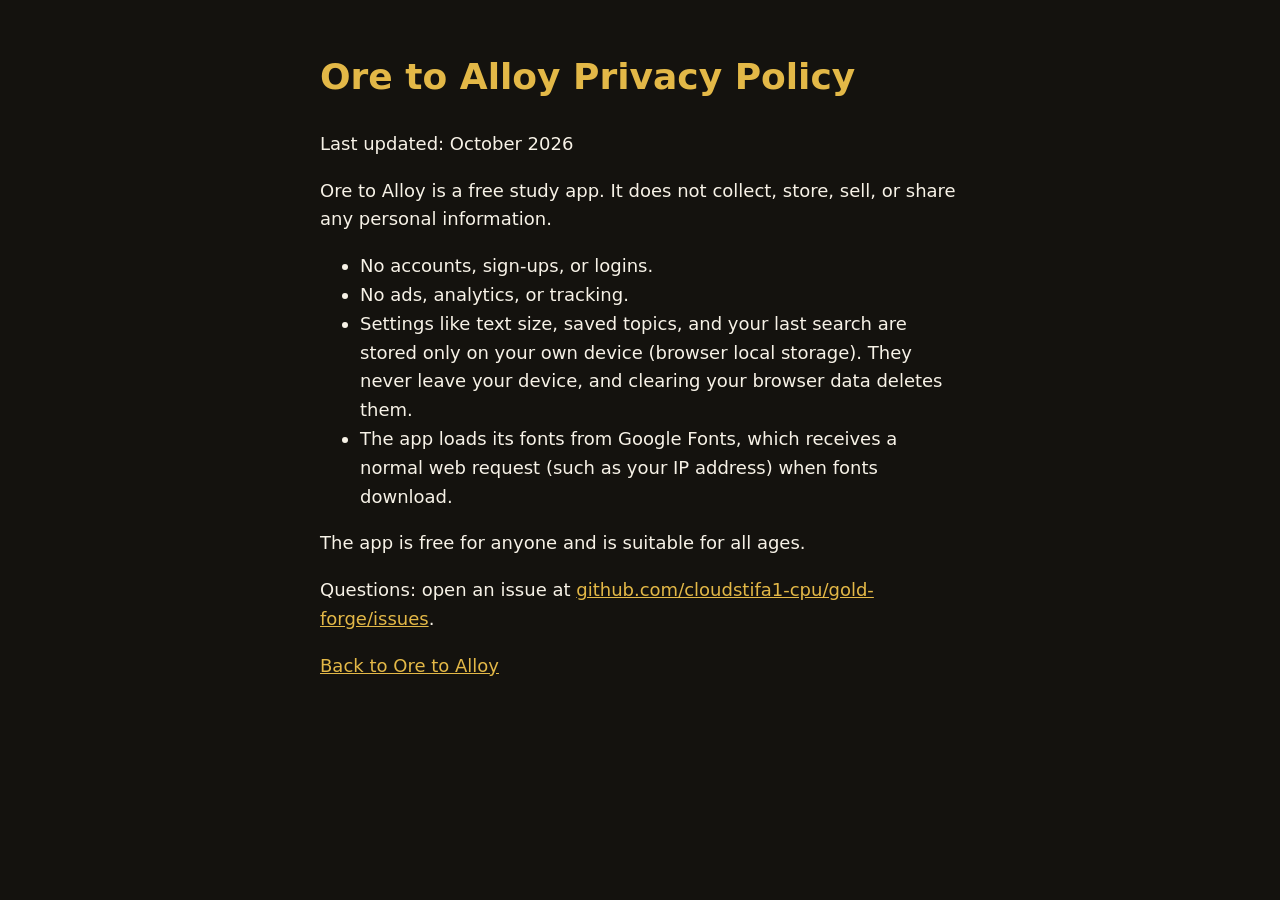
<file: privacy.html>
<!doctype html><html lang="en"><head><meta charset="utf-8"><meta name="viewport" content="width=device-width, initial-scale=1">
<title>Ore to Alloy Privacy Policy</title><style>body{font:18px/1.6 system-ui,sans-serif;max-width:40rem;margin:0 auto;padding:24px 16px;background:#14120E;color:#F7F2E7}a{color:#E3B847}h1{color:#E3B847}</style></head><body>
<h1>Ore to Alloy Privacy Policy</h1><p>Last updated: October 2026</p>
<p>Ore to Alloy is a free study app. It does not collect, store, sell, or share any personal information.</p>
<ul><li>No accounts, sign-ups, or logins.</li><li>No ads, analytics, or tracking.</li>
<li>Settings like text size, saved topics, and your last search are stored only on your own device (browser local storage). They never leave your device, and clearing your browser data deletes them.</li>
<li>The app loads its fonts from Google Fonts, which receives a normal web request (such as your IP address) when fonts download.</li></ul>
<p>The app is free for anyone and is suitable for all ages.</p>
<p>Questions: open an issue at <a href="https://github.com/cloudstifa1-cpu/gold-forge/issues">github.com/cloudstifa1-cpu/gold-forge/issues</a>.</p>
<p><a href="./">Back to Ore to Alloy</a></p></body></html>
</file>
